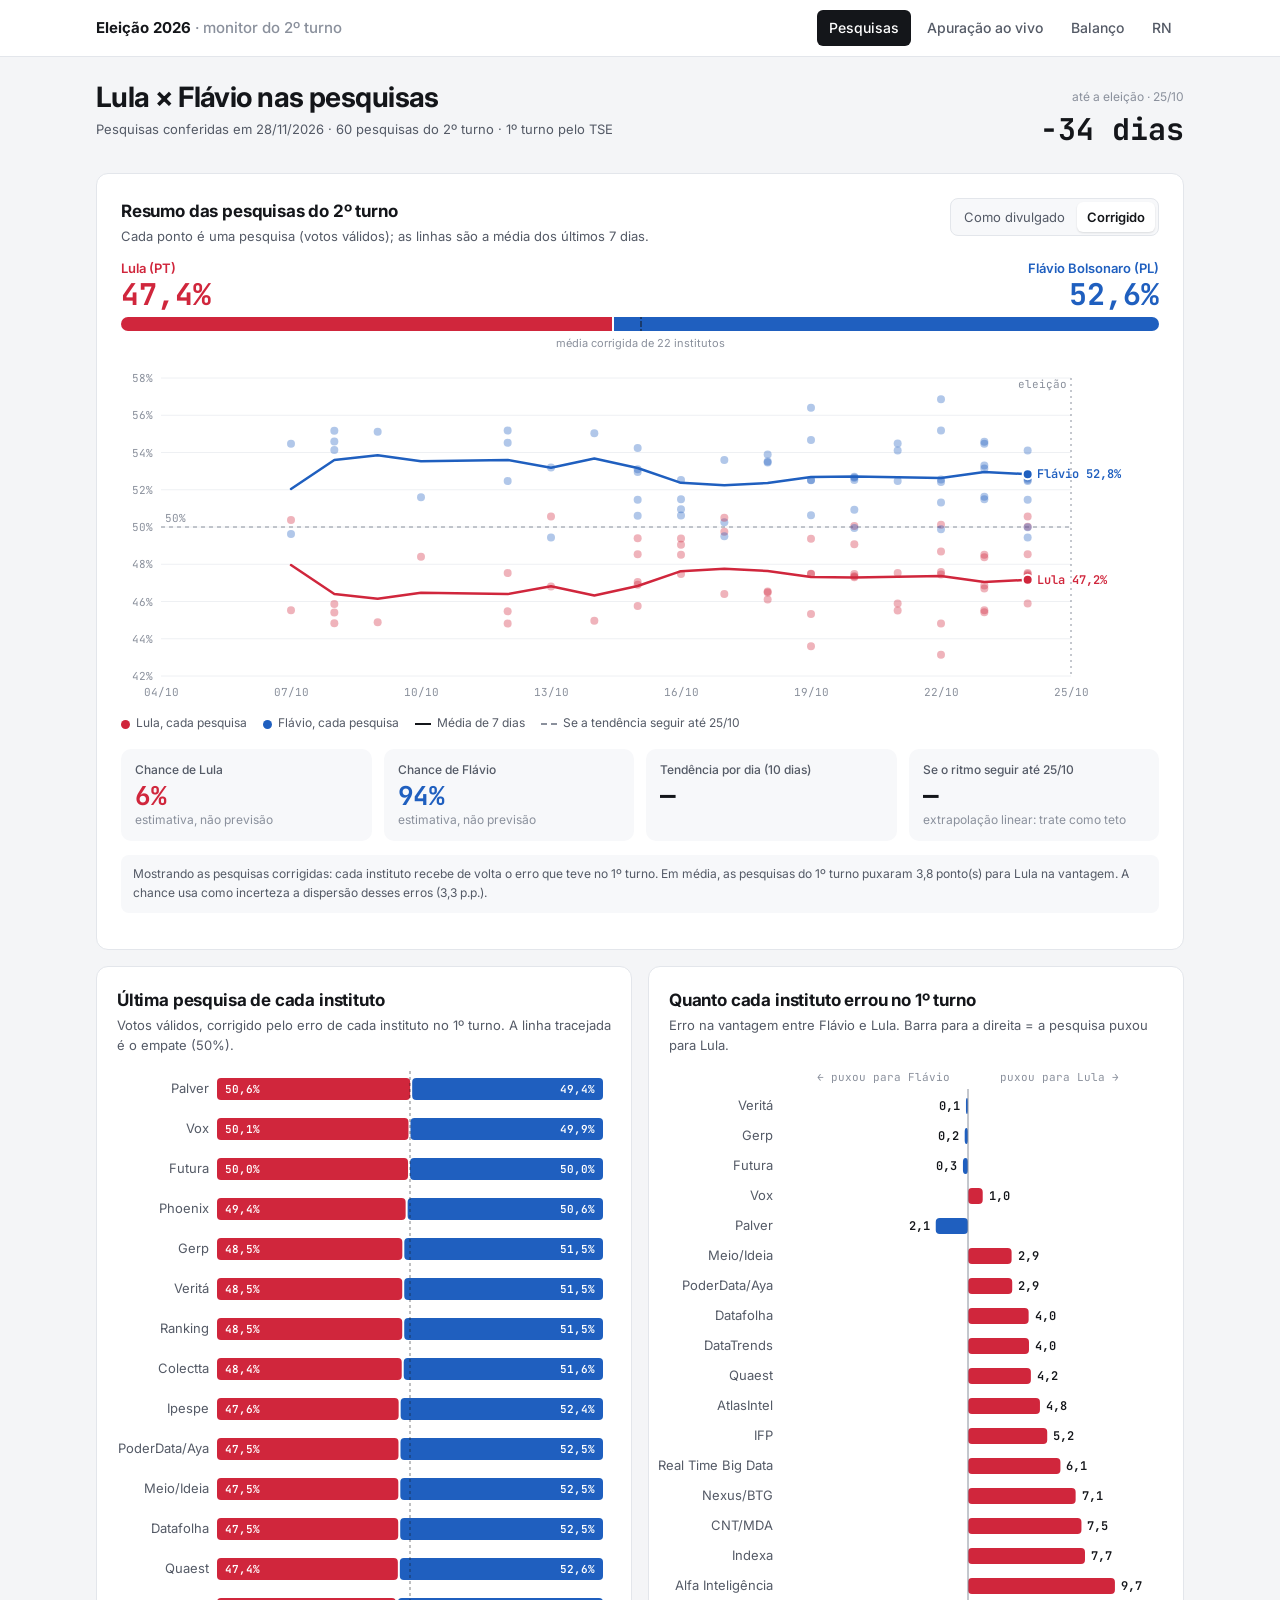
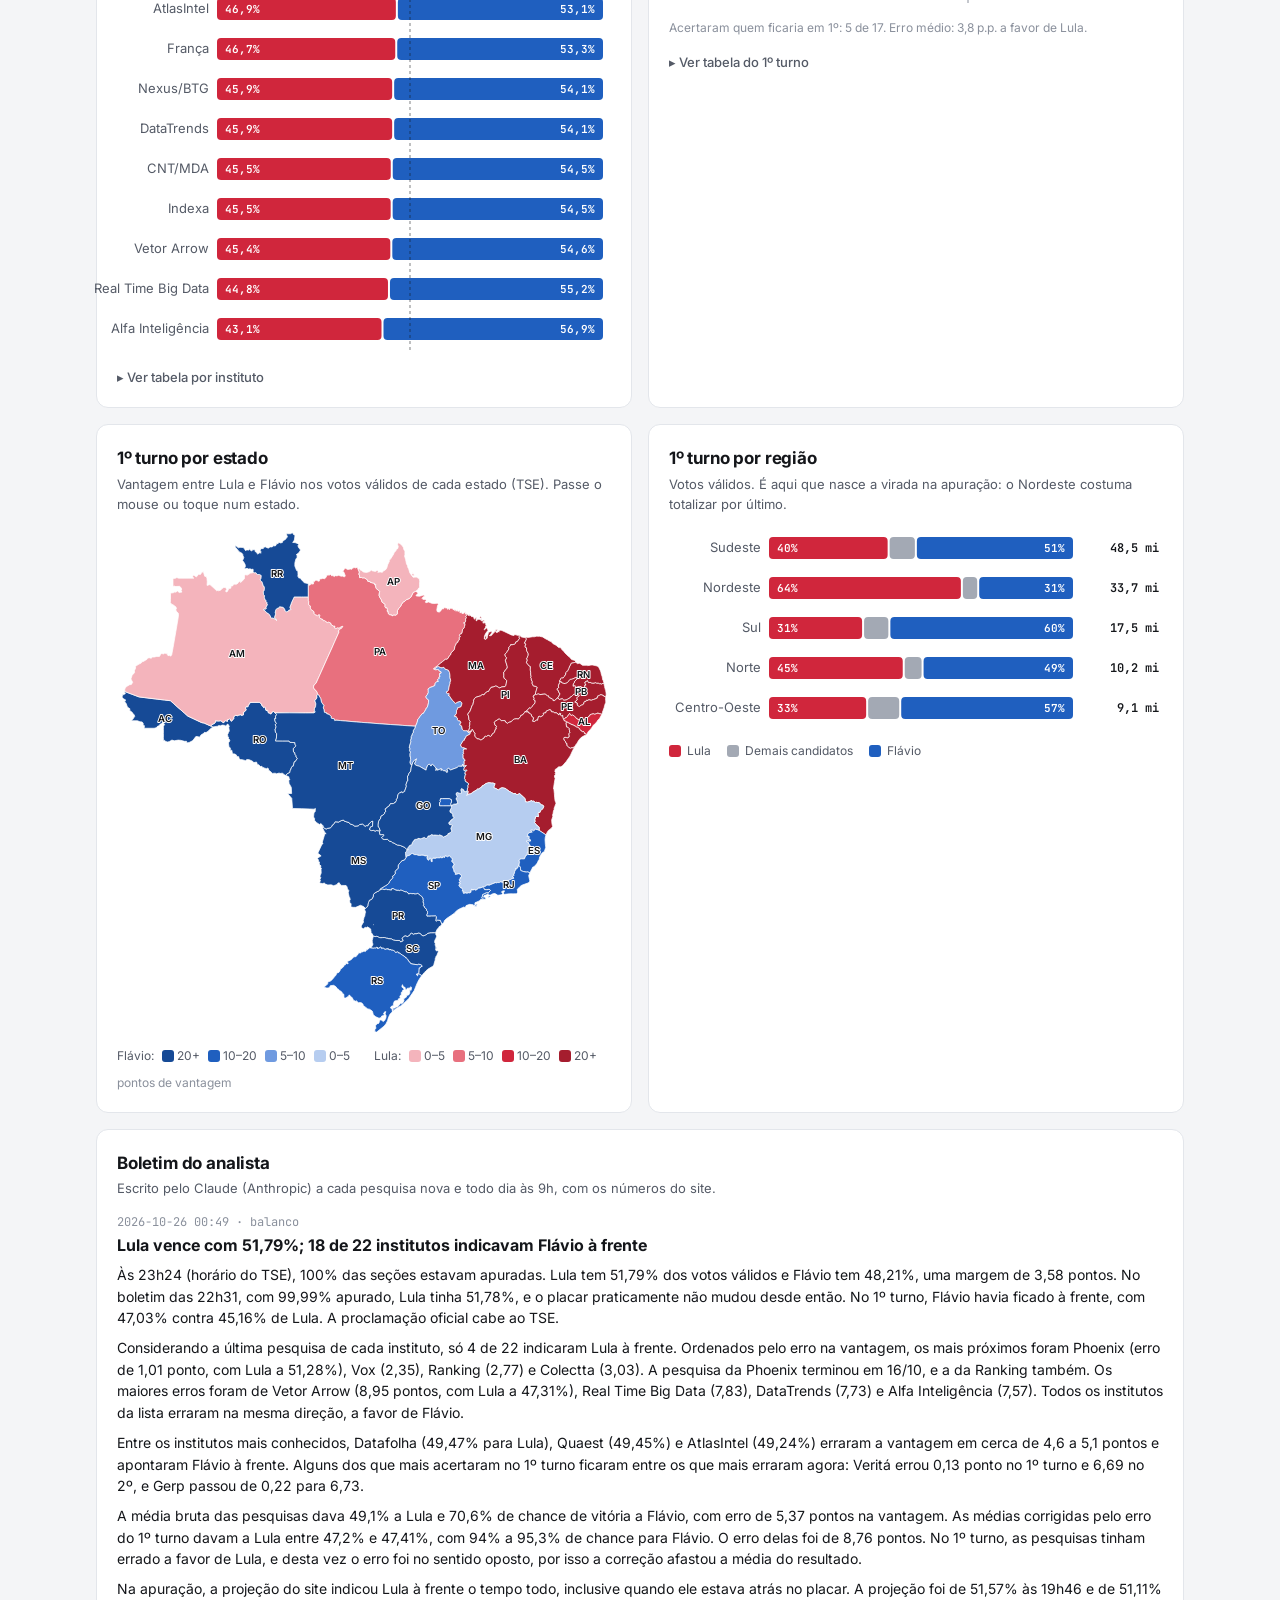
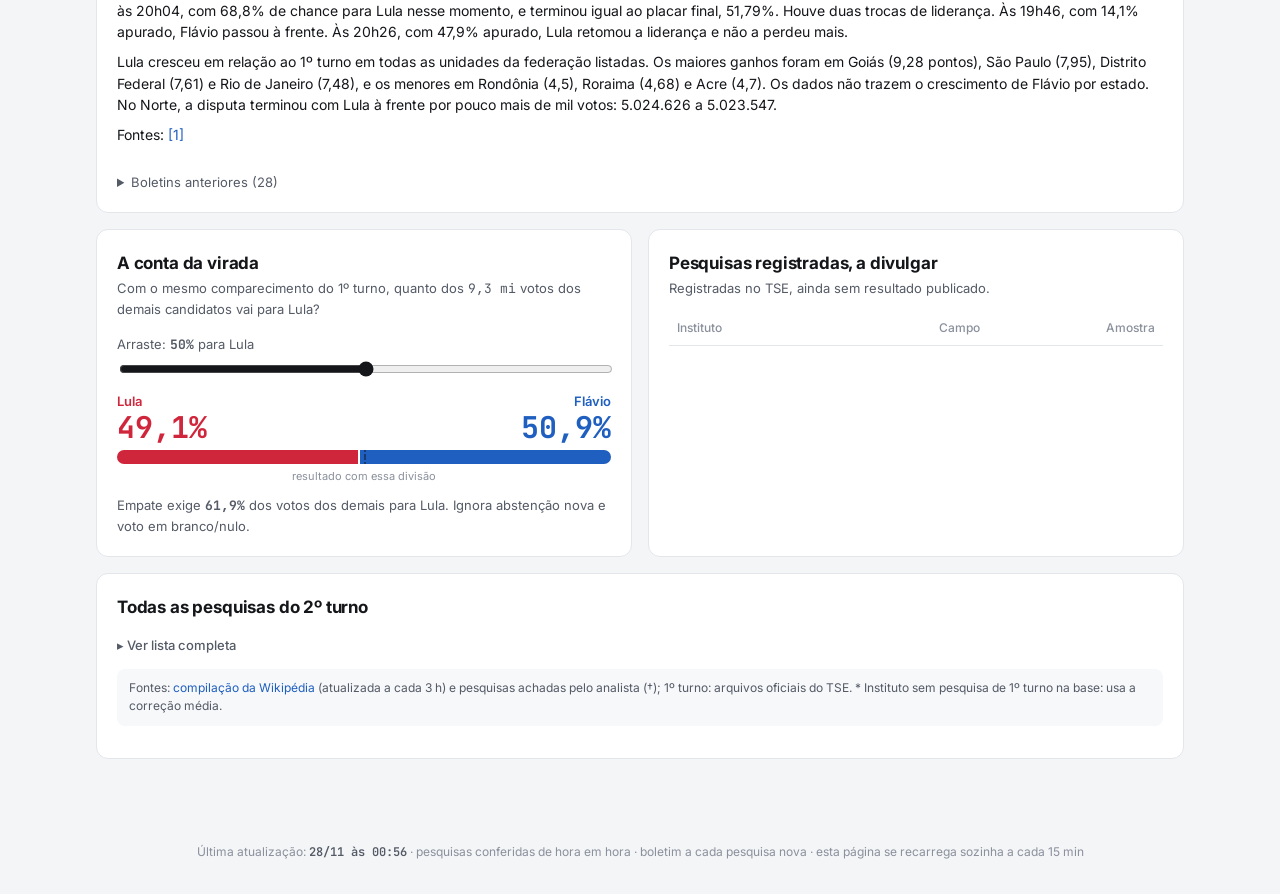
<file: index.html>
<!doctype html>
<html lang="pt-BR"><head><meta charset="utf-8"><title>Monitor Eleição 2026</title>
<meta http-equiv="refresh" content="0; url=painel/index.html"></head>
<body><a href="painel/index.html">Monitor Eleição 2026</a></body></html>
</file>
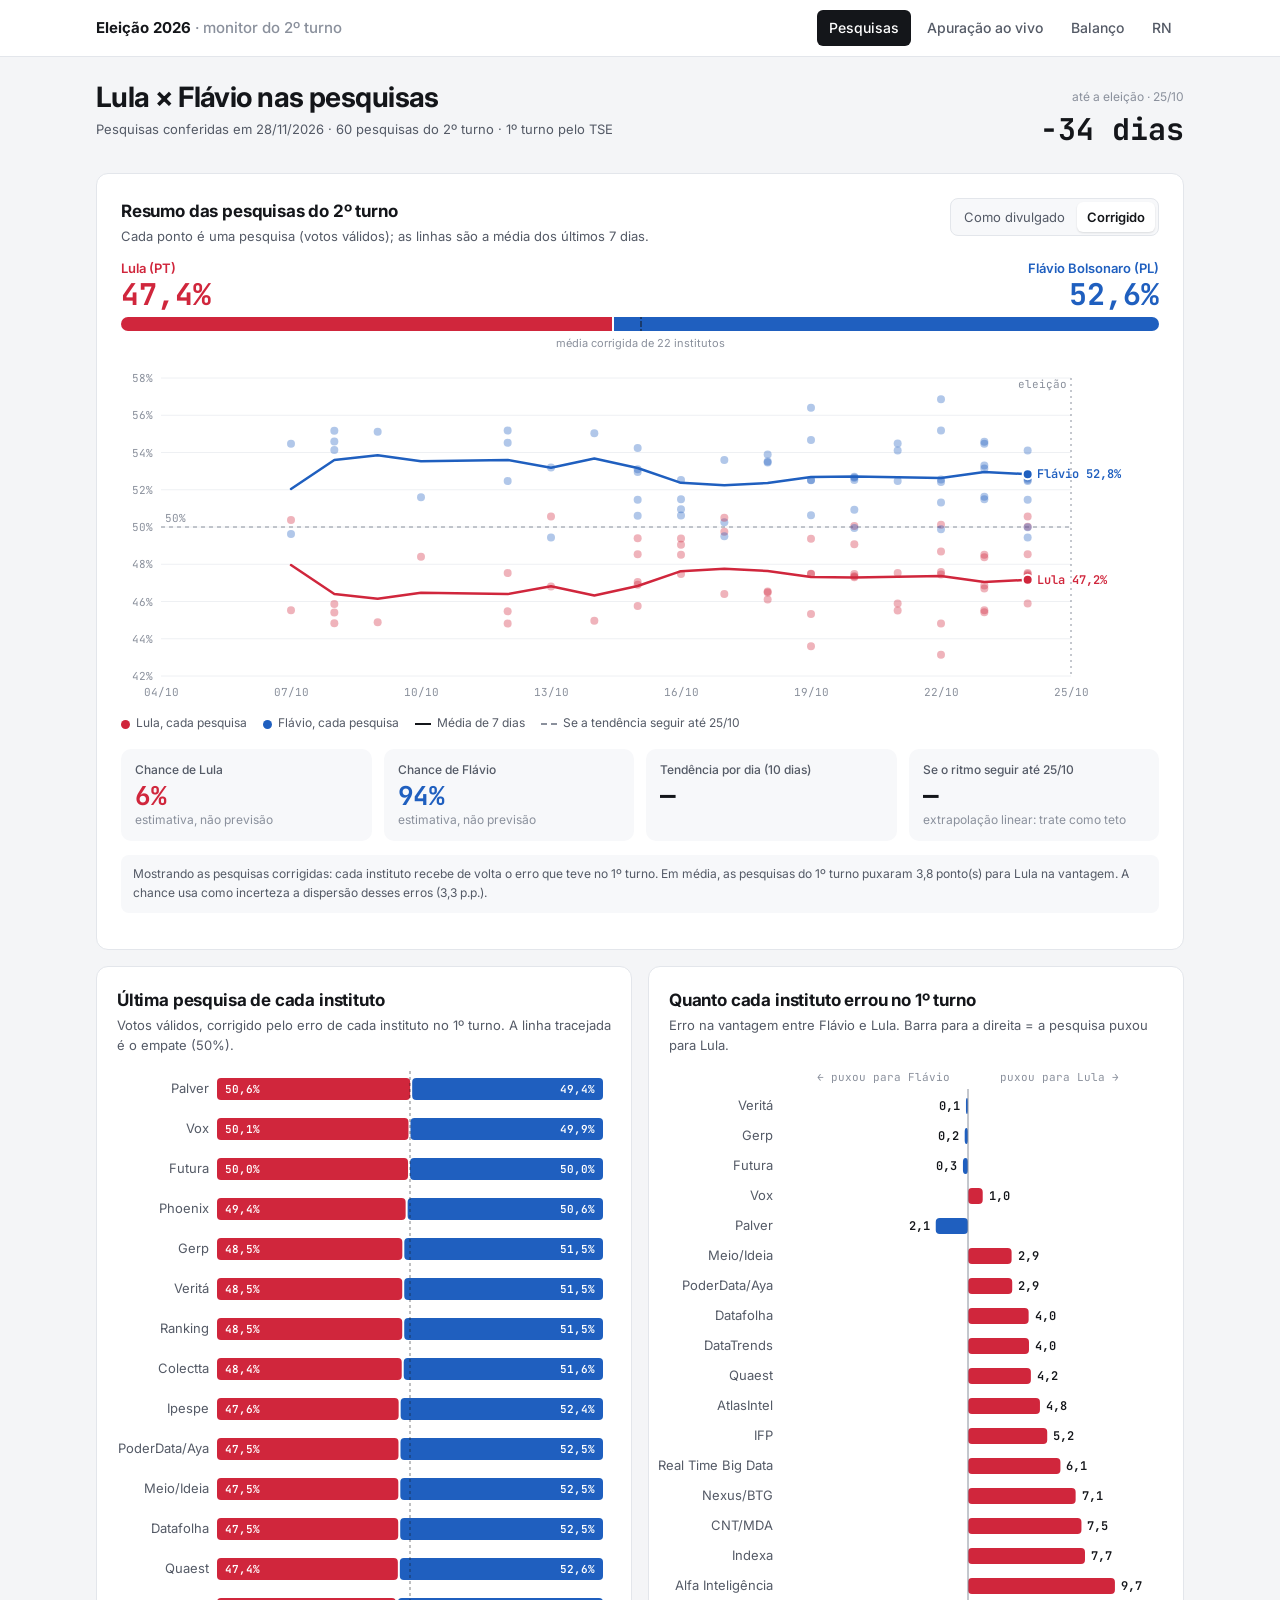
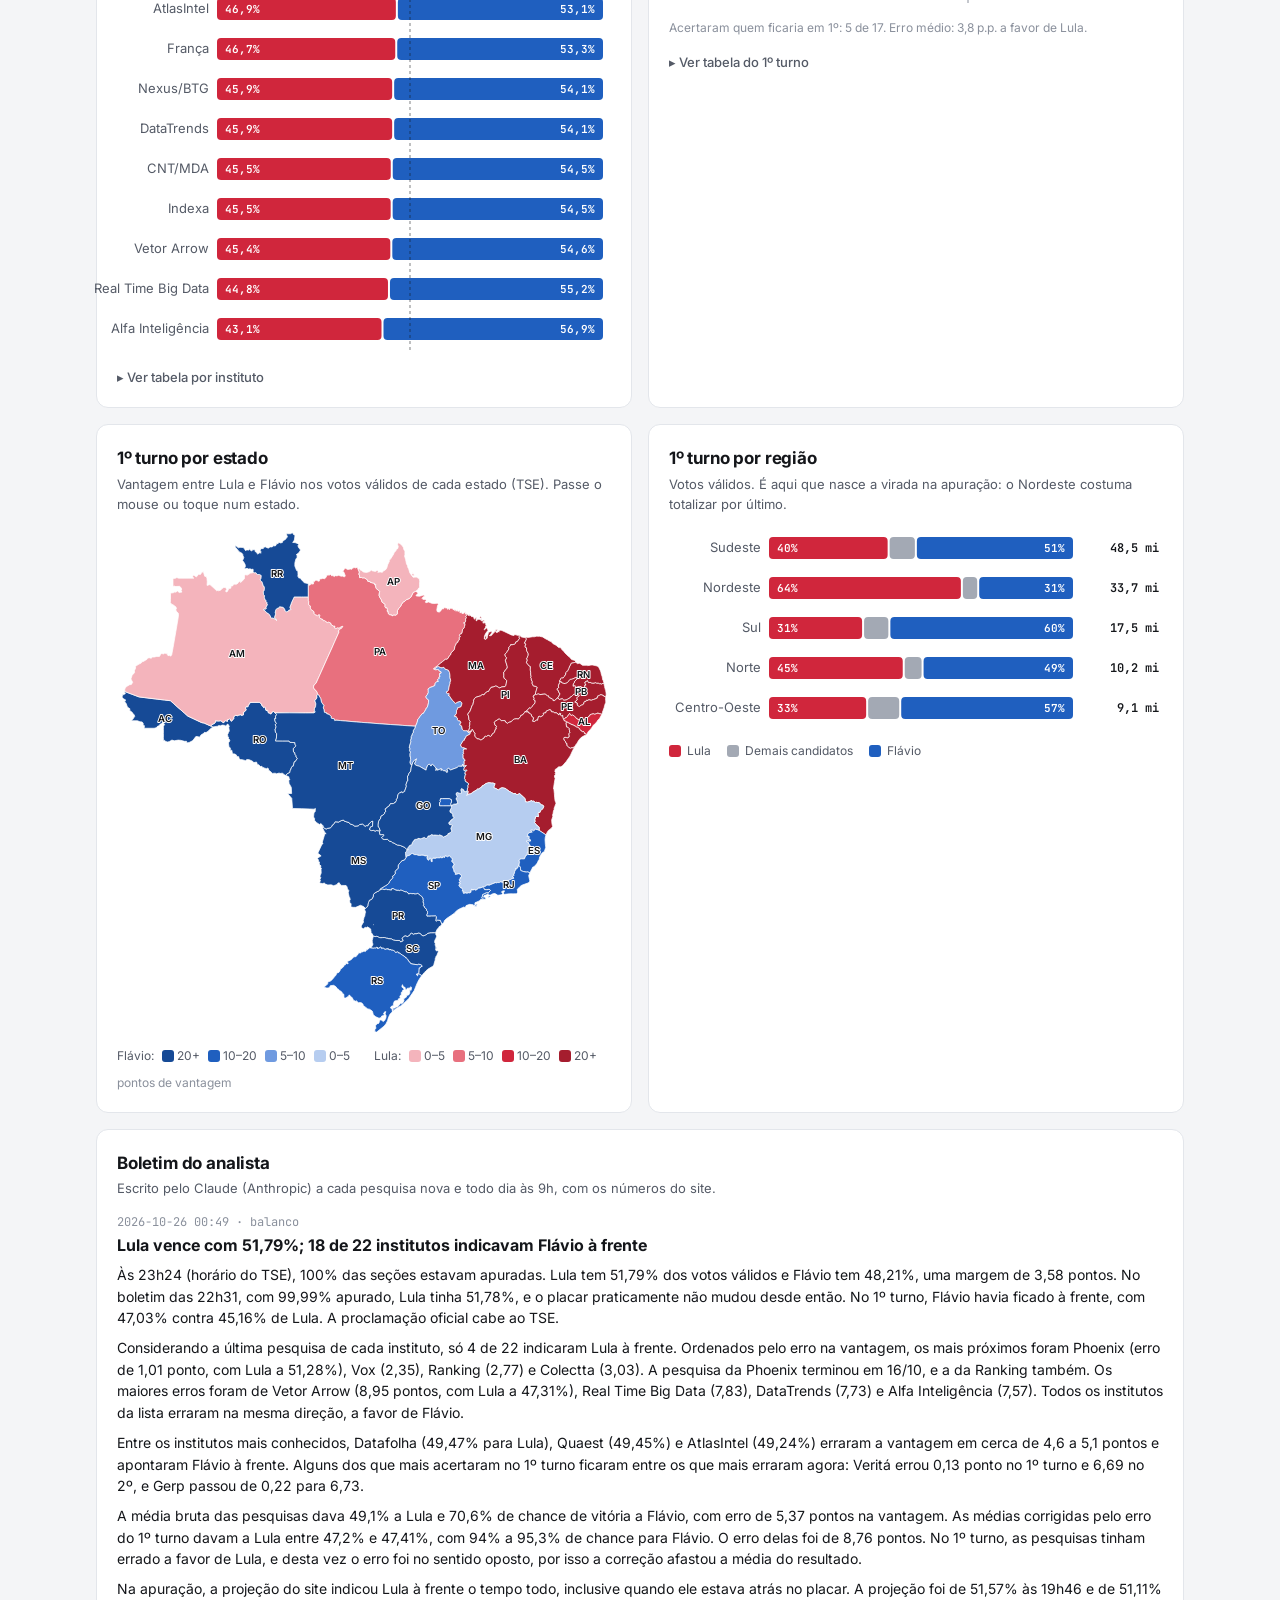
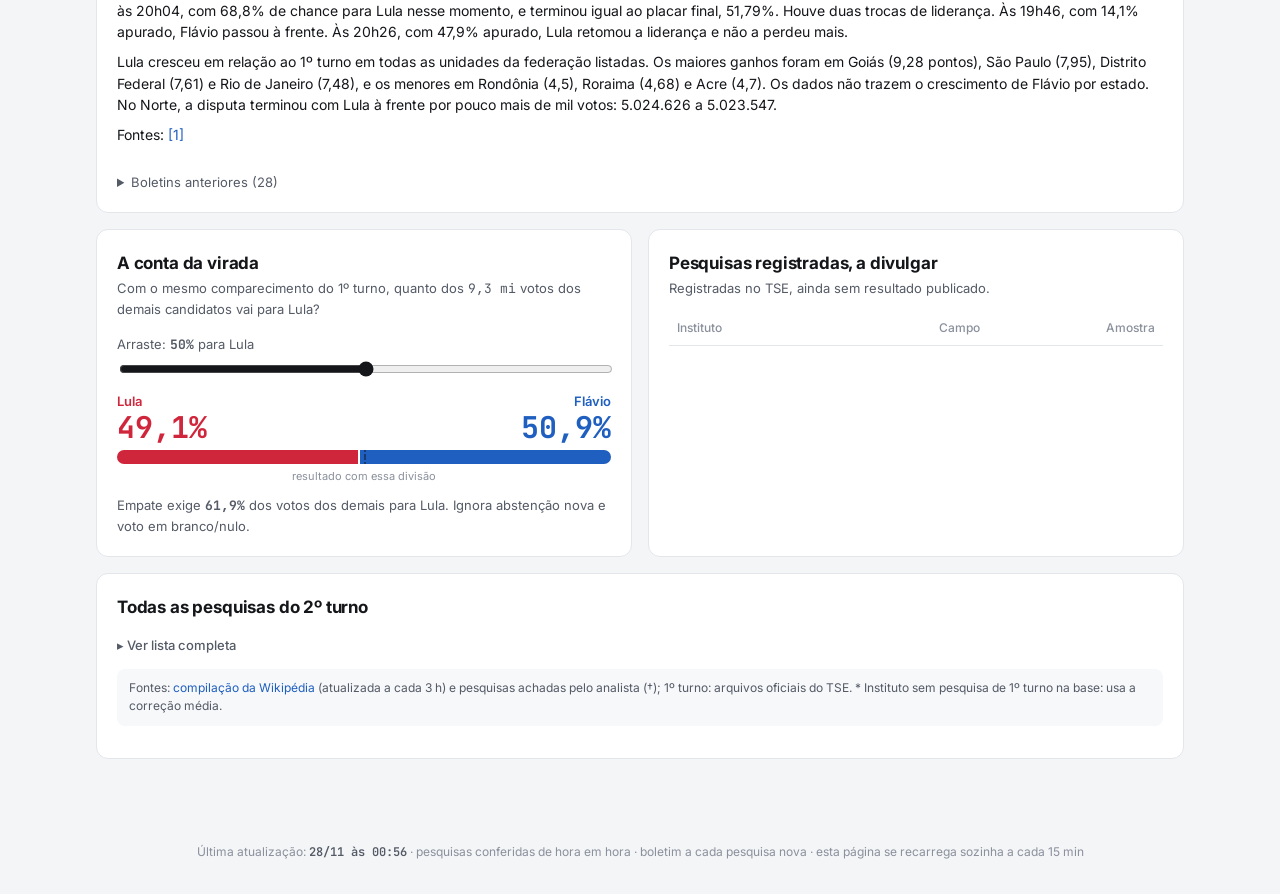
<file: painel/index.html>
<!doctype html>
<html lang="pt-BR">
<head>
<meta charset="utf-8">
<meta name="viewport" content="width=device-width, initial-scale=1">
<meta name="color-scheme" content="light">
<title>Monitor Eleição 2026</title>
<link rel="preconnect" href="https://fonts.googleapis.com">
<link href="https://fonts.googleapis.com/css2?family=Inter:wght@400;500;600;700&family=JetBrains+Mono:wght@400;600&display=swap" rel="stylesheet">
<link rel="stylesheet" href="estilo.css?v=13">
</head>
<body>
<nav class="barra-topo"><div class="dentro">
  <a class="marca" href="index.html">Eleição 2026<span> · monitor do 2º turno</span></a>
  <div class="abas"><a href="index.html" aria-current="page">Pesquisas</a><a href="apuracao.html">Apuração<span class="longo"> ao vivo</span></a><a href="balanco.html">Balanço</a><a href="rn-apuracao.html">RN</a></div>
</div></nav>

<main>
  <div class="titulo">
    <div>
      <h1>Lula × Flávio nas pesquisas</h1>
      <p class="sub" id="atualizado"></p>
    </div>
    <div class="contagem"><div class="mini">até a eleição · 25/10</div><div class="val num" id="dias"></div></div>
  </div>

  <section class="cartao principal">
    <div class="cabeca">
      <div>
        <h2>Resumo das pesquisas do 2º turno</h2>
        <p class="sub" style="margin:0">Cada ponto é uma pesquisa (votos válidos); as linhas são a média dos últimos 7 dias.</p>
      </div>
      <div class="seg" role="group" aria-label="Correção" id="modos">
        <button data-modo="bruta">Como divulgado</button>
        <button data-modo="instituto">Corrigido</button>
      </div>
    </div>
    <div id="duelo"></div>
    <div class="grafico" id="grafResumo" style="margin-top:12px"></div>
    <div class="legenda">
      <span><i class="ponto" style="background:var(--lula)"></i>Lula, cada pesquisa</span>
      <span><i class="ponto" style="background:var(--flavio)"></i>Flávio, cada pesquisa</span>
      <span><i class="linha" style="border-color:var(--texto)"></i>Média de 7 dias</span>
      <span><i class="tracejada" style="border-color:var(--texto-3)"></i>Se a tendência seguir até 25/10</span>
    </div>
    <div class="kpis" id="kpis" style="margin-top:16px"></div>
    <p class="aviso" id="explicaModo"></p>
  </section>

  <div class="grade">
    <section class="cartao">
      <h2>Última pesquisa de cada instituto</h2>
      <p class="sub" id="subInstitutos">Votos válidos. A linha tracejada é o empate (50%).</p>
      <div class="grafico" id="grafInstitutos"></div>
      <details class="tabela"><summary>Ver tabela por instituto</summary><div class="tabela-rola"><table id="institutos"></table></div></details>
    </section>
    <section class="cartao">
      <h2>Quanto cada instituto errou no 1º turno</h2>
      <p class="sub">Erro na vantagem entre Flávio e Lula. Barra para a direita = a pesquisa puxou para Lula.</p>
      <div class="grafico" id="grafErros"></div>
      <p class="mini" id="resumoErros"></p>
      <details class="tabela"><summary>Ver tabela do 1º turno</summary><div class="tabela-rola"><table id="erros1t"></table></div></details>
    </section>
  </div>

  <div class="grade">
    <section class="cartao">
      <h2>1º turno por estado</h2>
      <p class="sub">Vantagem entre Lula e Flávio nos votos válidos de cada estado (TSE). Passe o mouse ou toque num estado.</p>
      <div class="grafico" id="mapa1t"></div>
      <div id="legMapa1t"></div>
    </section>
    <section class="cartao">
      <h2>1º turno por região</h2>
      <p class="sub">Votos válidos. É aqui que nasce a virada na apuração: o Nordeste costuma totalizar por último.</p>
      <div class="grafico" id="grafRegioes"></div>
      <div class="legenda">
        <span><i style="background:var(--lula)"></i>Lula</span>
        <span><i style="background:var(--neutro)"></i>Demais candidatos</span>
        <span><i style="background:var(--flavio)"></i>Flávio</span>
      </div>
    </section>
  </div>

  <section class="cartao" id="secBoletins" style="display:none">
    <h2>Boletim do analista</h2>
    <p class="sub">Escrito pelo Claude (Anthropic) a cada pesquisa nova e todo dia às 9h, com os números do site.</p>
    <div id="boletins"></div>
  </section>

  <div class="grade">
    <section class="cartao">
      <h2>A conta da virada</h2>
      <p class="sub">Com o mesmo comparecimento do 1º turno, quanto dos <span class="num" id="outrosVotos"></span> votos dos demais candidatos vai para Lula?</p>
      <label for="transf" class="sub" style="display:block;margin-bottom:4px">Arraste: <b class="num" id="transfValor"></b> para Lula</label>
      <input type="range" id="transf" min="0" max="100" step="1" value="50">
      <div id="dueloTransf" style="margin-top:8px"></div>
      <p class="sub" id="empate" style="margin:10px 0 0"></p>
    </section>
    <section class="cartao">
      <h2>Pesquisas registradas, a divulgar</h2>
      <p class="sub">Registradas no TSE, ainda sem resultado publicado.</p>
      <div class="tabela-rola" style="margin-top:0"><table id="agenda"></table></div>
    </section>
  </div>

  <section class="cartao">
    <h2>Todas as pesquisas do 2º turno</h2>
    <details class="tabela"><summary>Ver lista completa</summary><div class="tabela-rola"><table id="lista2t"></table></div></details>
    <p class="aviso" id="fonte"></p>
  </section>
</main>
<footer class="rodape" id="rodape"></footer>

<script src="graficos.js?v=13"></script>
<script src="mapa-br.js?v=1"></script>
<script>document.write('<script src="dados.js?t=' + Date.now() + '"><\/script>'); /* sempre a versão mais nova dos dados, sem esperar o cache */</script>
<script>
(() => {
  const D = window.DADOS, P = D.pesquisas, BR = D.primeiro_turno.br;
  const fmt = (n, c = 1) => n.toLocaleString("pt-BR", { minimumFractionDigits: c, maximumFractionDigits: c });
  const sinal = (n, c = 1) => (n > 0 ? "+" : n < 0 ? "−" : "") + fmt(Math.abs(n), c);
  const milhoes = n => fmt(n / 1e6, 1) + " mi";
  const dataBR = s => s.slice(8, 10) + "/" + s.slice(5, 7);
  const dias = (a, b) => (new Date(b + "T12:00:00") - new Date(a + "T12:00:00")) / 864e5;
  const el = id => document.getElementById(id);
  const esc = G.esc;
  const HOJE = P.atualizado_em, ELEICAO = "2026-10-25";

  // Resultado real do 1º turno em % dos válidos (fonte: TSE).
  const real = { lula: 100 * BR.lula / BR.validos, flavio: 100 * BR.flavio / BR.validos };
  const margemReal = real.flavio - real.lula;

  // Pesquisa → votos válidos. Sem 'indecisos', o instituto já divulga válidos; com ele, a base é o que sobra.
  const validos1t = p => { const base = p.indecisos == null ? 100 : 100 - p.indecisos; return { lula: 100 * p.lula / base, flavio: 100 * p.flavio / base }; };
  const validos2t = p => ({ lula: 100 * p.lula / (p.lula + p.flavio), flavio: 100 * p.flavio / (p.lula + p.flavio) });

  // Erro de cada instituto no 1º turno, na vantagem Flávio − Lula.
  const erros = P.primeiro_turno_ultima_por_instituto.map(p => {
    const v = validos1t(p);
    return { ...p, v, erroMargem: (v.flavio - v.lula) - margemReal };
  }).sort((a, b) => a.erroMargem - b.erroMargem);
  const erroDe = Object.fromEntries(erros.map(e => [e.instituto, e.erroMargem]));
  const erroMedio = erros.reduce((s, e) => s + e.erroMargem, 0) / erros.length;
  const desvio = Math.sqrt(erros.reduce((s, e) => s + (e.erroMargem - erroMedio) ** 2, 0) / (erros.length - 1));

  // Correção: se o instituto subestimou Flávio em X pontos no 1º turno, devolve X ao 2º.
  const correcao = (inst, modo) => modo === "bruta" ? 0 : -(erroDe[inst] ?? erroMedio);
  const p2 = P.segundo_turno.map(p => ({ ...p, v: validos2t(p), margem: validos2t(p).flavio - validos2t(p).lula }))
    .sort((a, b) => b.fim.localeCompare(a.fim));
  const ultimas = {}; for (const p of p2) if (!ultimas[p.instituto]) ultimas[p.instituto] = p;

  function media(modo) {
    let soma = 0, pesos = 0;
    for (const p of Object.values(ultimas)) {
      const peso = Math.sqrt(Math.min(p.amostra, 5000)) * Math.exp(-dias(p.fim, HOJE) / 7);
      soma += peso * (p.margem + correcao(p.instituto, modo)); pesos += peso;
    }
    return { margem: soma / pesos, n: Object.keys(ultimas).length };
  }
  function tendencia(modo) {
    const pts = p2.filter(p => dias(p.fim, HOJE) <= 10).map(p => ({ x: -dias(p.fim, HOJE), y: p.margem + correcao(p.instituto, modo) }));
    if (pts.length < 4) return null;
    const mx = pts.reduce((a, p) => a + p.x, 0) / pts.length, my = pts.reduce((a, p) => a + p.y, 0) / pts.length;
    const sxx = pts.reduce((a, p) => a + (p.x - mx) ** 2, 0);
    const b = pts.reduce((a, p) => a + (p.x - mx) * (p.y - my), 0) / sxx;
    const res = Math.sqrt(pts.reduce((a, p) => a + (p.y - (my + b * (p.x - mx))) ** 2, 0) / (pts.length - 2));
    return { b, ic: 1.96 * res / Math.sqrt(sxx), hoje: my - b * mx, dia25: my + b * (dias(HOJE, ELEICAO) - mx), n: pts.length };
  }
  const phi = x => { const t = 1 / (1 + .2316419 * Math.abs(x)); const d = .3989423 * Math.exp(-x * x / 2);
    const p = d * t * (.3193815 + t * (-.3565638 + t * (1.781478 + t * (-1.821256 + t * 1.330274)))); return x > 0 ? 1 - p : p; };
  const kpi = (rot, val, det = "", cls = "") => `<div class="kpi"><div class="rot">${rot}</div><div class="val num ${cls}">${val}</div><div class="det">${det}</div></div>`;

  el("atualizado").textContent = `Pesquisas conferidas em ${dataBR(HOJE)}/2026 · ${p2.length} pesquisas do 2º turno · 1º turno pelo TSE`;
  el("dias").textContent = Math.round(dias(HOJE, ELEICAO)) + " dias";

  // ------------------------------------------------ resumo principal
  let modo = "instituto";
  function desenhaResumo() {
    document.querySelectorAll("#modos button").forEach(b => b.setAttribute("aria-pressed", b.dataset.modo === modo));
    const m = media(modo), t = tendencia(modo);
    const lula = 50 - m.margem / 2, flavio = 50 + m.margem / 2;
    const chanceF = phi(m.margem / desvio);
    G.duelo(el("duelo"), lula, flavio, "Lula (PT)", "Flávio Bolsonaro (PL)", `média ${modo === "bruta" ? "como divulgada" : "corrigida"} de ${m.n} institutos`);

    const pontoL = p => 50 - (p.margem + correcao(p.instituto, modo)) / 2;
    // Média móvel de 7 dias em cada data de término, com só a pesquisa mais recente de cada instituto na janela.
    const datas = [...new Set(p2.map(p => p.fim))].sort();
    const mediaEm = dt => { const janela = {}; for (const p of p2) if (dias(p.fim, dt) >= 0 && dias(p.fim, dt) < 7 && !janela[p.instituto]) janela[p.instituto] = p;
      const v = Object.values(janela); return v.reduce((a, p) => a + pontoL(p), 0) / v.length; };
    const serieL = datas.map(dt => [dt, mediaEm(dt)]);
    const vals = p2.map(pontoL);
    const lim = Math.max(8, Math.ceil(Math.max(...vals.map(v => Math.abs(v - 50))) + 1));
    const series = [
      { nome: "Lula", cor: "var(--lula)", pontos: serieL },
      { nome: "Flávio", cor: "var(--flavio)", pontos: serieL.map(([d, v]) => [d, 100 - v]) },
    ];
    if (t) {
      const ultimo = serieL.at(-1)[0];
      const fimL = 50 - t.dia25 / 2, iniL = serieL.at(-1)[1];
      series.push({ nome: "", cor: "var(--lula)", pontos: [[ultimo, iniL], [ELEICAO, fimL]], tracejada: true, largura: 1.5, opacidade: .45, rotulo: false });
      series.push({ nome: "", cor: "var(--flavio)", pontos: [[ultimo, 100 - iniL], [ELEICAO, 100 - fimL]], tracejada: true, largura: 1.5, opacidade: .45, rotulo: false });
    }
    G.linhas(el("grafResumo"), {
      rotulo: "Lula e Flávio nas pesquisas do 2º turno",
      x: { min: "2026-10-04", max: ELEICAO },
      y: { min: 50 - lim, max: 50 + lim, passo: lim > 10 ? 4 : 2, fmt: v => v + "%", fmtValor: v => fmt(v) + "%" },
      series,
      pontos: p2.flatMap(p => [{ x: p.fim, y: pontoL(p), cor: "var(--lula)" }, { x: p.fim, y: 100 - pontoL(p), cor: "var(--flavio)" }]),
      refY: [{ y: 50, rotulo: "50%" }],
      refX: [{ x: HOJE, rotulo: "hoje" }, { x: ELEICAO, rotulo: "eleição" }],
      dicaX: dt => {
        const doDia = p2.filter(p => p.fim === dt);
        const mm = serieL.find(s => s[0] === dt);
        return `<b>${dataBR(dt)}</b>` + (mm ? `<br>Média: <span class="q" style="background:var(--lula)"></span>${fmt(mm[1])}% × <span class="q" style="background:var(--flavio)"></span>${fmt(100 - mm[1])}%` : "") +
          doDia.map(p => `<br>${esc(p.instituto)}: ${fmt(pontoL(p))}% × ${fmt(100 - pontoL(p))}%`).join("");
      },
    });

    const tTexto = t ? `${t.b === 0 ? "estável" : (t.b > 0 ? "Flávio" : "Lula") + " +" + fmt(Math.abs(t.b), 2)}` : "—";
    el("kpis").innerHTML =
      kpi("Chance de Lula", fmt(100 * (1 - chanceF), 0) + "%", "estimativa, não previsão", "lula") +
      kpi("Chance de Flávio", fmt(100 * chanceF, 0) + "%", "estimativa, não previsão", "flavio") +
      kpi("Tendência por dia (10 dias)", tTexto, t ? (Math.abs(t.b) < t.ic ? "não dá para distinguir de estabilidade" : `±${fmt(t.ic, 2)} por dia (95%)`) : "") +
      kpi("Se o ritmo seguir até 25/10", t ? (t.dia25 >= 0 ? "Flávio " : "Lula ") + sinal(Math.abs(t.dia25)) : "—", "extrapolação linear: trate como teto");
    el("explicaModo").innerHTML = modo === "bruta"
      ? "Mostrando as pesquisas como foram divulgadas, convertidas para votos válidos."
      : `Mostrando as pesquisas corrigidas: cada instituto recebe de volta o erro que teve no 1º turno. Em média, as pesquisas do 1º turno puxaram ${fmt(Math.abs(erroMedio))} ponto(s) para ${erroMedio < 0 ? "Lula" : "Flávio"} na vantagem. A chance usa como incerteza a dispersão desses erros (${fmt(desvio)} p.p.).`;
    desenhaInstitutos();
  }
  document.querySelectorAll("#modos button").forEach(b => b.addEventListener("click", () => { modo = b.dataset.modo; desenhaResumo(); }));

  // ------------------------------------------------ última pesquisa de cada instituto
  function desenhaInstitutos() {
    // Uma barra Lula × Flávio por instituto, no mesmo modo (divulgado ou corrigido) do gráfico principal.
    const lista = Object.values(ultimas).map(p => { const L = 50 - (p.margem + correcao(p.instituto, modo)) / 2; return { p, L, F: 100 - L }; })
      .sort((a, b) => b.L - a.L);
    el("subInstitutos").textContent = `Votos válidos, ${modo === "bruta" ? "como divulgado" : "corrigido pelo erro de cada instituto no 1º turno"}. A linha tracejada é o empate (50%).`;
    G.empilhadas(el("grafInstitutos"), {
      direita: true, meio: true, larguraDireita: 112, direitaCelular: false,
      itens: lista.map(l => {
        const v = Math.abs(l.L - l.F), quem = l.L > l.F ? "Lula" : l.F > l.L ? "Flávio" : "Empate";
        return {
          rotulo: l.p.instituto,
          partes: [{ valor: l.L, cor: "var(--lula)", texto: fmt(l.L) + "%" }, { valor: l.F, cor: "var(--flavio)", texto: fmt(l.F) + "%" }],
          direita: quem === "Empate" ? "empate" : `${quem} +${fmt(v)}`, corDireita: quem === "Lula" ? "var(--lula)" : quem === "Flávio" ? "var(--flavio)" : null,
          dica: `<b>${esc(l.p.instituto)}</b> · campo ${dataBR(l.p.inicio)}–${dataBR(l.p.fim)}<br>Divulgado (válidos): Lula ${fmt(l.p.v.lula)}% × Flávio ${fmt(l.p.v.flavio)}%` +
            (modo === "bruta" ? "" : `<br>Corrigido: Lula ${fmt(l.L)}% × Flávio ${fmt(l.F)}%${erroDe[l.p.instituto] == null ? " (erro médio)" : ""}`) +
            `<br>Amostra ${l.p.amostra.toLocaleString("pt-BR")}`,
        };
      }),
    });
  }

  // ------------------------------------------------ erros do 1º turno
  const maxErro = Math.ceil(Math.max(...erros.map(e => Math.abs(e.erroMargem))));
  G.barras(el("grafErros"), {
    divergente: true, max: maxErro, rotuloNeg: "← puxou para Flávio", rotuloPos: "puxou para Lula →",
    itens: [...erros].sort((a, b) => Math.abs(a.erroMargem) - Math.abs(b.erroMargem)).map(e => ({
      rotulo: e.instituto, valor: -e.erroMargem, cor: e.erroMargem < 0 ? "var(--lula)" : "var(--flavio)",
      texto: fmt(Math.abs(e.erroMargem)),
      dica: `<b>${esc(e.instituto)}</b> · ${dataBR(e.fim)}<br>Pesquisa: Lula ${fmt(e.v.lula)}% × Flávio ${fmt(e.v.flavio)}%<br>Urna: Lula ${fmt(real.lula)}% × Flávio ${fmt(real.flavio)}%<br>Líder certo? ${e.v.flavio > e.v.lula ? "sim" : "não"}`,
    })),
  });
  const acertaram = erros.filter(e => e.v.flavio > e.v.lula).length;
  el("resumoErros").textContent = `Acertaram quem ficaria em 1º: ${acertaram} de ${erros.length}. Erro médio: ${fmt(Math.abs(erroMedio))} p.p. a favor de ${erroMedio < 0 ? "Lula" : "Flávio"}.`;
  el("erros1t").innerHTML = `<tr><th>Instituto</th><th>Data</th><th>Lula</th><th>Flávio</th><th>Erro vantagem</th><th>Líder certo?</th></tr>` +
    `<tr class="destaque"><td>Resultado TSE</td><td class="num">04/10</td><td class="num">${fmt(real.lula)}</td><td class="num">${fmt(real.flavio)}</td><td></td><td></td></tr>` +
    [...erros].sort((a, b) => Math.abs(a.erroMargem) - Math.abs(b.erroMargem)).map(e => `<tr><td>${esc(e.instituto)}</td><td class="num">${dataBR(e.fim)}</td><td class="num">${fmt(e.v.lula)}</td><td class="num">${fmt(e.v.flavio)}</td><td class="num">${sinal(e.erroMargem)}</td><td>${e.v.flavio > e.v.lula ? "sim" : "não"}</td></tr>`).join("");

  // ------------------------------------------------ tabela por instituto (2º turno)
  el("institutos").innerHTML = `<tr><th>Instituto</th><th>Nº</th><th>Lula 1ª → última</th><th>Variação</th><th>Erro 1º turno</th></tr>` +
    [...new Set(p2.map(p => p.instituto))].map(nome => {
      const meus = p2.filter(p => p.instituto === nome).sort((a, b) => a.fim.localeCompare(b.fim));
      const d = meus.at(-1).v.lula - meus[0].v.lula;
      return `<tr><td>${esc(nome)}</td><td class="num">${meus.length}</td><td class="num">${fmt(meus[0].v.lula)} → ${fmt(meus.at(-1).v.lula)}</td><td class="num">${meus.length > 1 ? sinal(d) : "—"}</td><td class="num">${erroDe[nome] == null ? "—" : sinal(erroDe[nome])}</td></tr>`;
    }).join("");

  // ------------------------------------------------ conta da virada
  el("outrosVotos").textContent = milhoes(BR.outros);
  const empate = (BR.flavio - BR.lula + BR.outros) / (2 * BR.outros);
  function desenhaTransf() {
    const t = +el("transf").value / 100;
    el("transfValor").textContent = fmt(100 * t, 0) + "%";
    G.duelo(el("dueloTransf"), BR.lula + t * BR.outros, BR.flavio + (1 - t) * BR.outros, "Lula", "Flávio", "resultado com essa divisão");
    el("empate").innerHTML = `Empate exige <b class="num">${fmt(100 * empate)}%</b> dos votos dos demais para Lula. Ignora abstenção nova e voto em branco/nulo.`;
  }
  el("transf").addEventListener("input", desenhaTransf);
  desenhaTransf();

  // ------------------------------------------------ regiões (1º turno)
  const nomes = { N: "Norte", NE: "Nordeste", CO: "Centro-Oeste", SE: "Sudeste", S: "Sul", EX: "Exterior" };
  const reg = {};
  for (const [uf, r] of Object.entries(D.primeiro_turno)) { if (uf === "br") continue;
    const g = reg[r.regiao] ??= { lula: 0, flavio: 0, outros: 0, validos: 0 }; g.lula += r.lula; g.flavio += r.flavio; g.outros += r.outros; g.validos += r.validos; }
  G.empilhadas(el("grafRegioes"), {
    direita: true,
    itens: Object.entries(reg).filter(([k]) => k !== "EX").sort((a, b) => b[1].validos - a[1].validos).map(([k, g]) => ({
      rotulo: nomes[k], direita: milhoes(g.validos),
      partes: [{ valor: g.lula, cor: "var(--lula)", texto: fmt(100 * g.lula / g.validos, 0) + "%" }, { valor: g.outros, cor: "var(--neutro)" },
               { valor: g.flavio, cor: "var(--flavio)", texto: fmt(100 * g.flavio / g.validos, 0) + "%" }],
      dica: `<b>${nomes[k]}</b> · ${milhoes(g.validos)} válidos<br>Lula ${fmt(100 * g.lula / g.validos)}% · Flávio ${fmt(100 * g.flavio / g.validos)}% · demais ${fmt(100 * g.outros / g.validos)}%<br>Saldo: ${g.lula > g.flavio ? "Lula" : "Flávio"} +${milhoes(Math.abs(g.lula - g.flavio))}`,
    })),
  });

  // ------------------------------------------------ mapa do 1º turno
  const NOMES_UF = { ac: "Acre", al: "Alagoas", am: "Amazonas", ap: "Amapá", ba: "Bahia", ce: "Ceará", df: "Distrito Federal", es: "Espírito Santo", go: "Goiás", ma: "Maranhão", mg: "Minas Gerais", ms: "Mato Grosso do Sul", mt: "Mato Grosso", pa: "Pará", pb: "Paraíba", pe: "Pernambuco", pi: "Piauí", pr: "Paraná", rj: "Rio de Janeiro", rn: "Rio Grande do Norte", ro: "Rondônia", rr: "Roraima", rs: "Rio Grande do Sul", sc: "Santa Catarina", se: "Sergipe", sp: "São Paulo", to: "Tocantins" };
  const valores1t = {};
  for (const [uf, r] of Object.entries(D.primeiro_turno)) {
    if (!NOMES_UF[uf]) continue;
    const l = 100 * r.lula / r.validos, f = 100 * r.flavio / r.validos, m = l - f;
    valores1t[uf] = { cor: G.corMargem(m),
      dica: `<b>${NOMES_UF[uf]}</b><br>Lula ${fmt(l)}% · Flávio ${fmt(f)}% · demais ${fmt(100 - l - f)}%<br>Vantagem: ${m >= 0 ? "Lula" : "Flávio"} +${fmt(Math.abs(m))} · ${milhoes(r.validos)} válidos` };
  }
  G.mapa(el("mapa1t"), { valores: valores1t, rotulo: "Resultado do 1º turno por estado" });
  el("legMapa1t").innerHTML = G.legendaMapa();

  // ------------------------------------------------ boletins
  const bol = D.boletins || [];
  if (bol.length) {
    el("secBoletins").style.display = "block";
    const bloco = b => `<div class="boletim"><div class="quando num">${esc(b.quando).replace("T", " ").slice(0, 16)} · ${esc(b.tipo)}</div>` +
      `<h3>${esc(b.titulo)}</h3>${(b.paragrafos || []).map(t => `<p>${esc(t)}</p>`).join("")}` +
      `${(b.fontes || []).length ? `<p class="mini">Fontes: ${b.fontes.map((u, i) => `<a href="${esc(u)}" rel="noopener">[${i + 1}]</a>`).join(" ")}</p>` : ""}</div>`;
    el("boletins").innerHTML = bloco(bol[0]) + (bol.length > 1 ? `<details class="anteriores"><summary>Boletins anteriores (${bol.length - 1})</summary>${bol.slice(1).map(bloco).join("")}</details>` : "");
  }

  // ------------------------------------------------ agenda e lista completa
  el("agenda").innerHTML = `<tr><th>Instituto</th><th>Campo</th><th>Amostra</th></tr>` +
    [...P.segundo_turno_a_divulgar].sort((a, b) => a.fim.localeCompare(b.fim)).map(p =>
      `<tr class="pend"><td>${esc(p.instituto)}</td><td class="num">${dataBR(p.inicio)}–${dataBR(p.fim)}</td><td class="num">${p.amostra.toLocaleString("pt-BR")}</td></tr>`).join("") ||
    `<tr><td colspan="3" class="sub">Nenhuma no momento.</td></tr>`;
  el("lista2t").innerHTML = `<tr><th>Instituto</th><th>Campo</th><th>Amostra</th><th>Divulgado L × F</th><th>Válidos Lula</th><th>Válidos Flávio</th><th>Corrigida</th></tr>` +
    p2.map(p => { const c = p.margem + correcao(p.instituto, "instituto");
      return `<tr><td>${esc(p.instituto)}${p.fonte === "extra" ? " †" : ""}</td><td class="num">${dataBR(p.inicio)}–${dataBR(p.fim)}</td><td class="num">${p.amostra.toLocaleString("pt-BR")}</td>` +
        `<td class="num">${fmt(p.lula)} × ${fmt(p.flavio)}</td><td class="num">${fmt(p.v.lula)}</td><td class="num">${fmt(p.v.flavio)}</td>` +
        `<td class="num">${c >= 0 ? "F" : "L"} +${fmt(Math.abs(c))}${erroDe[p.instituto] == null ? "*" : ""}</td></tr>`; }).join("");
  el("fonte").innerHTML = `Fontes: <a href="${P.fonte}">compilação da Wikipédia</a> (atualizada a cada 3 h) e pesquisas achadas pelo analista (†); 1º turno: arquivos oficiais do TSE. * Instituto sem pesquisa de 1º turno na base: usa a correção média.`;

  // Rodapé: quando o robô conferiu as pesquisas pela última vez e o ritmo de cada atualização.
  const conf = P.conferido_em || P.atualizado_em;
  const quando = conf.length > 10 ? `${dataBR(conf)} às ${conf.slice(11, 16)}` : dataBR(conf);
  el("rodape").innerHTML = `Última atualização: <b class="num">${quando}</b> · pesquisas conferidas de hora em hora · boletim a cada pesquisa nova · esta página se recarrega sozinha a cada 15 min`;

  desenhaResumo();
  // O robô atualiza as pesquisas a cada 3 h; a página se recarrega a cada 15 min para pegar a versão nova.
  setTimeout(() => location.reload(), 15 * 60 * 1000);
})();
</script>
</body>
</html>
</file>
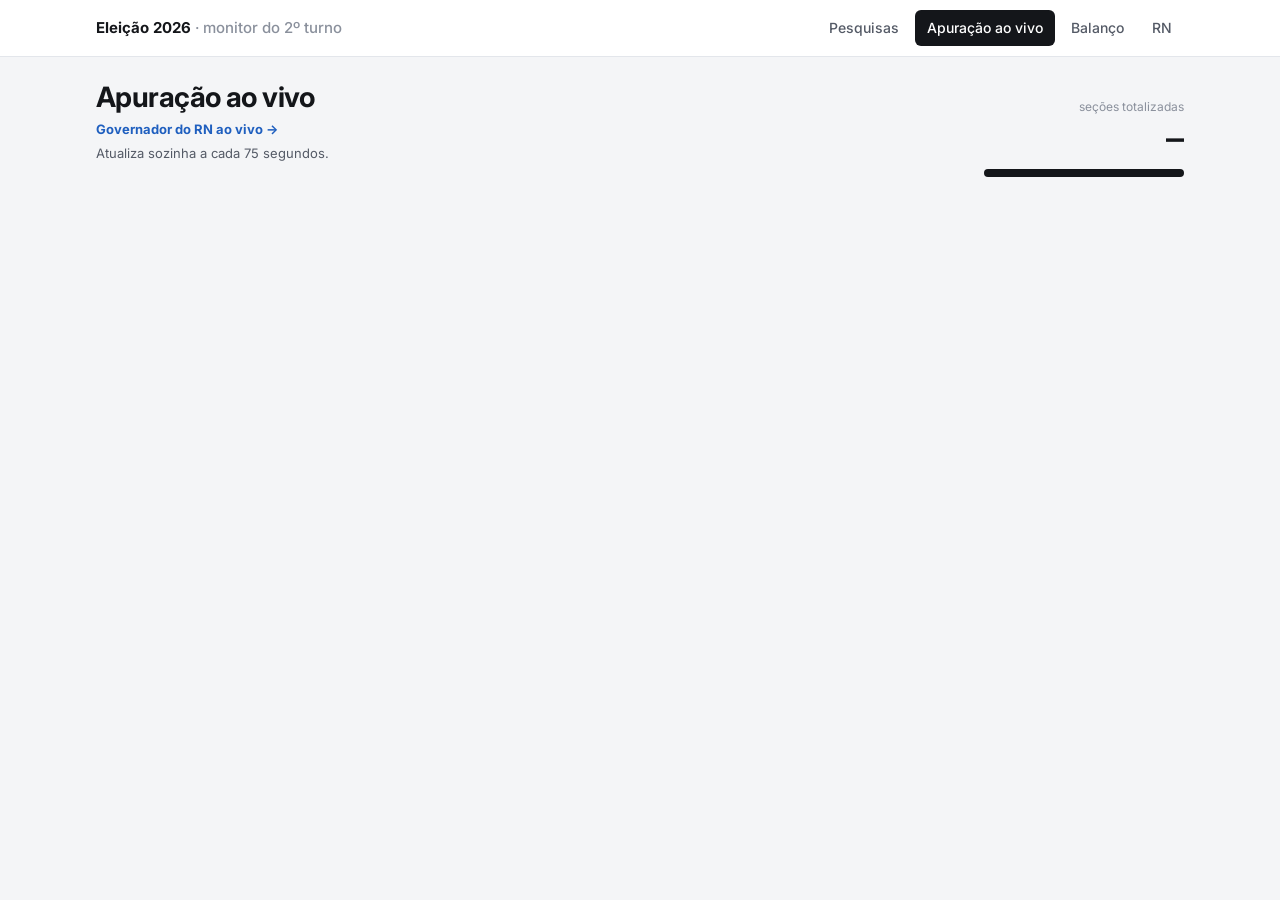
<file: painel/apuracao.html>
<!doctype html>
<html lang="pt-BR">
<head>
<meta charset="utf-8">
<meta name="viewport" content="width=device-width, initial-scale=1">
<meta name="color-scheme" content="light">
<title>Apuração ao Vivo</title>
<link rel="preconnect" href="https://fonts.googleapis.com">
<link href="https://fonts.googleapis.com/css2?family=Inter:wght@400;500;600;700&family=JetBrains+Mono:wght@400;600&display=swap" rel="stylesheet">
<link rel="stylesheet" href="estilo.css?v=13">
<style>
  .progresso { height: 8px; background: var(--linha); border-radius: 4px; overflow: hidden; margin-top: 6px; width: 200px; margin-left: auto; }
  .progresso span { display: block; height: 100%; background: var(--texto); }
  .virada { font-size: 20px; font-weight: 700; margin: 2px 0 6px; letter-spacing: -.01em; }
</style>
</head>
<body>
<nav class="barra-topo"><div class="dentro">
  <a class="marca" href="index.html">Eleição 2026<span> · monitor do 2º turno</span></a>
  <div class="abas"><a href="index.html">Pesquisas</a><a href="apuracao.html" aria-current="page">Apuração<span class="longo"> ao vivo</span></a><a href="balanco.html">Balanço</a><a href="rn-apuracao.html">RN</a></div>
</div></nav>

<main>
  <div class="faixa" id="faixaSim" style="background:var(--alerta)">SIMULAÇÃO: estes números são de uma noite fictícia para teste, não da eleição.</div>
  <div class="faixa" id="faixaPausa" style="background:var(--texto-2)">A votação foi prorrogada até as 19h (horário de Brasília) por decisão do STF. O TSE interrompeu a totalização e a retoma depois desse horário; até lá, os números ficam parados.</div>
  <div class="titulo">
    <div>
      <h1>Apuração ao vivo</h1>
      <p class="sub" style="margin:0 0 4px"><a href="rn-apuracao.html"><b>Governador do RN ao vivo →</b></a></p>
      <p class="sub" id="gerado">Atualiza sozinha a cada 75 segundos.</p>
    </div>
    <div class="contagem"><div class="mini">seções totalizadas</div><div class="val num" id="secoes">—</div><div class="progresso"><span id="barraSecoes"></span></div></div>
  </div>

  <section class="cartao" id="vazio" style="display:none">
    <h2>Aguardando a apuração</h2>
    <p class="sub" style="margin:0">A apuração começa domingo, 25/10, às 17h (Brasília). O robô liga sozinho às 16h45 e esta página se atualiza sozinha: pode deixá-la aberta.</p>
  </section>

  <div id="conteudo" style="display:none">
    <section class="cartao principal">
      <!-- O placar oficial é o destaque; a projeção aparece só na chance e no painel de virada. -->
      <h2>Placar do TSE agora</h2>
      <p class="sub">Votos válidos já apurados</p>
      <div id="dueloPlacar" style="margin-bottom:16px"></div>
      <div class="kpis" id="kpis"></div>
    </section>

    <section class="cartao principal" id="secProb">
      <h2 id="probTitulo">Vai virar?</h2>
      <p class="sub" id="probSub"></p>
      <div class="grade" style="margin-bottom:0;align-items:start">
        <div>
          <div class="kpi" style="background:transparent;padding:0">
            <div class="val num" id="probValor" style="font-size:56px;line-height:1"></div>
            <div class="det" id="probDet" style="font-size:13px;margin-top:6px"></div>
          </div>
          <div class="kpis" id="probKpis" style="margin-top:16px"></div>
        </div>
        <div>
          <div class="mini" style="margin-bottom:6px" id="probFaixasTit">Se virar, em que horário (probabilidade de cada faixa de 15 min)</div>
          <div class="grafico" id="grafHorarios"></div>
        </div>
      </div>
      <h2 style="margin-top:20px;font-size:15px">Como a chance de virada mudou ao longo da apuração</h2>
      <div class="grafico" id="grafProbHist"></div>
      <p class="aviso">Como calculamos: a cada minuto sorteamos 300 finais de noite possíveis. Em cada um variam o voto que ainda falta em cada estado (dentro da incerteza da projeção) e o atraso de cada estado, a partir do ritmo de chegada medido nos últimos minutos. No começo da noite, sem ritmo medido, vale o padrão conhecido: Norte e Nordeste totalizam por último. A chance é a fração dos finais em que o placar troca de líder; o horário é o da última troca.</p>
    </section>

    <section class="cartao principal">
      <h2>A virada</h2>
      <div class="virada" id="viradaTitulo"></div>
      <p class="sub" id="viradaTexto"></p>
      <div class="grafico" id="grafVirada"></div>
      <div class="legenda">
        <span><i class="linha" style="border-color:var(--texto)"></i>Placar: vantagem em votos</span>
        <span><i class="tracejada" style="border-color:var(--texto-3)"></i>Placar previsto daqui em diante</span>
        <span><i class="linha" style="border-color:var(--alerta)"></i>Projeção do resultado final</span>
        <span><i class="tracejada" style="border-color:var(--neutro)"></i>2022: virada com ~67,8% das seções</span>
      </div>
    </section>

    <section class="cartao principal">
      <div class="cabeca">
        <div>
          <h2>Mapa por estado</h2>
          <p class="sub" style="margin:0" id="subMapa"></p>
        </div>
        <div class="seg" role="group" aria-label="Modo do mapa" id="modosMapa">
          <button data-modo="apurado">Apurado agora</button>
          <button data-modo="projecao">Projeção final</button>
        </div>
      </div>
      <div class="grafico" id="mapaVivo"></div>
      <div id="legMapa"></div>
    </section>

    <div class="grade">
      <section class="cartao">
        <h2>Por região: apurado e o que falta</h2>
        <p class="sub">Votos válidos. Cinza = ainda não apurado; à direita, o saldo projetado.</p>
        <div class="grafico" id="grafRegioes"></div>
        <div class="legenda">
          <span><i style="background:var(--lula)"></i>Lula</span>
          <span><i style="background:var(--flavio)"></i>Flávio</span>
          <span><i style="background:var(--linha)"></i>Falta apurar</span>
        </div>
      </section>
      <section class="cartao">
        <h2>Saldo projetado por UF</h2>
        <p class="sub">Diferença final esperada em votos (milhões). Passe o mouse para ver o quanto já foi apurado.</p>
        <div class="grafico" id="grafUFs"></div>
        <details class="tabela"><summary>Ver tabela por UF</summary><div class="tabela-rola"><table id="ufs"></table></div></details>
      </section>
    </div>
    <p class="aviso" id="metodo"></p>
  </div>
</main>
<footer class="rodape" id="rodape"></footer>

<script src="graficos.js?v=13"></script>
<script src="mapa-br.js?v=1"></script>
<script>
(() => {
  const fmt = (n, c = 1) => n.toLocaleString("pt-BR", { minimumFractionDigits: c, maximumFractionDigits: c });
  const mi = n => fmt(n / 1e6, 2) + " mi";
  const el = id => document.getElementById(id);
  const pct = (a, b) => (a + b) ? 100 * a / (a + b) : 0;
  const nome = k => k === "lula" ? "Lula" : k === "flavio" ? "Flávio" : "ninguém";
  const kpi = (rot, val, det = "", cls = "") => `<div class="kpi"><div class="rot">${rot}</div><div class="val num ${cls}">${val}</div><div class="det">${det}</div></div>`;
  const NOMES_UF = { ac: "Acre", al: "Alagoas", am: "Amazonas", ap: "Amapá", ba: "Bahia", ce: "Ceará", df: "Distrito Federal", es: "Espírito Santo", go: "Goiás", ma: "Maranhão", mg: "Minas Gerais", ms: "Mato Grosso do Sul", mt: "Mato Grosso", pa: "Pará", pb: "Paraíba", pe: "Pernambuco", pi: "Piauí", pr: "Paraná", rj: "Rio de Janeiro", rn: "Rio Grande do Norte", ro: "Rondônia", rr: "Roraima", rs: "Rio Grande do Sul", sc: "Santa Catarina", se: "Sergipe", sp: "São Paulo", to: "Tocantins", zz: "Exterior" };
  const esc = G.esc;
  // Chance e virada só com votos suficientes: antes disso refletiriam a suposição inicial (1º turno), não a apuração.
  const MINIMO_PARA_CHANCE = 0.10;
  const nomeUnid = (A, u) => A.unidades?.[u]?.nome ?? NOMES_UF[u] ?? u.toUpperCase();
  const chaveMapa = (A, u) => A.unidades?.[u]?.mapa ?? u;
  const curto = (A, u) => A.unidades ? nomeUnid(A, u) : u.toUpperCase();

  // Mapa: "apurado" pinta pelo placar de cada UF e apaga quem apurou pouco; "projeção" pinta pelo resultado projetado.
  let modoMapa = "apurado", ultimoEstado = null;
  function desenhaMapa() {
    const A = ultimoEstado; if (!A) return;
    document.querySelectorAll("#modosMapa button").forEach(b => b.setAttribute("aria-pressed", b.dataset.modo === modoMapa));
    el("subMapa").textContent = modoMapa === "apurado"
      ? "Quem lidera em cada estado com os votos já apurados. Quanto mais apagado, menos seções apuradas."
      : "Resultado projetado de cada estado ao fim da apuração.";
    const valores = {};
    for (const u of A.ufs) {
      if (u.uf === "zz") continue;
      const lAp = pct(u.lula, u.flavio), lPr = pct(u.proj_lula, u.proj_flavio);
      const m = modoMapa === "apurado" ? 2 * lAp - 100 : 2 * lPr - 100;
      const semDados = modoMapa === "apurado" && !(u.lula + u.flavio);
      valores[chaveMapa(A, u.uf)] = {
        cor: semDados ? "var(--linha)" : G.corMargem(m),
        opacidade: modoMapa === "apurado" ? .3 + .7 * u.fracao : 1,
        dica: `<b>${esc(nomeUnid(A, u.uf))}</b> · ${fmt(100 * u.fracao, 0)}% das seções<br>Apurado: ${u.lula + u.flavio ? `Lula ${fmt(lAp)}% × Flávio ${fmt(100 - lAp)}%` : "ainda sem votos"}` +
          `<br>Projeção: Lula ${fmt(lPr)}% × Flávio ${fmt(100 - lPr)}%<br>Faltam ${mi(u.votos_rest)}`,
      };
    }
    G.mapa(el("mapaVivo"), { base: window.MAPA_RN || window.MAPA_BR, valores, rotulos: A.unidades ? {} : undefined, alturaMax: A.unidades ? 460 : 520, rotulo: "Apuração por " + A.rotulo_unidade });
    el("legMapa").innerHTML = G.legendaMapa(A.candidatos?.a || "Lula", A.candidatos?.b || "Flávio");
  }
  document.querySelectorAll("#modosMapa button").forEach(b => b.addEventListener("click", () => { modoMapa = b.dataset.modo; desenhaMapa(); }));

  // Painel "vai virar?": resultado das simulações de fim de noite feitas pelo coletor.
  function desenhaProbabilidade(A) {
    const P = A.probabilidade_virada;
    el("secProb").style.display = P ? "block" : "none";
    if (!P) return;
    const quemLidera = P.lider_placar > 0 ? "Lula" : "Flávio", quemVira = P.lider_placar > 0 ? "Flávio" : "Lula";
    const corVira = quemVira === "Lula" ? "var(--lula)" : "var(--flavio)";
    if (A.fracao_secoes < MINIMO_PARA_CHANCE) {
      // Com poucas urnas, a chance refletiria a suposição inicial (1º turno), não os votos de hoje.
      el("probTitulo").textContent = "Vai virar?";
      el("probSub").textContent = "";
      el("probValor").innerHTML = '<span style="color:var(--texto-3)">—</span>';
      el("probDet").textContent = `A chance de virada aparece quando houver pelo menos ${fmt(100 * MINIMO_PARA_CHANCE, 0)}% das seções apuradas. Antes disso ela dependeria mais de suposições do que dos votos de hoje.`;
      el("probKpis").innerHTML = ""; el("grafHorarios").innerHTML = ""; el("probFaixasTit").textContent = "";
    } else if (A.fracao_secoes >= 1 || !P.n) {
      el("probTitulo").textContent = "Apuração concluída";
      el("probSub").textContent = "";
      el("probValor").innerHTML = `<span class="${A.lula > A.flavio ? "lula" : "flavio"}">${A.lula > A.flavio ? "Lula" : "Flávio"} venceu</span>`;
      el("probDet").textContent = "";
      el("probKpis").innerHTML = ""; el("grafHorarios").innerHTML = ""; el("probFaixasTit").textContent = "";
    } else {
      el("probTitulo").textContent = `${quemVira} vai virar?`;
      el("probSub").textContent = `${quemLidera} lidera o placar agora. Chance de ${quemVira} passar à frente e terminar na frente:`;
      el("probValor").innerHTML = `<span style="color:${corVira}">${fmt(100 * P.prob_troca, 0)}%</span>`;
      el("probDet").innerHTML = P.faixas
        ? `Se virar, o mais provável é entre <b class="num">${P.faixa_mais_provavel.de}</b> e <b class="num">${P.faixa_mais_provavel.ate}</b>.`
        : `Em nenhum dos ${P.n} finais simulados o placar vira.`;
      el("probKpis").innerHTML = P.faixas ? (
        kpi("80% de chance entre", `${P.hora_p10}–${P.hora_p90}`, "se a virada acontecer") +
        kpi("Horário mediano", P.hora_p50, `com ~${fmt(100 * P.fracao_p50, 0)}% das seções`) +
        kpi("Seções na virada", `${fmt(100 * P.fracao_p10, 0)}–${fmt(100 * P.fracao_p90, 0)}%`, "faixa de 80%" + (A.referencia_2022 ? " · 2022: ~67,8%" : "")) +
        kpi("Ritmo dos estados", P.ritmo_medido ? "medido" : "estimado", P.ritmo_medido ? "chegada real dos últimos 15 min" : (A.referencia_2022 ? "ainda sem medição: padrão N/NE por último" : "ainda sem medição"))) : "";
      el("probFaixasTit").textContent = P.faixas ? "Se virar, em que horário (probabilidade de cada faixa de 15 min)" : "";
      if (P.faixas) {
        const tot = P.faixas.reduce((a, f) => a + f.prob, 0);
        G.barras(el("grafHorarios"), {
          alturaLinha: 24, larguraRotulo: 96,
          itens: P.faixas.filter(f => f.prob / tot >= .01).map(f => ({ rotulo: `${f.de}–${f.ate}`, valor: 100 * f.prob / tot, cor: corVira,
            texto: fmt(100 * f.prob / tot, 0) + "%", dica: `<b>${f.de} às ${f.ate}</b><br>${fmt(100 * f.prob / tot, 0)}% das viradas simuladas caem nesta faixa<br>(${fmt(100 * f.prob, 0)}% do total de finais)` })),
        });
      } else el("grafHorarios").innerHTML = "";
    }
    const h = A.historico.filter(x => x.fracao_secoes >= MINIMO_PARA_CHANCE && x.prob_troca != null);
    if (h.length > 1) G.linhas(el("grafProbHist"), {
      altura: 200, rotulo: "Chance de virada ao longo da apuração",
      x: { tipo: "num", min: 0, max: 1, passo: .1, fmt: v => Math.round(100 * v) + "%" },
      y: { min: 0, max: 100, passo: 25, fmt: v => v + "%", fmtValor: v => fmt(v, 0) + "%" },
      series: [{ nome: "Virada", cor: corVira, pontos: h.map(x => [x.fracao_secoes, 100 * x.prob_troca]) }],
      refY: [{ y: 50 }],
      alvosDica: h.map(x => x.fracao_secoes),
      dicaX: f => { const x = h.find(q => q.fracao_secoes === f); return x ? `<b>${x.hora}</b> · ${fmt(100 * f)}% das seções<br>Chance de virada: ${fmt(100 * x.prob_troca, 0)}%` : ""; },
    });
  }

  function desenha(A) {
    el("rodape").innerHTML = A ? `Última leitura do TSE: <b class="num">${A.hora_apuracao}</b> (atualizado ${A.gerado_em}) · o robô lê o TSE a cada minuto · esta página busca dados novos a cada 75 s`
      : "Na noite da apuração, o robô lê o TSE a cada minuto · esta página busca dados novos a cada 75 s.";
    const vazio = !A || !(A.fracao_secoes > 0); // antes das 17h o TSE publica tudo zerado
    el("vazio").style.display = vazio ? "block" : "none";
    el("conteudo").style.display = vazio ? "none" : "block";
    if (vazio) return;

    el("faixaSim").style.display = A.modo === "simulacao" ? "block" : "none";
    // Prorrogação da votação até 19h (STF, 25/10): aviso enquanto a totalização não passa de 1%.
    el("faixaPausa").style.display = A.modo !== "simulacao" && A.fracao_secoes < 0.01 ? "block" : "none";
    el("gerado").textContent = `Dados do TSE às ${A.hora_apuracao} · atualizado ${A.gerado_em} · atualiza sozinha a cada 75 s`;
    el("secoes").textContent = fmt(100 * A.fracao_secoes, 2) + "%";
    el("barraSecoes").style.width = (100 * A.fracao_secoes) + "%";

    const tot = A.proj_lula + A.proj_flavio;
    G.duelo(el("dueloPlacar"), A.lula, A.flavio, "Lula (PT)", "Flávio Bolsonaro (PL)", `${mi(A.lula + A.flavio)} de votos válidos apurados`);
    const faltam = A.ufs.reduce((a, u) => a + u.votos_rest, 0);
    el("kpis").innerHTML =
      (A.fracao_secoes >= MINIMO_PARA_CHANCE
        ? kpi("Chance de Lula", fmt(100 * A.chance_lula, 0) + "%", "pelos votos apurados", "lula") +
          kpi("Chance de Flávio", fmt(100 * (1 - A.chance_lula), 0) + "%", "pelos votos apurados", "flavio")
        : kpi("Chance de vitória", "—", `aparece com ${fmt(100 * MINIMO_PARA_CHANCE, 0)}% das seções apuradas`)) +
      kpi("Votos que faltam", mi(faltam), "estimativa") +
      (A.comparecimento != null ? kpi("Comparecimento", fmt(100 * A.comparecimento) + "%",
        "nas seções apuradas" + (A.comparecimento_1t != null ? ` · 1º turno ${fmt(100 * A.comparecimento_1t)}%` : "")) : "") +
      kpi("Desvio sobre o esperado", (A.swing >= 0 ? "Lula +" : "Flávio +") + fmt(Math.abs(100 * A.swing), 1), "p.p., média das UFs");

    desenhaProbabilidade(A);

    // Virada
    const V = A.virada;
    el("viradaTitulo").innerHTML = A.fracao_secoes >= 1 ? `Apuração concluída: <span class="${V.lider_placar}">${nome(V.lider_placar)}</span> venceu.`
      : V.vai_virar ? `${nome(V.lider_placar)} lidera o placar, mas a projeção aponta <span class="${V.lider_projetado}">${nome(V.lider_projetado)}</span>.`
      : `<span class="${V.lider_placar}">${nome(V.lider_placar)}</span> lidera e a projeção mantém.`;
    const h = A.historico.filter(p => p.fracao_secoes >= 0.02); // antes de 2% é ruído das primeiras urnas
    let ultimaTroca = null; for (let i = 1; i < h.length; i++) if ((h[i].margem_placar > 0) !== (h[i - 1].margem_placar > 0)) ultimaTroca = h[i];
    let txt = "";
    if (V.vai_virar && V.fracao_secoes != null) txt += `Virada do placar prevista por volta das <b class="num">${A.historico.at(-1).virada_prevista_hora}</b>, com cerca de <b class="num">${fmt(100 * V.fracao_secoes)}%</b> das seções. `;
    if (V.vai_virar && !V.ritmo_medido) txt += "Ainda sem ritmo medido por UF: a previsão tende a adiantar a virada. ";
    if (ultimaTroca) txt += `Última troca de liderança no placar: <b class="num">${ultimaTroca.hora}</b>, com <b class="num">${fmt(100 * ultimaTroca.fracao_secoes)}%</b> das seções.`;
    el("viradaTexto").innerHTML = txt || "Acompanhe abaixo como o placar e a projeção andam conforme as seções chegam.";

    const futuro = A.curva_futura || [];
    const vals = [...h.map(p => p.margem_placar), ...h.map(p => p.margem_proj), ...futuro.map(p => p.margem_lula), 0];
    // Escala: milhões no presidente, milhares nas disputas por município (RN).
    const ESC = A.unidades ? 1e3 : 1e6, SUF = A.unidades ? " mil" : " mi";
    const lim = Math.max(A.unidades ? 2e4 : 1e6, ...vals.map(Math.abs)) * 1.15;
    const bruto = lim / 3, mag = 10 ** Math.floor(Math.log10(bruto));
    const passo = [1, 2, 5, 10].map(k => k * mag).find(v => v >= bruto);
    const yMax = Math.ceil(lim / passo) * passo;
    const fmtVotos = v => v === 0 ? "0" : (v > 0 ? "L+" : "F+") + fmt(Math.abs(v) / ESC, A.unidades ? 0 : 1);
    G.linhas(el("grafVirada"), {
      rotulo: "Vantagem de Lula ao longo da apuração",
      x: { tipo: "num", min: 0, max: 1, passo: .1, fmt: v => Math.round(100 * v) + "%" },
      y: { min: -yMax, max: yMax, passo, fmt: fmtVotos, fmtValor: v => fmtVotos(v) + SUF },
      series: [
        { nome: "Projeção", cor: "var(--alerta)", pontos: h.map(p => [p.fracao_secoes, p.margem_proj]) },
        { nome: "", cor: "var(--texto-3)", pontos: futuro.map(p => [p.fracao_secoes, p.margem_lula]), tracejada: true, largura: 1.5, rotulo: false },
        { nome: "Placar", cor: "var(--texto)", pontos: h.map(p => [p.fracao_secoes, p.margem_placar]) },
      ],
      refY: [{ y: 0, rotulo: "empate" }],
      refX: A.referencia_2022 ? [{ x: A.referencia_2022.fracao_virada, rotulo: "2022" }] : [],
      alvosDica: h.map(p => p.fracao_secoes),
      dicaX: f => { const p = h.find(q => q.fracao_secoes === f); if (!p) return "";
        return `<b>${p.hora}</b> · ${fmt(100 * p.fracao_secoes)}% das seções<br>Placar: ${fmtVotos(p.margem_placar)}${SUF}<br>Projeção: ${fmtVotos(p.margem_proj)}${SUF}<br>Chance de Lula: ${fmt(100 * p.chance_lula, 0)}%`; },
    });

    ultimoEstado = A;
    desenhaMapa();

    // Regiões: apurado de cada um + o que falta, com saldo projetado à direita.
    const ordem = ["Nordeste", "Sudeste", "Sul", "Norte", "Centro-Oeste"];
    G.empilhadas(el("grafRegioes"), {
      direita: true,
      itens: A.regioes.filter(r => r.regiao !== "Exterior").sort((a, b) => ordem.indexOf(a.regiao) - ordem.indexOf(b.regiao)).map(r => {
        const sp = r.proj_lula - r.proj_flavio, ap = (r.lula + r.flavio) / (r.lula + r.flavio + r.votos_rest || 1);
        return {
          rotulo: r.regiao, direita: (sp >= 0 ? "L+" : "F+") + fmt(Math.abs(sp) / 1e6, 1),
          partes: [{ valor: r.lula, cor: "var(--lula)", texto: fmt(pct(r.lula, r.flavio), 0) + "%" }, { valor: r.flavio, cor: "var(--flavio)", texto: fmt(pct(r.flavio, r.lula), 0) + "%" },
                   { valor: r.votos_rest, cor: "var(--linha)" }],
          dica: `<b>${r.regiao}</b> · ${fmt(100 * ap, 0)}% apurado<br>Apurado: Lula ${fmt(pct(r.lula, r.flavio))}% × Flávio ${fmt(pct(r.flavio, r.lula))}%<br>Faltam ${mi(r.votos_rest)}<br>Saldo projetado: ${sp >= 0 ? "Lula" : "Flávio"} +${mi(Math.abs(sp))}`,
        };
      }),
    });

    // UFs: saldo projetado, ordenado.
    let ufs = A.ufs.filter(u => u.uf !== "zz").map(u => ({ ...u, sp: u.proj_lula - u.proj_flavio }));
    if (ufs.length > 30) ufs = ufs.sort((a, b) => Math.abs(b.sp) - Math.abs(a.sp)).slice(0, 20);
    ufs.sort((a, b) => b.sp - a.sp);
    const ESCU = A.unidades ? 1e3 : 1e6;
    const maxUF = Math.max(...ufs.map(u => Math.abs(u.sp))) / ESCU;
    G.barras(el("grafUFs"), {
      divergente: true, max: maxUF, alturaLinha: 22, larguraRotulo: A.unidades ? 150 : 34, rotuloNeg: "← Flávio", rotuloPos: "Lula →",
      itens: ufs.map(u => ({
        rotulo: curto(A, u.uf), valor: u.sp / ESCU, cor: u.sp >= 0 ? "var(--lula)" : "var(--flavio)", texto: fmt(Math.abs(u.sp) / ESCU, A.unidades ? 1 : 2),
        dica: `<b>${esc(nomeUnid(A, u.uf))}</b> · ${fmt(100 * u.fracao, 0)}% das seções<br>Apurado: Lula ${u.observado == null ? "—" : fmt(100 * u.observado) + "%"}<br>Projetado: Lula ${fmt(pct(u.proj_lula, u.proj_flavio))}%<br>Faltam ${mi(u.votos_rest)}`,
      })),
    });
    el("ufs").innerHTML = `<tr><th>UF</th><th>Seções</th><th>Lula apurado</th><th>Esperado</th><th>Usado no restante</th><th>Faltam</th><th>Lula projetado</th><th>Saldo projetado</th></tr>` +
      A.ufs.map(u => { const sp = u.proj_lula - u.proj_flavio;
        return `<tr><td>${esc(curto(A, u.uf))}</td><td class="num">${fmt(100 * u.fracao, 0)}%</td><td class="num">${u.observado == null ? "—" : fmt(100 * u.observado)}</td>` +
          `<td class="num">${fmt(100 * (u.prior + A.swing))}</td><td class="num">${fmt(100 * u.parcela_rest)}</td><td class="num">${mi(u.votos_rest)}</td>` +
          `<td class="num">${fmt(pct(u.proj_lula, u.proj_flavio))}</td><td class="num ${sp >= 0 ? "lula" : "flavio"}">${sp >= 0 ? "L" : "F"} +${mi(Math.abs(sp))}</td></tr>`; }).join("");

    el("metodo").textContent = `Como a projeção funciona: cada UF parte do resultado do 1º turno com ${fmt(100 * A.transferencia_prior, 0)}% dos votos dos demais candidatos indo para Lula, e é corrigida pelo que as urnas já mostraram (na própria UF e no país). ` +
      `Limite: dentro de cada UF, supõe que as seções que faltam votam como as já apuradas, e as capitais costumam chegar antes do interior.`;
  }

  // De onde vêm os dados:
  //  - no PC (arquivo local ou localhost): o apuracao-dados.js que o coletor local escreve;
  //  - publicado (GitHub Pages): o estado.json do ramo ao-vivo, atualizado pelo robô do GitHub Actions.
  //    A API do GitHub entrega sem cache (limite de 60 leituras/hora por aparelho, por isso 75 s);
  //    se o limite estourar, cai para o raw, que tem até 5 min de cache.
  const FONTE = { arquivo: "estado.json", ramo: "ao-vivo", js: "apuracao-dados.js", variavel: "APURACAO" };
  const REPO = "andretab/monitor-eleicao-2026";
  const LOCAL = location.protocol === "file:" || ["localhost", "127.0.0.1"].includes(location.hostname);
  const API = `https://api.github.com/repos/${REPO}/contents/${FONTE.arquivo}?ref=${FONTE.ramo}`;
  const RAW = `https://raw.githubusercontent.com/${REPO}/${FONTE.ramo}/${FONTE.arquivo}`;
  function recarregaLocal() {
    const tag = document.createElement("script");
    tag.src = FONTE.js + "?t=" + Date.now();
    tag.onload = tag.onerror = () => { desenha(window[FONTE.variavel]); tag.remove(); };
    document.body.appendChild(tag);
  }
  async function recarregaRemoto() {
    try {
      let r = await fetch(API, { headers: { Accept: "application/vnd.github.raw" }, cache: "no-store" });
      if (!r.ok && r.status !== 404) r = await fetch(RAW + "?t=" + Date.now(), { cache: "no-store" });
      desenha(r.ok ? await r.json() : null);
    } catch (e) { /* sem rede: mantém o que está na tela até a próxima tentativa */ }
  }
  const recarrega = LOCAL ? recarregaLocal : recarregaRemoto;
  recarrega();
  setInterval(recarrega, LOCAL ? 10000 : 75000);
})();
</script>
</body>
</html>
</file>
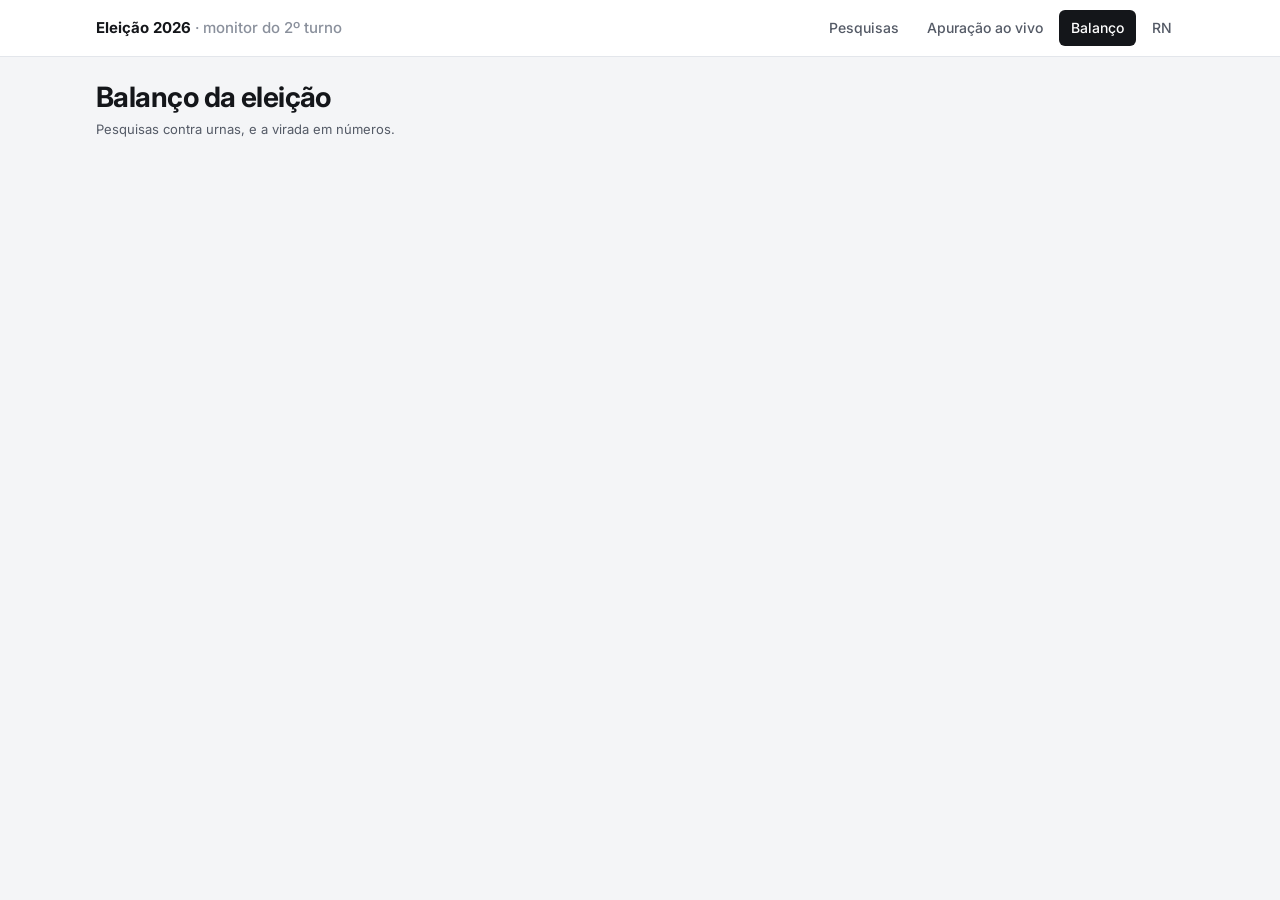
<file: painel/balanco.html>
<!doctype html>
<html lang="pt-BR">
<head>
<meta charset="utf-8">
<meta name="viewport" content="width=device-width, initial-scale=1">
<meta name="color-scheme" content="light">
<title>Balanço da Eleição</title>
<link rel="preconnect" href="https://fonts.googleapis.com">
<link href="https://fonts.googleapis.com/css2?family=Inter:wght@400;500;600;700&family=JetBrains+Mono:wght@400;600&display=swap" rel="stylesheet">
<link rel="stylesheet" href="estilo.css?v=13">
</head>
<body>
<nav class="barra-topo"><div class="dentro">
  <a class="marca" href="index.html">Eleição 2026<span> · monitor do 2º turno</span></a>
  <div class="abas"><a href="index.html">Pesquisas</a><a href="apuracao.html">Apuração<span class="longo"> ao vivo</span></a><a href="balanco.html" aria-current="page">Balanço</a><a href="rn-apuracao.html">RN</a></div>
</div></nav>

<main>
  <div class="faixa" id="faixa"></div>
  <div class="titulo">
    <div>
      <h1>Balanço da eleição</h1>
      <p class="sub" id="gerado">Pesquisas contra urnas, e a virada em números.</p>
    </div>
  </div>

  <section class="cartao" id="vazio" style="display:none">
    <h2>O balanço aparece com a apuração</h2>
    <p class="sub" style="margin:0">Esta página compara as pesquisas com o resultado real do TSE e mede a virada. Ela começa a se preencher domingo, 25/10, a partir das 17h, e fica completa quando o TSE chegar a 100%.</p>
  </section>

  <div id="conteudo" style="display:none">
    <section class="cartao principal">
      <h2>Resultado</h2>
      <p class="sub" id="resSub"></p>
      <div id="dueloFinal"></div>
      <div class="kpis" id="kpisRes" style="margin-top:16px"></div>
    </section>

    <section class="cartao principal">
      <h2>2º turno por estado</h2>
      <p class="sub">Vantagem entre Lula e Flávio nos votos válidos. Passe o mouse ou toque num estado para comparar com o 1º turno.</p>
      <div class="grafico" id="mapa2t"></div>
      <div id="legMapa2t"></div>
    </section>

    <section class="cartao principal">
      <h2>A virada em números</h2>
      <p class="sub">Medida no placar oficial e na nossa projeção, minuto a minuto</p>
      <div class="kpis" id="kpisVirada"></div>
      <h2 style="margin-top:20px">Quanto a nossa projeção errou ao longo da noite</h2>
      <p class="sub">% de Lula projetado menos o % final, conforme as seções foram totalizadas. Quanto mais perto de zero, e mais cedo, melhor.</p>
      <div class="grafico" id="grafErroProj"></div>
    </section>

    <div class="grade">
      <section class="cartao">
        <h2>Quem acertou o 2º turno</h2>
        <p class="sub">Erro na vantagem da última pesquisa de cada instituto. Barra à direita = puxou para Lula. Em preto, as nossas médias.</p>
        <div class="grafico" id="grafAcertos"></div>
        <p class="mini" id="resumoAcertos"></p>
        <details class="tabela"><summary>Ver tabela</summary><div class="tabela-rola"><table id="acertos2t"></table></div></details>
      </section>
      <section class="cartao">
        <h2>Ranking nos dois turnos</h2>
        <p class="sub">Erro médio na vantagem (p.p.) somando 1º e 2º turnos. Menor é melhor.</p>
        <div class="grafico" id="grafRanking"></div>
      </section>
    </div>

    <div class="grade">
      <section class="cartao">
        <h2>Onde cada um cresceu, por UF</h2>
        <p class="sub">Variação de Lula nos votos válidos, do 1º para o 2º turno (p.p.).</p>
        <div class="grafico" id="grafUFs"></div>
        <details class="tabela"><summary>Ver tabela por UF</summary><div class="tabela-rola"><table id="ufs"></table></div></details>
      </section>
      <section class="cartao">
        <h2>2º turno por região</h2>
        <p class="sub">Votos válidos; à direita, a variação de Lula em relação ao 1º turno.</p>
        <div class="grafico" id="grafRegioes"></div>
        <div class="legenda"><span><i style="background:var(--lula)"></i>Lula</span><span><i style="background:var(--flavio)"></i>Flávio</span></div>
      </section>
    </div>
  </div>
</main>
<footer class="rodape" id="rodape"></footer>

<script src="graficos.js?v=13"></script>
<script src="mapa-br.js?v=1"></script>
<script>document.write('<script src="dados.js?t=' + Date.now() + '"><\/script>'); /* sempre a versão mais nova dos dados, sem esperar o cache */</script>
<script>
(() => {
  const D = window.DADOS, P = D.pesquisas, T1 = D.primeiro_turno;
  const fmt = (n, c = 1) => n.toLocaleString("pt-BR", { minimumFractionDigits: c, maximumFractionDigits: c });
  const sinal = (n, c = 1) => (n > 0 ? "+" : n < 0 ? "−" : "") + fmt(Math.abs(n), c);
  const mi = n => fmt(n / 1e6, 2) + " mi";
  const votosCurto = (A, n) => A.unidades ? fmt(n / 1e3, 1) + " mil" : mi(n);
  const el = id => document.getElementById(id);
  const esc = G.esc;
  const dataBR = s => s.slice(8, 10) + "/" + s.slice(5, 7);
  const dias = (a, b) => (new Date(b + "T12:00:00") - new Date(a + "T12:00:00")) / 864e5;
  const pct = (a, b) => (a + b) ? 100 * a / (a + b) : 0;
  const nomeReg = { N: "Norte", NE: "Nordeste", CO: "Centro-Oeste", SE: "Sudeste", S: "Sul", EX: "Exterior" };
  const kpi = (rot, val, det = "", cls = "") => `<div class="kpi"><div class="rot">${rot}</div><div class="val num ${cls}">${val}</div><div class="det">${det}</div></div>`;

  // 1º turno real e erro de cada instituto (mesmo critério da página de pesquisas).
  const BR1 = T1.br, l1 = 100 * BR1.lula / BR1.validos, f1 = 100 * BR1.flavio / BR1.validos, m1 = f1 - l1;
  const erro1 = {};
  for (const p of P.primeiro_turno_ultima_por_instituto) {
    const base = p.indecisos == null ? 100 : 100 - p.indecisos;
    erro1[p.instituto] = (100 * p.flavio / base - 100 * p.lula / base) - m1;
  }
  const erroMedio1 = Object.values(erro1).reduce((a, v) => a + v, 0) / Object.values(erro1).length;
  const p2 = P.segundo_turno.map(p => { const L = 100 * p.lula / (p.lula + p.flavio); return { ...p, L, margem: 100 - 2 * L }; })
    .sort((a, b) => b.fim.localeCompare(a.fim));

  function desenha(A) {
    const mi = n => votosCurto(A, n); // milhares de votos por município (RN), milhões no presidente
    el("rodape").innerHTML = A ? `Última leitura do TSE: <b class="num">${A.hora_apuracao}</b> (atualizado ${A.gerado_em}) · o robô lê o TSE a cada minuto · esta página busca dados novos a cada 2 min`
      : "Na noite da apuração, o robô lê o TSE a cada minuto · esta página busca dados novos a cada 2 min.";
    const vazio = !A || !(A.fracao_secoes > 0);
    el("vazio").style.display = vazio ? "block" : "none";
    el("conteudo").style.display = vazio ? "none" : "block";
    if (vazio) return;
    const final = A.fracao_secoes >= 1;
    const faixa = el("faixa");
    faixa.style.display = (A.modo === "simulacao" || !final) ? "block" : "none";
    faixa.style.background = A.modo === "simulacao" ? "var(--alerta)" : "var(--texto-2)";
    faixa.textContent = A.modo === "simulacao" ? "SIMULAÇÃO: números de uma noite fictícia para teste." :
      `PARCIAL: ${fmt(100 * A.fracao_secoes, 2)}% das seções. O balanço fecha quando o TSE chegar a 100%.`;
    el("gerado").textContent = `Dados do TSE às ${A.hora_apuracao} · atualizado ${A.gerado_em}`;

    // ------------------------------------------------ resultado
    const L = pct(A.lula, A.flavio), F = 100 - L, mReal = F - L;
    const venc = L > F ? "lula" : "flavio", nomeV = venc === "lula" ? "Lula" : "Flávio";
    el("resSub").textContent = final ? `${nomeV} venceu por ${fmt(Math.abs(L - F), 2)} p.p. (${mi(Math.abs(A.lula - A.flavio))} de votos).` : "Resultado parcial.";
    G.duelo(el("dueloFinal"), A.lula, A.flavio, "Lula (PT)", "Flávio Bolsonaro (PL)", `1º turno: Lula ${fmt(l1)}% × Flávio ${fmt(f1)}% dos válidos`);
    const novosL = A.lula - BR1.lula, novosF = A.flavio - BR1.flavio;
    el("kpisRes").innerHTML =
      kpi("Votos novos de Lula", "+" + mi(novosL), "do 1º para o 2º turno", "lula") +
      kpi("Votos novos de Flávio", "+" + mi(novosF), "do 1º para o 2º turno", "flavio") +
      kpi("Parcela dos novos votos para Lula", fmt(100 * novosL / (novosL + novosF)) + "%",
        `empate exigia ${fmt(100 * (BR1.flavio - BR1.lula + BR1.outros) / (2 * BR1.outros))}%`) +
      kpi("Diferença final", mi(Math.abs(A.lula - A.flavio)), `a favor de ${nomeV}`, venc);

    // ------------------------------------------------ virada
    const h = A.historico.filter(x => x.fracao_secoes >= 0.02); // antes de 2% das seções é ruído das primeiras urnas
    const trocas = []; for (let i = 1; i < h.length; i++) if ((h[i].margem_placar > 0) !== (h[i - 1].margem_placar > 0)) trocas.push(h[i]);
    const ult = trocas.at(-1), sinalV = venc === "lula" ? 1 : -1;
    const pior = h.reduce((a, x) => (x.margem_placar * sinalV < a.margem_placar * sinalV ? x : a), h[0]);
    const desde = ok => { let k = h.length; while (k > 0 && ok(h[k - 1])) k--; return h[k]; };
    const desdeProj = desde(x => x.margem_proj * sinalV > 0);
    const desde95 = desde(x => (venc === "lula" ? x.chance_lula : 1 - x.chance_lula) >= 0.95);
    const totalFinal = A.lula + A.flavio;
    const errEm = f => { const x = h.find(y => y.fracao_secoes >= f); return x ? (50 + 50 * x.margem_proj / totalFinal) - L : null; };
    el("kpisVirada").innerHTML =
      kpi("Virada definitiva do placar", ult ? ult.hora : "—", ult ? `com ${fmt(100 * ult.fracao_secoes)}% das seções` + (A.referencia_2022 ? " · 2022: ~67,8%" : "") : "o vencedor liderou do início ao fim") +
      kpi(`Maior desvantagem de ${nomeV}`, pior && pior.margem_placar * sinalV < 0 ? mi(Math.abs(pior.margem_placar)) : "nenhuma",
        pior && pior.margem_placar * sinalV < 0 ? `${pior.hora}, ${fmt(100 * pior.fracao_secoes)}% das seções` : "") +
      kpi("Projeção cravou o vencedor", desdeProj ? desdeProj.hora : "—", desdeProj ? `de vez, com ${fmt(100 * desdeProj.fracao_secoes)}% das seções` : "") +
      kpi("Projeção passou de 95%", desde95 ? desde95.hora : "—", desde95 ? `de vez, com ${fmt(100 * desde95.fracao_secoes)}% das seções` : "") +
      kpi("Erro da projeção com 50% das seções", errEm(.5) == null ? "—" : sinal(errEm(.5), 2), "p.p. de Lula") +
      kpi("Trocas de liderança no placar", String(trocas.length), trocas.map(t => t.hora).join(" · ") || "nenhuma");

    const erros = h.map(x => [x.fracao_secoes, (50 + 50 * x.margem_proj / totalFinal) - L]);
    const limE = Math.max(1, Math.ceil(Math.max(...erros.map(e => Math.abs(e[1])))));
    G.linhas(el("grafErroProj"), {
      altura: 220, rotulo: "Erro da projeção ao longo da apuração",
      x: { tipo: "num", min: 0, max: 1, passo: .1, fmt: v => Math.round(100 * v) + "%" },
      y: { min: -limE, max: limE, passo: limE > 3 ? 2 : 1, fmt: v => (v > 0 ? "+" : "") + v, fmtValor: v => sinal(v, 2) },
      series: [{ nome: "erro", cor: "var(--alerta)", pontos: erros }],
      refY: [{ y: 0 }],
      alvosDica: erros.map(e => e[0]),
      dicaX: f => { const x = h.find(q => q.fracao_secoes === f); const e = erros.find(q => q[0] === f);
        return x ? `<b>${x.hora}</b> · ${fmt(100 * f)}% das seções<br>Projeção de Lula: ${fmt(50 + 50 * x.margem_proj / totalFinal, 2)}%<br>Erro: ${sinal(e[1], 2)} p.p.` : ""; },
    });

    // ------------------------------------------------ quem acertou
    const ultimas = {}; for (const p of p2) if (!ultimas[p.instituto]) ultimas[p.instituto] = p;
    const linhas = Object.values(ultimas).map(p => ({ ...p, eM: p.margem - mReal, certo: (p.margem > 0) === (mReal > 0) }));
    const media = modo => { let s = 0, w = 0; const ref = Object.values(ultimas).reduce((a, p) => p.fim > a ? p.fim : a, "");
      for (const p of Object.values(ultimas)) { const peso = Math.sqrt(Math.min(p.amostra, 5000)) * Math.exp(-dias(p.fim, ref) / 7);
        const c = modo === "bruta" ? 0 : -(erro1[p.instituto] ?? erroMedio1); s += peso * (p.margem + c); w += peso; } return s / w; };
    const itens = [
      ...linhas.map(p => ({ nome: p.instituto, eM: p.eM, dica: `<b>${esc(p.instituto)}</b> · ${dataBR(p.fim)}<br>Pesquisa: Lula ${fmt(p.L)}%<br>Urna: Lula ${fmt(L)}%<br>Vencedor certo? ${p.certo ? "sim" : "não"}`, nosso: false })),
      { nome: "Nossa média (divulgada)", eM: media("bruta") - mReal, nosso: true },
      { nome: "Nossa média (corrigida)", eM: media("instituto") - mReal, nosso: true },
    ].sort((a, b) => Math.abs(a.eM) - Math.abs(b.eM));
    const maxA = Math.ceil(Math.max(...itens.map(i => Math.abs(i.eM))));
    G.barras(el("grafAcertos"), {
      divergente: true, max: maxA, rotuloNeg: "← puxou p/ Flávio", rotuloPos: "puxou p/ Lula →",
      itens: itens.map(i => ({ rotulo: i.nome.replace("Nossa média ", "Média "), valor: -i.eM, texto: fmt(Math.abs(i.eM)),
        cor: i.nosso ? "var(--texto)" : i.eM < 0 ? "var(--lula)" : "var(--flavio)", dica: i.dica || `<b>${i.nome}</b><br>Erro: ${fmt(Math.abs(i.eM))} p.p.` })),
    });
    el("resumoAcertos").textContent = `Acertaram o vencedor: ${linhas.filter(p => p.certo).length} de ${linhas.length} institutos.`;
    el("acertos2t").innerHTML = `<tr><th>Instituto</th><th>Data</th><th>Lula</th><th>Erro vantagem</th><th>Vencedor certo?</th></tr>` +
      `<tr class="destaque"><td>Resultado TSE</td><td></td><td class="num">${fmt(L)}</td><td></td><td></td></tr>` +
      [...linhas].sort((a, b) => Math.abs(a.eM) - Math.abs(b.eM)).map(p => `<tr><td>${esc(p.instituto)}</td><td class="num">${dataBR(p.fim)}</td><td class="num">${fmt(p.L)}</td><td class="num">${sinal(p.eM)}</td><td>${p.certo ? "sim" : "não"}</td></tr>`).join("");

    // ------------------------------------------------ ranking nos dois turnos
    const dois = linhas.filter(p => erro1[p.instituto] != null).map(p => ({ nome: p.instituto, e1: erro1[p.instituto], e2: p.eM, m: (Math.abs(erro1[p.instituto]) + Math.abs(p.eM)) / 2 }))
      .sort((a, b) => a.m - b.m);
    G.barras(el("grafRanking"), {
      itens: dois.map((d, i) => ({ rotulo: `${i + 1}. ${d.nome}`, valor: d.m, cor: i < 3 ? "var(--texto)" : "var(--neutro)", texto: fmt(d.m),
        dica: `<b>${esc(d.nome)}</b><br>1º turno: erro ${sinal(d.e1)}<br>2º turno: erro ${sinal(d.e2)}` })),
    });

    // ------------------------------------------------ UFs e regiões
    const NOMES_UF = { ac: "Acre", al: "Alagoas", am: "Amazonas", ap: "Amapá", ba: "Bahia", ce: "Ceará", df: "Distrito Federal", es: "Espírito Santo", go: "Goiás", ma: "Maranhão", mg: "Minas Gerais", ms: "Mato Grosso do Sul", mt: "Mato Grosso", pa: "Pará", pb: "Paraíba", pe: "Pernambuco", pi: "Piauí", pr: "Paraná", rj: "Rio de Janeiro", rn: "Rio Grande do Norte", ro: "Rondônia", rr: "Roraima", rs: "Rio Grande do Sul", sc: "Santa Catarina", se: "Sergipe", sp: "São Paulo", to: "Tocantins" };
    const nomeUnid = u => A.unidades?.[u]?.nome ?? NOMES_UF[u] ?? u.toUpperCase();
    const curto = u => A.unidades ? nomeUnid(u) : u.toUpperCase();
    const chaveMapa = u => A.unidades?.[u]?.mapa ?? u;
    const porUF = A.ufs.filter(u => u.uf !== "zz" && T1[u.uf]).map(u => { const b = T1[u.uf]; const a1 = 100 * b.lula / b.validos, a2 = pct(u.lula, u.flavio);
      return { ...u, a1, a2, d: a2 - a1, gL: u.lula - b.lula, gF: u.flavio - b.flavio }; }).sort((a, b) => b.d - a.d);
    const valores = {};
    for (const u of porUF) valores[chaveMapa(u.uf)] = { cor: G.corMargem(2 * u.a2 - 100),
      dica: `<b>${G.esc(nomeUnid(u.uf))}</b>${u.fracao < 1 ? ` · ${fmt(100 * u.fracao, 0)}% apurado` : ""}<br>2º turno: Lula ${fmt(u.a2)}% × Flávio ${fmt(100 - u.a2)}%<br>Lula no 1º turno: ${fmt(u.a1)}% (${sinal(u.d)} p.p.)` };
    G.mapa(el("mapa2t"), { base: window.MAPA_RN || window.MAPA_BR, valores, rotulos: A.unidades ? {} : undefined,
      alturaMax: A.unidades ? 460 : 520, rotulo: "Resultado do 2º turno por " + (A.rotulo_unidade || "estado") });
    el("legMapa2t").innerHTML = G.legendaMapa(A.candidatos?.a || "Lula", A.candidatos?.b || "Flávio");
    const pontas = porUF.length > 30 ? [...porUF.slice(0, 10), ...porUF.slice(-10)] : porUF;
    const maxD = Math.ceil(Math.max(...pontas.map(u => Math.abs(u.d))));
    G.barras(el("grafUFs"), {
      divergente: porUF.some(u => u.d < 0), max: maxD, alturaLinha: 22, larguraRotulo: A.unidades ? 150 : 34,
      itens: pontas.map(u => ({ rotulo: curto(u.uf), valor: u.d, cor: u.d >= 0 ? "var(--lula)" : "var(--flavio)", texto: sinal(u.d),
        dica: `<b>${G.esc(nomeUnid(u.uf))}</b><br>Lula: ${fmt(u.a1)}% → ${fmt(u.a2)}%<br>Votos novos: Lula +${votosCurto(A, u.gL)} · Flávio +${votosCurto(A, u.gF)}` })),
    });
    el("ufs").innerHTML = `<tr><th>UF</th><th>Lula 1º turno</th><th>Lula 2º turno</th><th>Variação</th><th>Novos Lula</th><th>Novos Flávio</th></tr>` +
      porUF.map(u => `<tr><td>${G.esc(curto(u.uf))}</td><td class="num">${fmt(u.a1)}</td><td class="num">${fmt(u.a2)}</td><td class="num">${sinal(u.d)}</td><td class="num">${votosCurto(A, u.gL)}</td><td class="num">${votosCurto(A, u.gF)}</td></tr>`).join("");
    const reg = {}; for (const u of A.ufs) { if (!T1[u.uf]) continue; const r = reg[u.regiao] ??= { lula: 0, flavio: 0, l1: 0, v1: 0 }; const b = T1[u.uf];
      r.lula += u.lula; r.flavio += u.flavio; r.l1 += b.lula; r.v1 += b.validos; }
    G.empilhadas(el("grafRegioes"), {
      direita: true,
      itens: Object.entries(reg).filter(([k]) => k !== "EX").sort((a, b) => (b[1].lula + b[1].flavio) - (a[1].lula + a[1].flavio)).map(([k, r]) => {
        const a1 = 100 * r.l1 / r.v1, a2 = pct(r.lula, r.flavio);
        return { rotulo: nomeReg[k] || k, direita: "Lula " + sinal(a2 - a1),
          partes: [{ valor: r.lula, cor: "var(--lula)", texto: fmt(a2, 0) + "%" }, { valor: r.flavio, cor: "var(--flavio)", texto: fmt(100 - a2, 0) + "%" }],
          dica: `<b>${nomeReg[k] || k}</b><br>Lula ${fmt(a1)}% → ${fmt(a2)}%<br>Saldo: ${r.lula > r.flavio ? "Lula" : "Flávio"} +${mi(Math.abs(r.lula - r.flavio))}` };
      }),
    });
  }

  // Mesma origem de dados da página de apuração.
  const FONTE = { arquivo: "estado.json", ramo: "ao-vivo", js: "apuracao-dados.js", variavel: "APURACAO" };
  const REPO = "andretab/monitor-eleicao-2026";
  const LOCAL = location.protocol === "file:" || ["localhost", "127.0.0.1"].includes(location.hostname);
  const API = `https://api.github.com/repos/${REPO}/contents/${FONTE.arquivo}?ref=${FONTE.ramo}`;
  const RAW = `https://raw.githubusercontent.com/${REPO}/${FONTE.ramo}/${FONTE.arquivo}`;
  function recarrega() {
    if (LOCAL) {
      const tag = document.createElement("script");
      tag.src = FONTE.js + "?t=" + Date.now();
      tag.onload = tag.onerror = () => { desenha(window[FONTE.variavel]); tag.remove(); };
      document.body.appendChild(tag);
      return;
    }
    fetch(API, { headers: { Accept: "application/vnd.github.raw" }, cache: "no-store" })
      .then(r => (!r.ok && r.status !== 404) ? fetch(RAW + "?t=" + Date.now(), { cache: "no-store" }) : r)
      .then(r => r.ok ? r.json() : null).then(desenha).catch(() => {});
  }
  recarrega();
  setInterval(recarrega, LOCAL ? 10000 : 120000);
})();
</script>
</body>
</html>
</file>
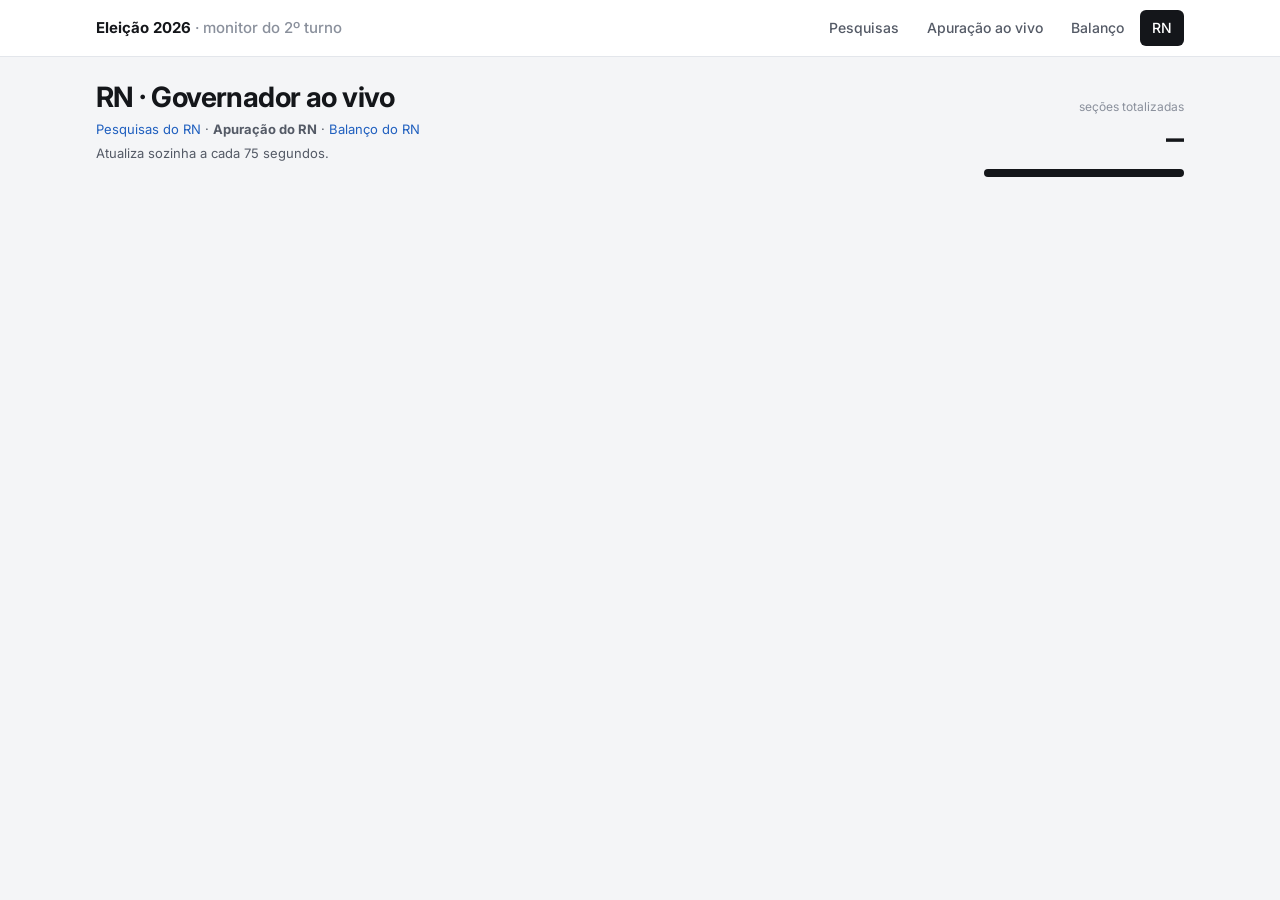
<file: painel/rn-apuracao.html>
<!doctype html>
<html lang="pt-BR">
<head>
<meta charset="utf-8">
<meta name="viewport" content="width=device-width, initial-scale=1">
<meta name="color-scheme" content="light">
<title>RN · Apuração ao vivo</title>
<link rel="preconnect" href="https://fonts.googleapis.com">
<link href="https://fonts.googleapis.com/css2?family=Inter:wght@400;500;600;700&family=JetBrains+Mono:wght@400;600&display=swap" rel="stylesheet">
<link rel="stylesheet" href="estilo.css?v=13">
<style>
  .progresso { height: 8px; background: var(--linha); border-radius: 4px; overflow: hidden; margin-top: 6px; width: 200px; margin-left: auto; }
  .progresso span { display: block; height: 100%; background: var(--texto); }
  .virada { font-size: 20px; font-weight: 700; margin: 2px 0 6px; letter-spacing: -.01em; }
</style>
</head>
<body>
<nav class="barra-topo"><div class="dentro">
  <a class="marca" href="index.html">Eleição 2026<span> · monitor do 2º turno</span></a>
  <div class="abas"><a href="index.html">Pesquisas</a><a href="apuracao.html">Apuração<span class="longo"> ao vivo</span></a><a href="balanco.html">Balanço</a><a href="rn-apuracao.html" aria-current="page">RN</a></div>
</div></nav>

<main>
  <div class="faixa" id="faixaSim" style="background:var(--alerta)">SIMULAÇÃO: estes números são de uma noite fictícia para teste, não da eleição.</div>
  <div class="faixa" id="faixaPausa" style="background:var(--texto-2)">A votação foi prorrogada até as 19h (horário de Brasília) por decisão do STF. O TSE interrompeu a totalização e a retoma depois desse horário; até lá, os números ficam parados.</div>
  <div class="titulo">
    <div>
      <h1>RN · Governador ao vivo</h1>
      <p class="sub" style="margin:0 0 4px"><a href="rn.html">Pesquisas do RN</a> · <b>Apuração do RN</b> · <a href="rn-balanco.html">Balanço do RN</a></p>
      <p class="sub" id="gerado">Atualiza sozinha a cada 75 segundos.</p>
    </div>
    <div class="contagem"><div class="mini">seções totalizadas</div><div class="val num" id="secoes">—</div><div class="progresso"><span id="barraSecoes"></span></div></div>
  </div>

  <section class="cartao" id="vazio" style="display:none">
    <h2>Aguardando a apuração</h2>
    <p class="sub" style="margin:0">A apuração começa domingo, 25/10, às 17h (Brasília). O robô liga sozinho às 16h45 e esta página se atualiza sozinha: pode deixá-la aberta.</p>
  </section>

  <div id="conteudo" style="display:none">
    <section class="cartao principal">
      <!-- O placar oficial é o destaque; a projeção aparece só na chance e no painel de virada. -->
      <h2>Placar do TSE agora</h2>
      <p class="sub">Votos válidos já apurados</p>
      <div id="dueloPlacar" style="margin-bottom:16px"></div>
      <div class="kpis" id="kpis"></div>
    </section>

    <section class="cartao principal" id="secProb">
      <h2 id="probTitulo">Vai virar?</h2>
      <p class="sub" id="probSub"></p>
      <div class="grade" style="margin-bottom:0;align-items:start">
        <div>
          <div class="kpi" style="background:transparent;padding:0">
            <div class="val num" id="probValor" style="font-size:56px;line-height:1"></div>
            <div class="det" id="probDet" style="font-size:13px;margin-top:6px"></div>
          </div>
          <div class="kpis" id="probKpis" style="margin-top:16px"></div>
        </div>
        <div>
          <div class="mini" style="margin-bottom:6px" id="probFaixasTit">Se virar, em que horário (probabilidade de cada faixa de 15 min)</div>
          <div class="grafico" id="grafHorarios"></div>
        </div>
      </div>
      <h2 style="margin-top:20px;font-size:15px">Como a chance de virada mudou ao longo da apuração</h2>
      <div class="grafico" id="grafProbHist"></div>
      <p class="aviso">Como calculamos: a cada minuto sorteamos 300 finais de noite possíveis. Em cada um variam o voto que ainda falta em cada município (dentro da incerteza da projeção) e o atraso de cada município, a partir do ritmo de chegada medido nos últimos minutos. No começo da noite, sem ritmo medido, supomos que todos os municípios andam no mesmo passo. A chance é a fração dos finais em que o placar troca de líder; o horário é o da última troca.</p>
    </section>

    <section class="cartao principal">
      <h2>A virada</h2>
      <div class="virada" id="viradaTitulo"></div>
      <p class="sub" id="viradaTexto"></p>
      <div class="grafico" id="grafVirada"></div>
      <div class="legenda">
        <span><i class="linha" style="border-color:var(--texto)"></i>Placar: vantagem em votos</span>
        <span><i class="tracejada" style="border-color:var(--texto-3)"></i>Placar previsto daqui em diante</span>
        <span><i class="linha" style="border-color:var(--alerta)"></i>Projeção do resultado final</span>
      </div>
    </section>

    <section class="cartao principal">
      <div class="cabeca">
        <div>
          <h2>Mapa por município</h2>
          <p class="sub" style="margin:0" id="subMapa"></p>
        </div>
        <div class="seg" role="group" aria-label="Modo do mapa" id="modosMapa">
          <button data-modo="apurado">Apurado agora</button>
          <button data-modo="projecao">Projeção final</button>
        </div>
      </div>
      <div class="grafico" id="mapaVivo"></div>
      <div id="legMapa"></div>
    </section>

    <div class="grade">
      <section class="cartao">
        <h2>Por região: apurado e o que falta</h2>
        <p class="sub">Votos válidos. Cinza = ainda não apurado; à direita, o saldo projetado.</p>
        <div class="grafico" id="grafRegioes"></div>
        <div class="legenda">
          <span><i style="background:var(--lula)"></i>Cadu</span>
          <span><i style="background:var(--flavio)"></i>Allyson</span>
          <span><i style="background:var(--linha)"></i>Falta apurar</span>
        </div>
      </section>
      <section class="cartao">
        <h2>Saldo projetado nos municípios que mais pesam</h2>
        <p class="sub">Os 20 municípios com maior diferença final esperada (milhares de votos). Passe o mouse para ver o quanto já foi apurado.</p>
        <div class="grafico" id="grafUFs"></div>
        <details class="tabela"><summary>Ver tabela por município</summary><div class="tabela-rola"><table id="ufs"></table></div></details>
      </section>
    </div>
    <p class="aviso" id="metodo"></p>
  </div>
</main>
<footer class="rodape" id="rodape"></footer>

<script src="graficos.js?v=13"></script>
<script src="mapa-rn.js?v=1"></script>
<script>
(() => {
  const fmt = (n, c = 1) => n.toLocaleString("pt-BR", { minimumFractionDigits: c, maximumFractionDigits: c });
  const mi = n => fmt(n / 1e6, 2) + " mi";
  const el = id => document.getElementById(id);
  const pct = (a, b) => (a + b) ? 100 * a / (a + b) : 0;
  const nome = k => k === "lula" ? "Cadu" : k === "flavio" ? "Allyson" : "ninguém";
  const kpi = (rot, val, det = "", cls = "") => `<div class="kpi"><div class="rot">${rot}</div><div class="val num ${cls}">${val}</div><div class="det">${det}</div></div>`;
  const NOMES_UF = { ac: "Acre", al: "Alagoas", am: "Amazonas", ap: "Amapá", ba: "Bahia", ce: "Ceará", df: "Distrito Federal", es: "Espírito Santo", go: "Goiás", ma: "Maranhão", mg: "Minas Gerais", ms: "Mato Grosso do Sul", mt: "Mato Grosso", pa: "Pará", pb: "Paraíba", pe: "Pernambuco", pi: "Piauí", pr: "Paraná", rj: "Rio de Janeiro", rn: "Rio Grande do Norte", ro: "Rondônia", rr: "Roraima", rs: "Rio Grande do Sul", sc: "Santa Catarina", se: "Sergipe", sp: "São Paulo", to: "Tocantins", zz: "Exterior" };
  const esc = G.esc;
  // Chance e virada só com votos suficientes: antes disso refletiriam a suposição inicial (1º turno), não a apuração.
  const MINIMO_PARA_CHANCE = 0.10;
  const nomeUnid = (A, u) => A.unidades?.[u]?.nome ?? NOMES_UF[u] ?? u.toUpperCase();
  const chaveMapa = (A, u) => A.unidades?.[u]?.mapa ?? u;
  const curto = (A, u) => A.unidades ? nomeUnid(A, u) : u.toUpperCase();

  // Mapa: "apurado" pinta pelo placar de cada UF e apaga quem apurou pouco; "projeção" pinta pelo resultado projetado.
  let modoMapa = "apurado", ultimoEstado = null;
  function desenhaMapa() {
    const A = ultimoEstado; if (!A) return;
    document.querySelectorAll("#modosMapa button").forEach(b => b.setAttribute("aria-pressed", b.dataset.modo === modoMapa));
    el("subMapa").textContent = modoMapa === "apurado"
      ? "Quem lidera em cada município com os votos já apurados. Quanto mais apagado, menos seções apuradas."
      : "Resultado projetado de cada município ao fim da apuração.";
    const valores = {};
    for (const u of A.ufs) {
      if (u.uf === "zz") continue;
      const lAp = pct(u.lula, u.flavio), lPr = pct(u.proj_lula, u.proj_flavio);
      const m = modoMapa === "apurado" ? 2 * lAp - 100 : 2 * lPr - 100;
      const semDados = modoMapa === "apurado" && !(u.lula + u.flavio);
      valores[chaveMapa(A, u.uf)] = {
        cor: semDados ? "var(--linha)" : G.corMargem(m),
        opacidade: modoMapa === "apurado" ? .3 + .7 * u.fracao : 1,
        dica: `<b>${esc(nomeUnid(A, u.uf))}</b> · ${fmt(100 * u.fracao, 0)}% das seções<br>Apurado: ${u.lula + u.flavio ? `Cadu ${fmt(lAp)}% × Allyson ${fmt(100 - lAp)}%` : "ainda sem votos"}` +
          `<br>Projeção: Cadu ${fmt(lPr)}% × Allyson ${fmt(100 - lPr)}%<br>Faltam ${mi(u.votos_rest)}`,
      };
    }
    G.mapa(el("mapaVivo"), { base: window.MAPA_RN || window.MAPA_BR, valores, rotulos: A.unidades ? {} : undefined, alturaMax: A.unidades ? 460 : 520, rotulo: "Apuração por " + A.rotulo_unidade });
    el("legMapa").innerHTML = G.legendaMapa(A.candidatos?.a || "Cadu", A.candidatos?.b || "Allyson");
  }
  document.querySelectorAll("#modosMapa button").forEach(b => b.addEventListener("click", () => { modoMapa = b.dataset.modo; desenhaMapa(); }));

  // Painel "vai virar?": resultado das simulações de fim de noite feitas pelo coletor.
  function desenhaProbabilidade(A) {
    const P = A.probabilidade_virada;
    el("secProb").style.display = P ? "block" : "none";
    if (!P) return;
    const quemLidera = P.lider_placar > 0 ? "Cadu" : "Allyson", quemVira = P.lider_placar > 0 ? "Allyson" : "Cadu";
    const corVira = quemVira === "Cadu" ? "var(--lula)" : "var(--flavio)";
    if (A.fracao_secoes < MINIMO_PARA_CHANCE) {
      // Com poucas urnas, a chance refletiria a suposição inicial (1º turno), não os votos de hoje.
      el("probTitulo").textContent = "Vai virar?";
      el("probSub").textContent = "";
      el("probValor").innerHTML = '<span style="color:var(--texto-3)">—</span>';
      el("probDet").textContent = `A chance de virada aparece quando houver pelo menos ${fmt(100 * MINIMO_PARA_CHANCE, 0)}% das seções apuradas. Antes disso ela dependeria mais de suposições do que dos votos de hoje.`;
      el("probKpis").innerHTML = ""; el("grafHorarios").innerHTML = ""; el("probFaixasTit").textContent = "";
    } else if (A.fracao_secoes >= 1 || !P.n) {
      el("probTitulo").textContent = "Apuração concluída";
      el("probSub").textContent = "";
      el("probValor").innerHTML = `<span class="${A.lula > A.flavio ? "lula" : "flavio"}">${A.lula > A.flavio ? "Cadu" : "Allyson"} venceu</span>`;
      el("probDet").textContent = "";
      el("probKpis").innerHTML = ""; el("grafHorarios").innerHTML = ""; el("probFaixasTit").textContent = "";
    } else {
      el("probTitulo").textContent = `${quemVira} vai virar?`;
      el("probSub").textContent = `${quemLidera} lidera o placar agora. Chance de ${quemVira} passar à frente e terminar na frente:`;
      el("probValor").innerHTML = `<span style="color:${corVira}">${fmt(100 * P.prob_troca, 0)}%</span>`;
      el("probDet").innerHTML = P.faixas
        ? `Se virar, o mais provável é entre <b class="num">${P.faixa_mais_provavel.de}</b> e <b class="num">${P.faixa_mais_provavel.ate}</b>.`
        : `Em nenhum dos ${P.n} finais simulados o placar vira.`;
      el("probKpis").innerHTML = P.faixas ? (
        kpi("80% de chance entre", `${P.hora_p10}–${P.hora_p90}`, "se a virada acontecer") +
        kpi("Horário mediano", P.hora_p50, `com ~${fmt(100 * P.fracao_p50, 0)}% das seções`) +
        kpi("Seções na virada", `${fmt(100 * P.fracao_p10, 0)}–${fmt(100 * P.fracao_p90, 0)}%`, "faixa de 80%" + (A.referencia_2022 ? " · 2022: ~67,8%" : "")) +
        kpi("Ritmo dos estados", P.ritmo_medido ? "medido" : "estimado", P.ritmo_medido ? "chegada real dos últimos 15 min" : (A.referencia_2022 ? "ainda sem medição: padrão N/NE por último" : "ainda sem medição"))) : "";
      el("probFaixasTit").textContent = P.faixas ? "Se virar, em que horário (probabilidade de cada faixa de 15 min)" : "";
      if (P.faixas) {
        const tot = P.faixas.reduce((a, f) => a + f.prob, 0);
        G.barras(el("grafHorarios"), {
          alturaLinha: 24, larguraRotulo: 96,
          itens: P.faixas.filter(f => f.prob / tot >= .01).map(f => ({ rotulo: `${f.de}–${f.ate}`, valor: 100 * f.prob / tot, cor: corVira,
            texto: fmt(100 * f.prob / tot, 0) + "%", dica: `<b>${f.de} às ${f.ate}</b><br>${fmt(100 * f.prob / tot, 0)}% das viradas simuladas caem nesta faixa<br>(${fmt(100 * f.prob, 0)}% do total de finais)` })),
        });
      } else el("grafHorarios").innerHTML = "";
    }
    const h = A.historico.filter(x => x.fracao_secoes >= MINIMO_PARA_CHANCE && x.prob_troca != null);
    if (h.length > 1) G.linhas(el("grafProbHist"), {
      altura: 200, rotulo: "Chance de virada ao longo da apuração",
      x: { tipo: "num", min: 0, max: 1, passo: .1, fmt: v => Math.round(100 * v) + "%" },
      y: { min: 0, max: 100, passo: 25, fmt: v => v + "%", fmtValor: v => fmt(v, 0) + "%" },
      series: [{ nome: "Virada", cor: corVira, pontos: h.map(x => [x.fracao_secoes, 100 * x.prob_troca]) }],
      refY: [{ y: 50 }],
      alvosDica: h.map(x => x.fracao_secoes),
      dicaX: f => { const x = h.find(q => q.fracao_secoes === f); return x ? `<b>${x.hora}</b> · ${fmt(100 * f)}% das seções<br>Chance de virada: ${fmt(100 * x.prob_troca, 0)}%` : ""; },
    });
  }

  function desenha(A) {
    el("rodape").innerHTML = A ? `Última leitura do TSE: <b class="num">${A.hora_apuracao}</b> (atualizado ${A.gerado_em}) · o robô lê o TSE a cada minuto · esta página busca dados novos a cada 75 s`
      : "Na noite da apuração, o robô lê o TSE a cada minuto · esta página busca dados novos a cada 75 s.";
    const vazio = !A || !(A.fracao_secoes > 0); // antes das 17h o TSE publica tudo zerado
    el("vazio").style.display = vazio ? "block" : "none";
    el("conteudo").style.display = vazio ? "none" : "block";
    if (vazio) return;

    el("faixaSim").style.display = A.modo === "simulacao" ? "block" : "none";
    // Prorrogação da votação até 19h (STF, 25/10): aviso enquanto a totalização não passa de 1%.
    el("faixaPausa").style.display = A.modo !== "simulacao" && A.fracao_secoes < 0.01 ? "block" : "none";
    el("gerado").textContent = `Dados do TSE às ${A.hora_apuracao} · atualizado ${A.gerado_em} · atualiza sozinha a cada 75 s`;
    el("secoes").textContent = fmt(100 * A.fracao_secoes, 2) + "%";
    el("barraSecoes").style.width = (100 * A.fracao_secoes) + "%";

    const tot = A.proj_lula + A.proj_flavio;
    G.duelo(el("dueloPlacar"), A.lula, A.flavio, "Cadu (PT)", "Allyson (União)", `${mi(A.lula + A.flavio)} de votos válidos apurados`);
    const faltam = A.ufs.reduce((a, u) => a + u.votos_rest, 0);
    el("kpis").innerHTML =
      (A.fracao_secoes >= MINIMO_PARA_CHANCE
        ? kpi("Chance de Cadu", fmt(100 * A.chance_lula, 0) + "%", "pelos votos apurados", "lula") +
          kpi("Chance de Allyson", fmt(100 * (1 - A.chance_lula), 0) + "%", "pelos votos apurados", "flavio")
        : kpi("Chance de vitória", "—", `aparece com ${fmt(100 * MINIMO_PARA_CHANCE, 0)}% das seções apuradas`)) +
      kpi("Votos que faltam", mi(faltam), "estimativa") +
      (A.comparecimento != null ? kpi("Comparecimento", fmt(100 * A.comparecimento) + "%",
        "nas seções apuradas" + (A.comparecimento_1t != null ? ` · 1º turno ${fmt(100 * A.comparecimento_1t)}%` : "")) : "") +
      kpi("Desvio sobre o esperado", (A.swing >= 0 ? "Cadu +" : "Allyson +") + fmt(Math.abs(100 * A.swing), 1), "p.p., média dos municípios");

    desenhaProbabilidade(A);

    // Virada
    const V = A.virada;
    el("viradaTitulo").innerHTML = A.fracao_secoes >= 1 ? `Apuração concluída: <span class="${V.lider_placar}">${nome(V.lider_placar)}</span> venceu.`
      : V.vai_virar ? `${nome(V.lider_placar)} lidera o placar, mas a projeção aponta <span class="${V.lider_projetado}">${nome(V.lider_projetado)}</span>.`
      : `<span class="${V.lider_placar}">${nome(V.lider_placar)}</span> lidera e a projeção mantém.`;
    const h = A.historico.filter(p => p.fracao_secoes >= 0.02); // antes de 2% é ruído das primeiras urnas
    let ultimaTroca = null; for (let i = 1; i < h.length; i++) if ((h[i].margem_placar > 0) !== (h[i - 1].margem_placar > 0)) ultimaTroca = h[i];
    let txt = "";
    if (V.vai_virar && V.fracao_secoes != null) txt += `Virada do placar prevista por volta das <b class="num">${A.historico.at(-1).virada_prevista_hora}</b>, com cerca de <b class="num">${fmt(100 * V.fracao_secoes)}%</b> das seções. `;
    if (V.vai_virar && !V.ritmo_medido) txt += "Ainda sem ritmo medido por município: a previsão tende a adiantar a virada. ";
    if (ultimaTroca) txt += `Última troca de liderança no placar: <b class="num">${ultimaTroca.hora}</b>, com <b class="num">${fmt(100 * ultimaTroca.fracao_secoes)}%</b> das seções.`;
    el("viradaTexto").innerHTML = txt || "Acompanhe abaixo como o placar e a projeção andam conforme as seções chegam.";

    const futuro = A.curva_futura || [];
    const vals = [...h.map(p => p.margem_placar), ...h.map(p => p.margem_proj), ...futuro.map(p => p.margem_lula), 0];
    // Escala: milhões no presidente, milhares nas disputas por município (RN).
    const ESC = A.unidades ? 1e3 : 1e6, SUF = A.unidades ? " mil" : " mi";
    const lim = Math.max(A.unidades ? 2e4 : 1e6, ...vals.map(Math.abs)) * 1.15;
    const bruto = lim / 3, mag = 10 ** Math.floor(Math.log10(bruto));
    const passo = [1, 2, 5, 10].map(k => k * mag).find(v => v >= bruto);
    const yMax = Math.ceil(lim / passo) * passo;
    const fmtVotos = v => v === 0 ? "0" : (v > 0 ? "L+" : "F+") + fmt(Math.abs(v) / ESC, A.unidades ? 0 : 1);
    G.linhas(el("grafVirada"), {
      rotulo: "Vantagem de Cadu ao longo da apuração",
      x: { tipo: "num", min: 0, max: 1, passo: .1, fmt: v => Math.round(100 * v) + "%" },
      y: { min: -yMax, max: yMax, passo, fmt: fmtVotos, fmtValor: v => fmtVotos(v) + SUF },
      series: [
        { nome: "Projeção", cor: "var(--alerta)", pontos: h.map(p => [p.fracao_secoes, p.margem_proj]) },
        { nome: "", cor: "var(--texto-3)", pontos: futuro.map(p => [p.fracao_secoes, p.margem_lula]), tracejada: true, largura: 1.5, rotulo: false },
        { nome: "Placar", cor: "var(--texto)", pontos: h.map(p => [p.fracao_secoes, p.margem_placar]) },
      ],
      refY: [{ y: 0, rotulo: "empate" }],
      refX: A.referencia_2022 ? [{ x: A.referencia_2022.fracao_virada, rotulo: "2022" }] : [],
      alvosDica: h.map(p => p.fracao_secoes),
      dicaX: f => { const p = h.find(q => q.fracao_secoes === f); if (!p) return "";
        return `<b>${p.hora}</b> · ${fmt(100 * p.fracao_secoes)}% das seções<br>Placar: ${fmtVotos(p.margem_placar)}${SUF}<br>Projeção: ${fmtVotos(p.margem_proj)}${SUF}<br>Chance de Cadu: ${fmt(100 * p.chance_lula, 0)}%`; },
    });

    ultimoEstado = A;
    desenhaMapa();

    // Regiões: apurado de cada um + o que falta, com saldo projetado à direita.
    const ordem = ["Nordeste", "Sudeste", "Sul", "Norte", "Centro-Oeste"];
    G.empilhadas(el("grafRegioes"), {
      direita: true,
      itens: A.regioes.filter(r => r.regiao !== "Exterior").sort((a, b) => ordem.indexOf(a.regiao) - ordem.indexOf(b.regiao)).map(r => {
        const sp = r.proj_lula - r.proj_flavio, ap = (r.lula + r.flavio) / (r.lula + r.flavio + r.votos_rest || 1);
        return {
          rotulo: r.regiao, direita: (sp >= 0 ? "L+" : "F+") + fmt(Math.abs(sp) / 1e6, 1),
          partes: [{ valor: r.lula, cor: "var(--lula)", texto: fmt(pct(r.lula, r.flavio), 0) + "%" }, { valor: r.flavio, cor: "var(--flavio)", texto: fmt(pct(r.flavio, r.lula), 0) + "%" },
                   { valor: r.votos_rest, cor: "var(--linha)" }],
          dica: `<b>${r.regiao}</b> · ${fmt(100 * ap, 0)}% apurado<br>Apurado: Cadu ${fmt(pct(r.lula, r.flavio))}% × Allyson ${fmt(pct(r.flavio, r.lula))}%<br>Faltam ${mi(r.votos_rest)}<br>Saldo projetado: ${sp >= 0 ? "Cadu" : "Allyson"} +${mi(Math.abs(sp))}`,
        };
      }),
    });

    // UFs: saldo projetado, ordenado.
    let ufs = A.ufs.filter(u => u.uf !== "zz").map(u => ({ ...u, sp: u.proj_lula - u.proj_flavio }));
    if (ufs.length > 30) ufs = ufs.sort((a, b) => Math.abs(b.sp) - Math.abs(a.sp)).slice(0, 20);
    ufs.sort((a, b) => b.sp - a.sp);
    const ESCU = A.unidades ? 1e3 : 1e6;
    const maxUF = Math.max(...ufs.map(u => Math.abs(u.sp))) / ESCU;
    G.barras(el("grafUFs"), {
      divergente: true, max: maxUF, alturaLinha: 22, larguraRotulo: A.unidades ? 150 : 34, rotuloNeg: "← Allyson", rotuloPos: "Cadu →",
      itens: ufs.map(u => ({
        rotulo: curto(A, u.uf), valor: u.sp / ESCU, cor: u.sp >= 0 ? "var(--lula)" : "var(--flavio)", texto: fmt(Math.abs(u.sp) / ESCU, A.unidades ? 1 : 2),
        dica: `<b>${esc(nomeUnid(A, u.uf))}</b> · ${fmt(100 * u.fracao, 0)}% das seções<br>Apurado: Cadu ${u.observado == null ? "—" : fmt(100 * u.observado) + "%"}<br>Projetado: Cadu ${fmt(pct(u.proj_lula, u.proj_flavio))}%<br>Faltam ${mi(u.votos_rest)}`,
      })),
    });
    el("ufs").innerHTML = `<tr><th>UF</th><th>Seções</th><th>Cadu apurado</th><th>Esperado</th><th>Usado no restante</th><th>Faltam</th><th>Cadu projetado</th><th>Saldo projetado</th></tr>` +
      A.ufs.map(u => { const sp = u.proj_lula - u.proj_flavio;
        return `<tr><td>${esc(curto(A, u.uf))}</td><td class="num">${fmt(100 * u.fracao, 0)}%</td><td class="num">${u.observado == null ? "—" : fmt(100 * u.observado)}</td>` +
          `<td class="num">${fmt(100 * (u.prior + A.swing))}</td><td class="num">${fmt(100 * u.parcela_rest)}</td><td class="num">${mi(u.votos_rest)}</td>` +
          `<td class="num">${fmt(pct(u.proj_lula, u.proj_flavio))}</td><td class="num ${sp >= 0 ? "lula" : "flavio"}">${sp >= 0 ? "L" : "F"} +${mi(Math.abs(sp))}</td></tr>`; }).join("");

    el("metodo").textContent = `Como a projeção funciona: cada município parte do resultado do 1º turno com ${fmt(100 * A.transferencia_prior, 0)}% dos votos dos demais candidatos indo para Cadu, e é corrigida pelo que as urnas já mostraram (na própria UF e no país). ` +
      `Limite: dentro de cada município, supõe que as seções que faltam votam como as já apuradas, e as capitais costumam chegar antes do interior.`;
  }

  // De onde vêm os dados:
  //  - no PC (arquivo local ou localhost): o apuracao-dados.js que o coletor local escreve;
  //  - publicado (GitHub Pages): o estado.json do ramo ao-vivo, atualizado pelo robô do GitHub Actions.
  //    A API do GitHub entrega sem cache (limite de 60 leituras/hora por aparelho, por isso 75 s);
  //    se o limite estourar, cai para o raw, que tem até 5 min de cache.
  const FONTE = { arquivo: "estado.json", ramo: "ao-vivo-rn", js: "apuracao-rn-dados.js", variavel: "APURACAO_RN" };
  const REPO = "andretab/monitor-eleicao-2026";
  const LOCAL = location.protocol === "file:" || ["localhost", "127.0.0.1"].includes(location.hostname);
  const API = `https://api.github.com/repos/${REPO}/contents/${FONTE.arquivo}?ref=${FONTE.ramo}`;
  const RAW = `https://raw.githubusercontent.com/${REPO}/${FONTE.ramo}/${FONTE.arquivo}`;
  function recarregaLocal() {
    const tag = document.createElement("script");
    tag.src = FONTE.js + "?t=" + Date.now();
    tag.onload = tag.onerror = () => { desenha(window[FONTE.variavel]); tag.remove(); };
    document.body.appendChild(tag);
  }
  async function recarregaRemoto() {
    try {
      let r = await fetch(API, { headers: { Accept: "application/vnd.github.raw" }, cache: "no-store" });
      if (!r.ok && r.status !== 404) r = await fetch(RAW + "?t=" + Date.now(), { cache: "no-store" });
      desenha(r.ok ? await r.json() : null);
    } catch (e) { /* sem rede: mantém o que está na tela até a próxima tentativa */ }
  }
  const recarrega = LOCAL ? recarregaLocal : recarregaRemoto;
  recarrega();
  setInterval(recarrega, LOCAL ? 10000 : 75000);
})();
</script>
</body>
</html>
</file>
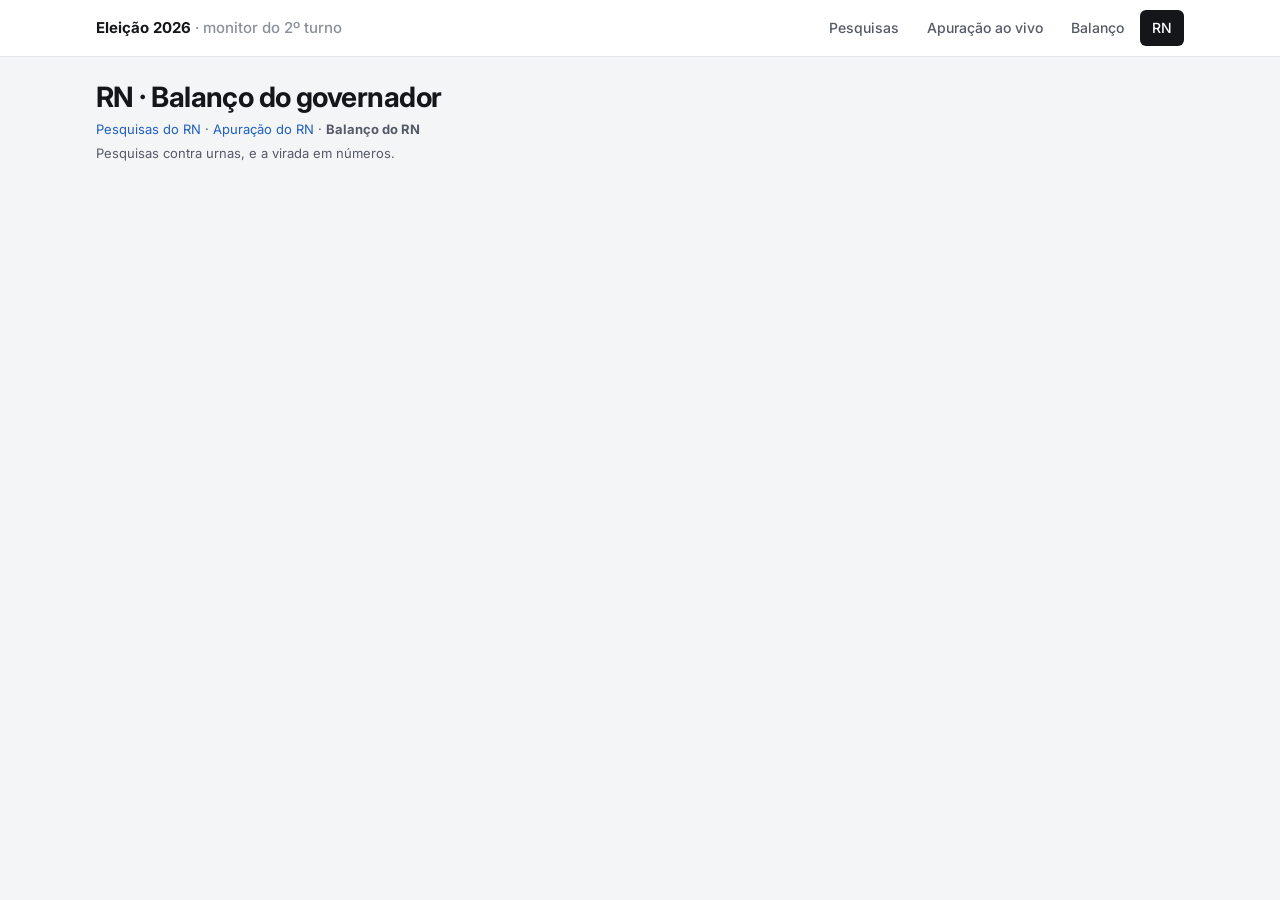
<file: painel/rn-balanco.html>
<!doctype html>
<html lang="pt-BR">
<head>
<meta charset="utf-8">
<meta name="viewport" content="width=device-width, initial-scale=1">
<meta name="color-scheme" content="light">
<title>RN · Balanço</title>
<link rel="preconnect" href="https://fonts.googleapis.com">
<link href="https://fonts.googleapis.com/css2?family=Inter:wght@400;500;600;700&family=JetBrains+Mono:wght@400;600&display=swap" rel="stylesheet">
<link rel="stylesheet" href="estilo.css?v=13">
</head>
<body>
<nav class="barra-topo"><div class="dentro">
  <a class="marca" href="index.html">Eleição 2026<span> · monitor do 2º turno</span></a>
  <div class="abas"><a href="index.html">Pesquisas</a><a href="apuracao.html">Apuração<span class="longo"> ao vivo</span></a><a href="balanco.html">Balanço</a><a href="rn-apuracao.html" aria-current="page">RN</a></div>
</div></nav>

<main>
  <div class="faixa" id="faixa"></div>
  <div class="titulo">
    <div>
      <h1>RN · Balanço do governador</h1>
      <p class="sub" style="margin:0 0 4px"><a href="rn.html">Pesquisas do RN</a> · <a href="rn-apuracao.html">Apuração do RN</a> · <b>Balanço do RN</b></p>
      <p class="sub" id="gerado">Pesquisas contra urnas, e a virada em números.</p>
    </div>
  </div>

  <section class="cartao" id="vazio" style="display:none">
    <h2>O balanço aparece com a apuração</h2>
    <p class="sub" style="margin:0">Esta página compara as pesquisas com o resultado real do TSE e mede a virada. Ela começa a se preencher domingo, 25/10, a partir das 17h, e fica completa quando o TSE chegar a 100%.</p>
  </section>

  <div id="conteudo" style="display:none">
    <section class="cartao principal">
      <h2>Resultado</h2>
      <p class="sub" id="resSub"></p>
      <div id="dueloFinal"></div>
      <div class="kpis" id="kpisRes" style="margin-top:16px"></div>
    </section>

    <section class="cartao principal">
      <h2>2º turno por município</h2>
      <p class="sub">Vantagem entre Cadu e Allyson nos votos válidos. Passe o mouse ou toque num município para comparar com o 1º turno.</p>
      <div class="grafico" id="mapa2t"></div>
      <div id="legMapa2t"></div>
    </section>

    <section class="cartao principal">
      <h2>A virada em números</h2>
      <p class="sub">Medida no placar oficial e na nossa projeção, minuto a minuto</p>
      <div class="kpis" id="kpisVirada"></div>
      <h2 style="margin-top:20px">Quanto a nossa projeção errou ao longo da noite</h2>
      <p class="sub">% de Cadu projetado menos o % final, conforme as seções foram totalizadas. Quanto mais perto de zero, e mais cedo, melhor.</p>
      <div class="grafico" id="grafErroProj"></div>
    </section>

    <div class="grade">
      <section class="cartao">
        <h2>Quem acertou o 2º turno</h2>
        <p class="sub">Erro na vantagem da última pesquisa de cada instituto. Barra à direita = puxou para Cadu. Em preto, as nossas médias.</p>
        <div class="grafico" id="grafAcertos"></div>
        <p class="mini" id="resumoAcertos"></p>
        <details class="tabela"><summary>Ver tabela</summary><div class="tabela-rola"><table id="acertos2t"></table></div></details>
      </section>
      <section class="cartao">
        <h2>Ranking nos dois turnos</h2>
        <p class="sub">Erro médio na vantagem (p.p.) somando 1º e 2º turnos. Menor é melhor.</p>
        <div class="grafico" id="grafRanking"></div>
      </section>
    </div>

    <div class="grade">
      <section class="cartao">
        <h2>Onde cada um cresceu, por município</h2>
        <p class="sub">Variação de Cadu nos votos válidos, do 1º para o 2º turno (p.p.): os 10 municípios em que mais cresceu e os 10 em que menos cresceu.</p>
        <div class="grafico" id="grafUFs"></div>
        <details class="tabela"><summary>Ver tabela por município</summary><div class="tabela-rola"><table id="ufs"></table></div></details>
      </section>
      <section class="cartao">
        <h2>2º turno por região do RN</h2>
        <p class="sub">Votos válidos; à direita, a variação de Cadu em relação ao 1º turno.</p>
        <div class="grafico" id="grafRegioes"></div>
        <div class="legenda"><span><i style="background:var(--lula)"></i>Cadu</span><span><i style="background:var(--flavio)"></i>Allyson</span></div>
      </section>
    </div>
  </div>
</main>
<footer class="rodape" id="rodape"></footer>

<script src="graficos.js?v=13"></script>
<script src="mapa-rn.js?v=1"></script>
<script>document.write('<script src="dados-rn.js?t=' + Date.now() + '"><\/script>'); /* sempre a versão mais nova dos dados, sem esperar o cache */</script>
<script>
// Adaptador: o motor desta página usa os campos lula/flavio; no RN, lula = Cadu (a) e flavio = Allyson (b).
(() => {
  const R = window.DADOS_RN, conv = p => ({ ...p, lula: p.a, flavio: p.b });
  const est = R.primeiro_turno.estado;
  window.DADOS = {
    pesquisas: { ...R.pesquisas, segundo_turno_a_divulgar: [],
      primeiro_turno_ultima_por_instituto: R.pesquisas.primeiro_turno_ultima_por_instituto.map(conv),
      segundo_turno: R.pesquisas.segundo_turno.map(conv) },
    primeiro_turno: { br: { ...est, lula: est.a, flavio: est.b, totalizado_em: "" },
      ...Object.fromEntries(Object.entries(R.primeiro_turno.municipios).map(([cd, m]) => [cd, { ...m, lula: m.a, flavio: m.b }])) },
    boletins: R.boletins || [],
  };
})();
</script>
<script>
(() => {
  const D = window.DADOS, P = D.pesquisas, T1 = D.primeiro_turno;
  const fmt = (n, c = 1) => n.toLocaleString("pt-BR", { minimumFractionDigits: c, maximumFractionDigits: c });
  const sinal = (n, c = 1) => (n > 0 ? "+" : n < 0 ? "−" : "") + fmt(Math.abs(n), c);
  const mi = n => fmt(n / 1e6, 2) + " mi";
  const votosCurto = (A, n) => A.unidades ? fmt(n / 1e3, 1) + " mil" : mi(n);
  const el = id => document.getElementById(id);
  const esc = G.esc;
  const dataBR = s => s.slice(8, 10) + "/" + s.slice(5, 7);
  const dias = (a, b) => (new Date(b + "T12:00:00") - new Date(a + "T12:00:00")) / 864e5;
  const pct = (a, b) => (a + b) ? 100 * a / (a + b) : 0;
  const nomeReg = { N: "Norte", NE: "Nordeste", CO: "Centro-Oeste", SE: "Sudeste", S: "Sul", EX: "Exterior" };
  const kpi = (rot, val, det = "", cls = "") => `<div class="kpi"><div class="rot">${rot}</div><div class="val num ${cls}">${val}</div><div class="det">${det}</div></div>`;

  // 1º turno real e erro de cada instituto (mesmo critério da página de pesquisas).
  const BR1 = T1.br, l1 = 100 * BR1.lula / BR1.validos, f1 = 100 * BR1.flavio / BR1.validos, m1 = f1 - l1;
  const erro1 = {};
  for (const p of P.primeiro_turno_ultima_por_instituto) {
    const base = p.indecisos == null ? 100 : 100 - p.indecisos;
    erro1[p.instituto] = (100 * p.flavio / base - 100 * p.lula / base) - m1;
  }
  const erroMedio1 = Object.values(erro1).reduce((a, v) => a + v, 0) / Object.values(erro1).length;
  const p2 = P.segundo_turno.map(p => { const L = 100 * p.lula / (p.lula + p.flavio); return { ...p, L, margem: 100 - 2 * L }; })
    .sort((a, b) => b.fim.localeCompare(a.fim));

  function desenha(A) {
    const mi = n => votosCurto(A, n); // milhares de votos por município (RN), milhões no presidente
    el("rodape").innerHTML = A ? `Última leitura do TSE: <b class="num">${A.hora_apuracao}</b> (atualizado ${A.gerado_em}) · o robô lê o TSE a cada minuto · esta página busca dados novos a cada 2 min`
      : "Na noite da apuração, o robô lê o TSE a cada minuto · esta página busca dados novos a cada 2 min.";
    const vazio = !A || !(A.fracao_secoes > 0);
    el("vazio").style.display = vazio ? "block" : "none";
    el("conteudo").style.display = vazio ? "none" : "block";
    if (vazio) return;
    const final = A.fracao_secoes >= 1;
    const faixa = el("faixa");
    faixa.style.display = (A.modo === "simulacao" || !final) ? "block" : "none";
    faixa.style.background = A.modo === "simulacao" ? "var(--alerta)" : "var(--texto-2)";
    faixa.textContent = A.modo === "simulacao" ? "SIMULAÇÃO: números de uma noite fictícia para teste." :
      `PARCIAL: ${fmt(100 * A.fracao_secoes, 2)}% das seções. O balanço fecha quando o TSE chegar a 100%.`;
    el("gerado").textContent = `Dados do TSE às ${A.hora_apuracao} · atualizado ${A.gerado_em}`;

    // ------------------------------------------------ resultado
    const L = pct(A.lula, A.flavio), F = 100 - L, mReal = F - L;
    const venc = L > F ? "lula" : "flavio", nomeV = venc === "lula" ? "Cadu" : "Allyson";
    el("resSub").textContent = final ? `${nomeV} venceu por ${fmt(Math.abs(L - F), 2)} p.p. (${mi(Math.abs(A.lula - A.flavio))} de votos).` : "Resultado parcial.";
    G.duelo(el("dueloFinal"), A.lula, A.flavio, "Cadu (PT)", "Allyson (União)", `1º turno: Cadu ${fmt(l1)}% × Allyson ${fmt(f1)}% dos válidos`);
    const novosL = A.lula - BR1.lula, novosF = A.flavio - BR1.flavio;
    el("kpisRes").innerHTML =
      kpi("Votos novos de Cadu", "+" + mi(novosL), "do 1º para o 2º turno", "lula") +
      kpi("Votos novos de Allyson", "+" + mi(novosF), "do 1º para o 2º turno", "flavio") +
      kpi("Parcela dos novos votos para Cadu", fmt(100 * novosL / (novosL + novosF)) + "%",
        `empate exigia ${fmt(100 * (BR1.flavio - BR1.lula + BR1.outros) / (2 * BR1.outros))}%`) +
      kpi("Diferença final", mi(Math.abs(A.lula - A.flavio)), `a favor de ${nomeV}`, venc);

    // ------------------------------------------------ virada
    const h = A.historico.filter(x => x.fracao_secoes >= 0.02); // antes de 2% das seções é ruído das primeiras urnas
    const trocas = []; for (let i = 1; i < h.length; i++) if ((h[i].margem_placar > 0) !== (h[i - 1].margem_placar > 0)) trocas.push(h[i]);
    const ult = trocas.at(-1), sinalV = venc === "lula" ? 1 : -1;
    const pior = h.reduce((a, x) => (x.margem_placar * sinalV < a.margem_placar * sinalV ? x : a), h[0]);
    const desde = ok => { let k = h.length; while (k > 0 && ok(h[k - 1])) k--; return h[k]; };
    const desdeProj = desde(x => x.margem_proj * sinalV > 0);
    const desde95 = desde(x => (venc === "lula" ? x.chance_lula : 1 - x.chance_lula) >= 0.95);
    const totalFinal = A.lula + A.flavio;
    const errEm = f => { const x = h.find(y => y.fracao_secoes >= f); return x ? (50 + 50 * x.margem_proj / totalFinal) - L : null; };
    el("kpisVirada").innerHTML =
      kpi("Virada definitiva do placar", ult ? ult.hora : "—", ult ? `com ${fmt(100 * ult.fracao_secoes)}% das seções` + (A.referencia_2022 ? " · 2022: ~67,8%" : "") : "o vencedor liderou do início ao fim") +
      kpi(`Maior desvantagem de ${nomeV}`, pior && pior.margem_placar * sinalV < 0 ? mi(Math.abs(pior.margem_placar)) : "nenhuma",
        pior && pior.margem_placar * sinalV < 0 ? `${pior.hora}, ${fmt(100 * pior.fracao_secoes)}% das seções` : "") +
      kpi("Projeção cravou o vencedor", desdeProj ? desdeProj.hora : "—", desdeProj ? `de vez, com ${fmt(100 * desdeProj.fracao_secoes)}% das seções` : "") +
      kpi("Projeção passou de 95%", desde95 ? desde95.hora : "—", desde95 ? `de vez, com ${fmt(100 * desde95.fracao_secoes)}% das seções` : "") +
      kpi("Erro da projeção com 50% das seções", errEm(.5) == null ? "—" : sinal(errEm(.5), 2), "p.p. de Cadu") +
      kpi("Trocas de liderança no placar", String(trocas.length), trocas.map(t => t.hora).join(" · ") || "nenhuma");

    const erros = h.map(x => [x.fracao_secoes, (50 + 50 * x.margem_proj / totalFinal) - L]);
    const limE = Math.max(1, Math.ceil(Math.max(...erros.map(e => Math.abs(e[1])))));
    G.linhas(el("grafErroProj"), {
      altura: 220, rotulo: "Erro da projeção ao longo da apuração",
      x: { tipo: "num", min: 0, max: 1, passo: .1, fmt: v => Math.round(100 * v) + "%" },
      y: { min: -limE, max: limE, passo: limE > 3 ? 2 : 1, fmt: v => (v > 0 ? "+" : "") + v, fmtValor: v => sinal(v, 2) },
      series: [{ nome: "erro", cor: "var(--alerta)", pontos: erros }],
      refY: [{ y: 0 }],
      alvosDica: erros.map(e => e[0]),
      dicaX: f => { const x = h.find(q => q.fracao_secoes === f); const e = erros.find(q => q[0] === f);
        return x ? `<b>${x.hora}</b> · ${fmt(100 * f)}% das seções<br>Projeção de Cadu: ${fmt(50 + 50 * x.margem_proj / totalFinal, 2)}%<br>Erro: ${sinal(e[1], 2)} p.p.` : ""; },
    });

    // ------------------------------------------------ quem acertou
    const ultimas = {}; for (const p of p2) if (!ultimas[p.instituto]) ultimas[p.instituto] = p;
    const linhas = Object.values(ultimas).map(p => ({ ...p, eM: p.margem - mReal, certo: (p.margem > 0) === (mReal > 0) }));
    const media = modo => { let s = 0, w = 0; const ref = Object.values(ultimas).reduce((a, p) => p.fim > a ? p.fim : a, "");
      for (const p of Object.values(ultimas)) { const peso = Math.sqrt(Math.min(p.amostra, 5000)) * Math.exp(-dias(p.fim, ref) / 7);
        const c = modo === "bruta" ? 0 : -(erro1[p.instituto] ?? erroMedio1); s += peso * (p.margem + c); w += peso; } return s / w; };
    const itens = [
      ...linhas.map(p => ({ nome: p.instituto, eM: p.eM, dica: `<b>${esc(p.instituto)}</b> · ${dataBR(p.fim)}<br>Pesquisa: Cadu ${fmt(p.L)}%<br>Urna: Cadu ${fmt(L)}%<br>Vencedor certo? ${p.certo ? "sim" : "não"}`, nosso: false })),
      { nome: "Nossa média (divulgada)", eM: media("bruta") - mReal, nosso: true },
      { nome: "Nossa média (corrigida)", eM: media("instituto") - mReal, nosso: true },
    ].sort((a, b) => Math.abs(a.eM) - Math.abs(b.eM));
    const maxA = Math.ceil(Math.max(...itens.map(i => Math.abs(i.eM))));
    G.barras(el("grafAcertos"), {
      divergente: true, max: maxA, rotuloNeg: "← puxou p/ Allyson", rotuloPos: "puxou p/ Cadu →",
      itens: itens.map(i => ({ rotulo: i.nome.replace("Nossa média ", "Média "), valor: -i.eM, texto: fmt(Math.abs(i.eM)),
        cor: i.nosso ? "var(--texto)" : i.eM < 0 ? "var(--lula)" : "var(--flavio)", dica: i.dica || `<b>${i.nome}</b><br>Erro: ${fmt(Math.abs(i.eM))} p.p.` })),
    });
    el("resumoAcertos").textContent = `Acertaram o vencedor: ${linhas.filter(p => p.certo).length} de ${linhas.length} institutos.`;
    el("acertos2t").innerHTML = `<tr><th>Instituto</th><th>Data</th><th>Cadu</th><th>Erro vantagem</th><th>Vencedor certo?</th></tr>` +
      `<tr class="destaque"><td>Resultado TSE</td><td></td><td class="num">${fmt(L)}</td><td></td><td></td></tr>` +
      [...linhas].sort((a, b) => Math.abs(a.eM) - Math.abs(b.eM)).map(p => `<tr><td>${esc(p.instituto)}</td><td class="num">${dataBR(p.fim)}</td><td class="num">${fmt(p.L)}</td><td class="num">${sinal(p.eM)}</td><td>${p.certo ? "sim" : "não"}</td></tr>`).join("");

    // ------------------------------------------------ ranking nos dois turnos
    const dois = linhas.filter(p => erro1[p.instituto] != null).map(p => ({ nome: p.instituto, e1: erro1[p.instituto], e2: p.eM, m: (Math.abs(erro1[p.instituto]) + Math.abs(p.eM)) / 2 }))
      .sort((a, b) => a.m - b.m);
    G.barras(el("grafRanking"), {
      itens: dois.map((d, i) => ({ rotulo: `${i + 1}. ${d.nome}`, valor: d.m, cor: i < 3 ? "var(--texto)" : "var(--neutro)", texto: fmt(d.m),
        dica: `<b>${esc(d.nome)}</b><br>1º turno: erro ${sinal(d.e1)}<br>2º turno: erro ${sinal(d.e2)}` })),
    });

    // ------------------------------------------------ UFs e regiões
    const NOMES_UF = { ac: "Acre", al: "Alagoas", am: "Amazonas", ap: "Amapá", ba: "Bahia", ce: "Ceará", df: "Distrito Federal", es: "Espírito Santo", go: "Goiás", ma: "Maranhão", mg: "Minas Gerais", ms: "Mato Grosso do Sul", mt: "Mato Grosso", pa: "Pará", pb: "Paraíba", pe: "Pernambuco", pi: "Piauí", pr: "Paraná", rj: "Rio de Janeiro", rn: "Rio Grande do Norte", ro: "Rondônia", rr: "Roraima", rs: "Rio Grande do Sul", sc: "Santa Catarina", se: "Sergipe", sp: "São Paulo", to: "Tocantins" };
    const nomeUnid = u => A.unidades?.[u]?.nome ?? NOMES_UF[u] ?? u.toUpperCase();
    const curto = u => A.unidades ? nomeUnid(u) : u.toUpperCase();
    const chaveMapa = u => A.unidades?.[u]?.mapa ?? u;
    const porUF = A.ufs.filter(u => u.uf !== "zz" && T1[u.uf]).map(u => { const b = T1[u.uf]; const a1 = 100 * b.lula / b.validos, a2 = pct(u.lula, u.flavio);
      return { ...u, a1, a2, d: a2 - a1, gL: u.lula - b.lula, gF: u.flavio - b.flavio }; }).sort((a, b) => b.d - a.d);
    const valores = {};
    for (const u of porUF) valores[chaveMapa(u.uf)] = { cor: G.corMargem(2 * u.a2 - 100),
      dica: `<b>${G.esc(nomeUnid(u.uf))}</b>${u.fracao < 1 ? ` · ${fmt(100 * u.fracao, 0)}% apurado` : ""}<br>2º turno: Cadu ${fmt(u.a2)}% × Allyson ${fmt(100 - u.a2)}%<br>Cadu no 1º turno: ${fmt(u.a1)}% (${sinal(u.d)} p.p.)` };
    G.mapa(el("mapa2t"), { base: window.MAPA_RN || window.MAPA_BR, valores, rotulos: A.unidades ? {} : undefined,
      alturaMax: A.unidades ? 460 : 520, rotulo: "Resultado do 2º turno por " + (A.rotulo_unidade || "estado") });
    el("legMapa2t").innerHTML = G.legendaMapa(A.candidatos?.a || "Cadu", A.candidatos?.b || "Allyson");
    const pontas = porUF.length > 30 ? [...porUF.slice(0, 10), ...porUF.slice(-10)] : porUF;
    const maxD = Math.ceil(Math.max(...pontas.map(u => Math.abs(u.d))));
    G.barras(el("grafUFs"), {
      divergente: porUF.some(u => u.d < 0), max: maxD, alturaLinha: 22, larguraRotulo: A.unidades ? 150 : 34,
      itens: pontas.map(u => ({ rotulo: curto(u.uf), valor: u.d, cor: u.d >= 0 ? "var(--lula)" : "var(--flavio)", texto: sinal(u.d),
        dica: `<b>${G.esc(nomeUnid(u.uf))}</b><br>Cadu: ${fmt(u.a1)}% → ${fmt(u.a2)}%<br>Votos novos: Cadu +${votosCurto(A, u.gL)} · Allyson +${votosCurto(A, u.gF)}` })),
    });
    el("ufs").innerHTML = `<tr><th>UF</th><th>Cadu 1º turno</th><th>Cadu 2º turno</th><th>Variação</th><th>Novos Cadu</th><th>Novos Allyson</th></tr>` +
      porUF.map(u => `<tr><td>${G.esc(curto(u.uf))}</td><td class="num">${fmt(u.a1)}</td><td class="num">${fmt(u.a2)}</td><td class="num">${sinal(u.d)}</td><td class="num">${votosCurto(A, u.gL)}</td><td class="num">${votosCurto(A, u.gF)}</td></tr>`).join("");
    const reg = {}; for (const u of A.ufs) { if (!T1[u.uf]) continue; const r = reg[u.regiao] ??= { lula: 0, flavio: 0, l1: 0, v1: 0 }; const b = T1[u.uf];
      r.lula += u.lula; r.flavio += u.flavio; r.l1 += b.lula; r.v1 += b.validos; }
    G.empilhadas(el("grafRegioes"), {
      direita: true,
      itens: Object.entries(reg).filter(([k]) => k !== "EX").sort((a, b) => (b[1].lula + b[1].flavio) - (a[1].lula + a[1].flavio)).map(([k, r]) => {
        const a1 = 100 * r.l1 / r.v1, a2 = pct(r.lula, r.flavio);
        return { rotulo: nomeReg[k] || k, direita: "Cadu " + sinal(a2 - a1),
          partes: [{ valor: r.lula, cor: "var(--lula)", texto: fmt(a2, 0) + "%" }, { valor: r.flavio, cor: "var(--flavio)", texto: fmt(100 - a2, 0) + "%" }],
          dica: `<b>${nomeReg[k] || k}</b><br>Cadu ${fmt(a1)}% → ${fmt(a2)}%<br>Saldo: ${r.lula > r.flavio ? "Cadu" : "Allyson"} +${mi(Math.abs(r.lula - r.flavio))}` };
      }),
    });
  }

  // Mesma origem de dados da página de apuração.
  const FONTE = { arquivo: "estado.json", ramo: "ao-vivo-rn", js: "apuracao-rn-dados.js", variavel: "APURACAO_RN" };
  const REPO = "andretab/monitor-eleicao-2026";
  const LOCAL = location.protocol === "file:" || ["localhost", "127.0.0.1"].includes(location.hostname);
  const API = `https://api.github.com/repos/${REPO}/contents/${FONTE.arquivo}?ref=${FONTE.ramo}`;
  const RAW = `https://raw.githubusercontent.com/${REPO}/${FONTE.ramo}/${FONTE.arquivo}`;
  function recarrega() {
    if (LOCAL) {
      const tag = document.createElement("script");
      tag.src = FONTE.js + "?t=" + Date.now();
      tag.onload = tag.onerror = () => { desenha(window[FONTE.variavel]); tag.remove(); };
      document.body.appendChild(tag);
      return;
    }
    fetch(API, { headers: { Accept: "application/vnd.github.raw" }, cache: "no-store" })
      .then(r => (!r.ok && r.status !== 404) ? fetch(RAW + "?t=" + Date.now(), { cache: "no-store" }) : r)
      .then(r => r.ok ? r.json() : null).then(desenha).catch(() => {});
  }
  recarrega();
  setInterval(recarrega, LOCAL ? 10000 : 120000);
})();
</script>
</body>
</html>
</file>
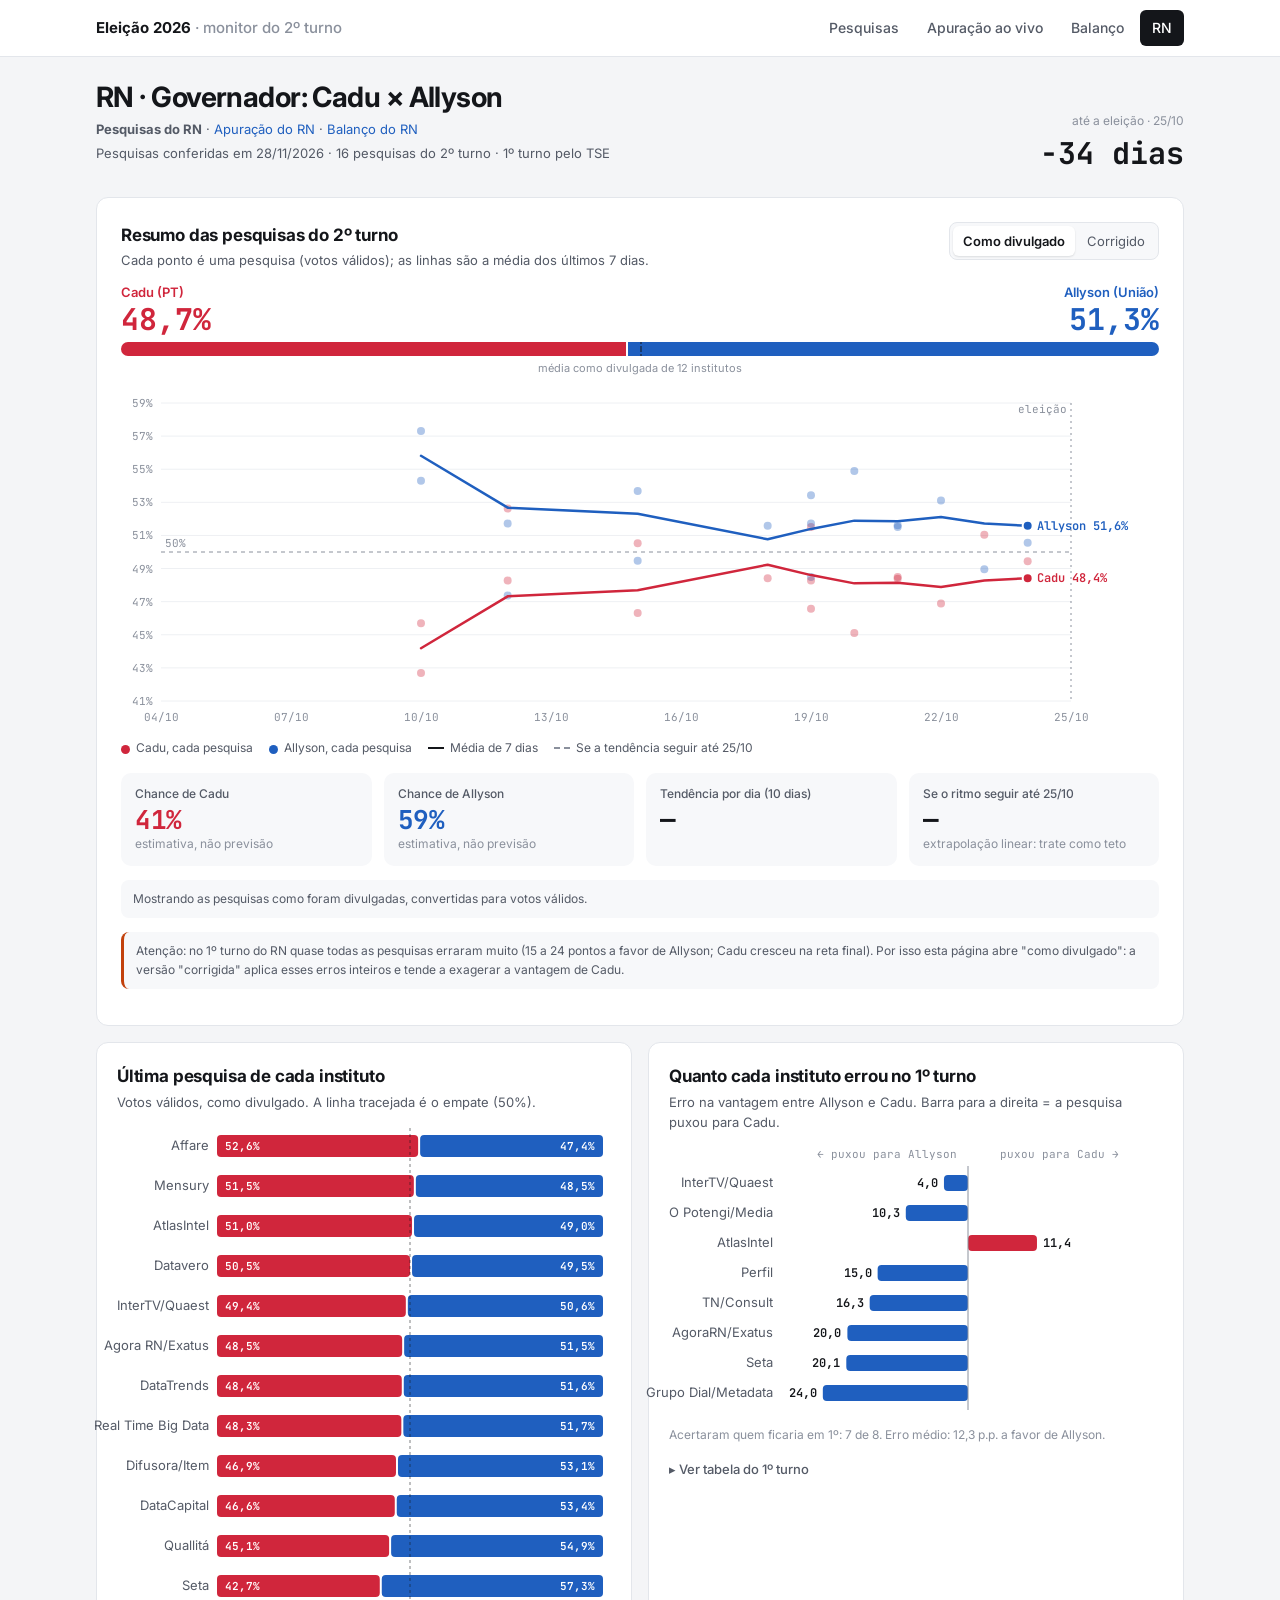
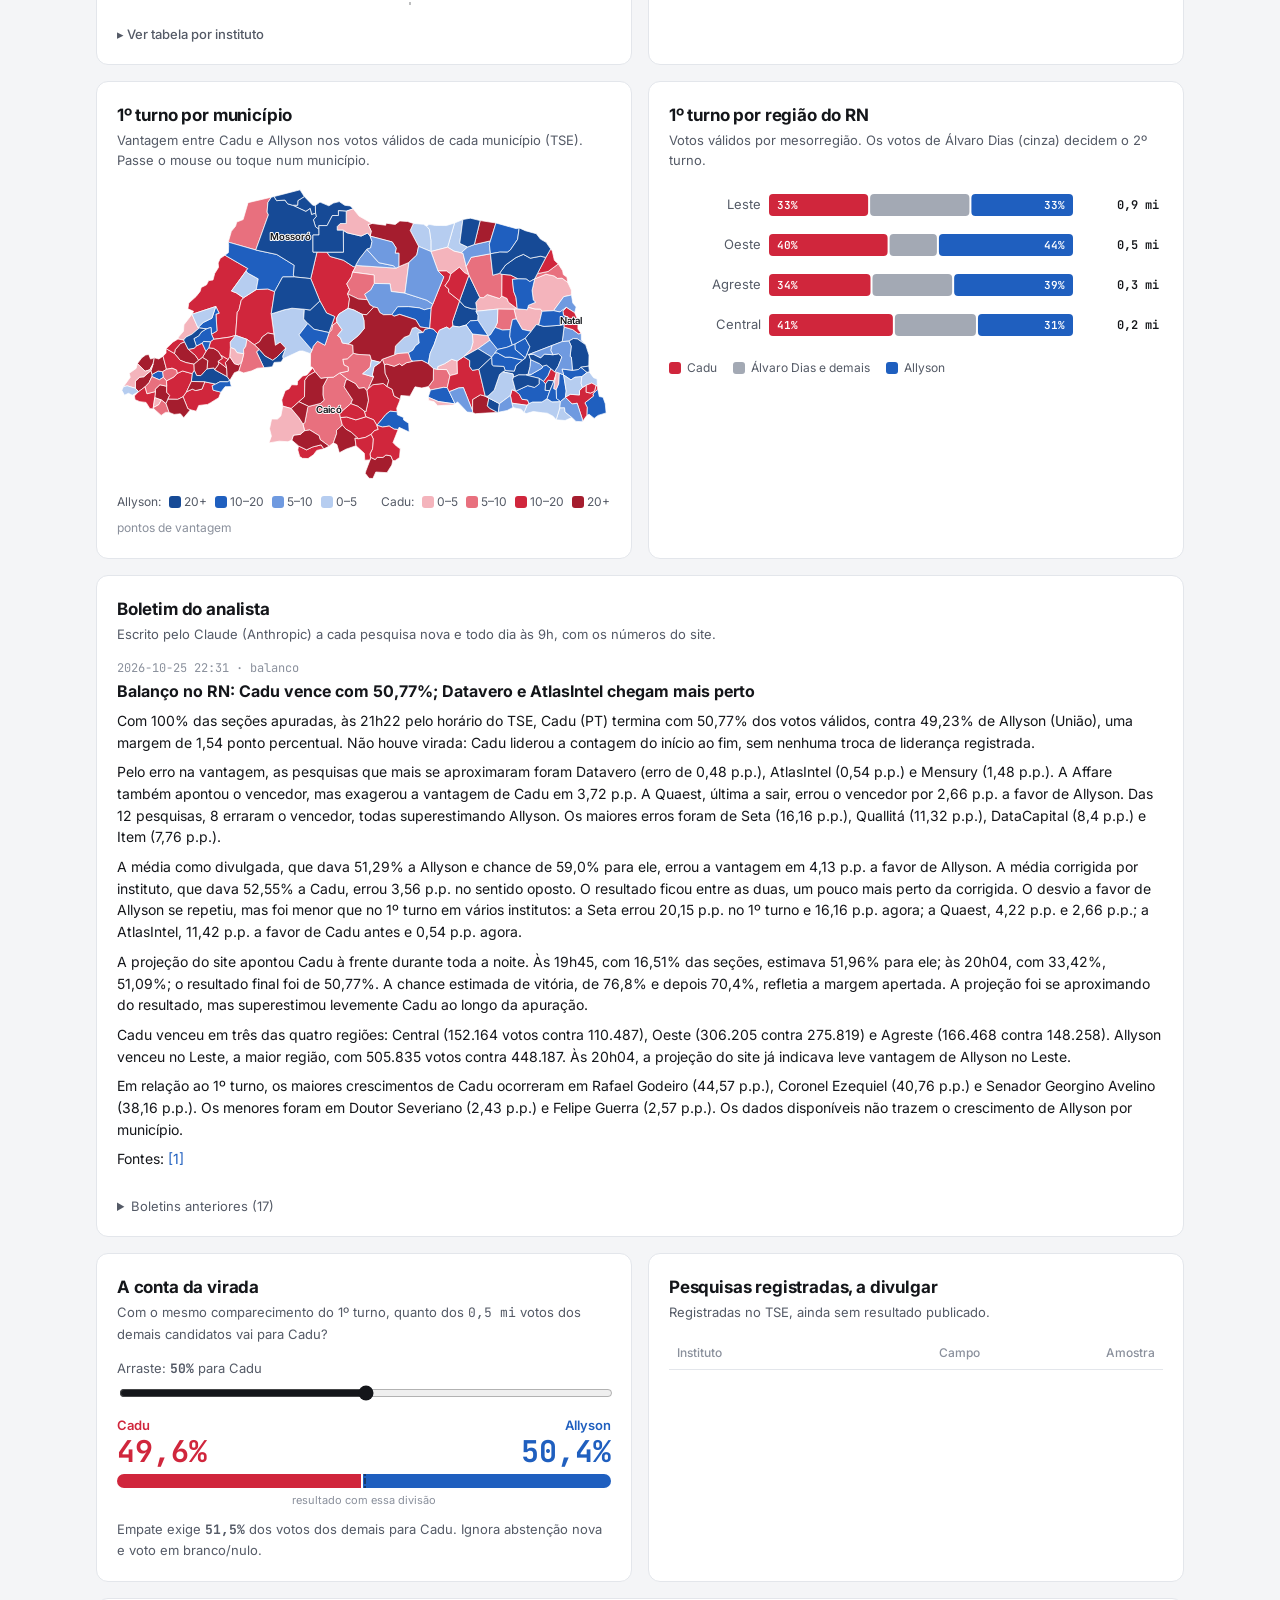
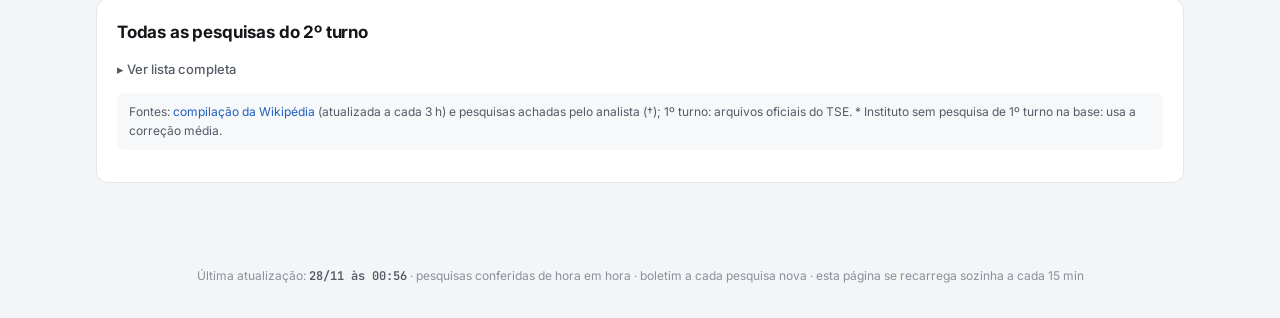
<file: painel/rn.html>
<!doctype html>
<html lang="pt-BR">
<head>
<meta charset="utf-8">
<meta name="viewport" content="width=device-width, initial-scale=1">
<meta name="color-scheme" content="light">
<title>RN · Cadu × Allyson</title>
<link rel="preconnect" href="https://fonts.googleapis.com">
<link href="https://fonts.googleapis.com/css2?family=Inter:wght@400;500;600;700&family=JetBrains+Mono:wght@400;600&display=swap" rel="stylesheet">
<link rel="stylesheet" href="estilo.css?v=13">
</head>
<body>
<nav class="barra-topo"><div class="dentro">
  <a class="marca" href="index.html">Eleição 2026<span> · monitor do 2º turno</span></a>
  <div class="abas"><a href="index.html">Pesquisas</a><a href="apuracao.html">Apuração<span class="longo"> ao vivo</span></a><a href="balanco.html">Balanço</a><a href="rn-apuracao.html" aria-current="page">RN</a></div>
</div></nav>

<main>
  <div class="titulo">
    <div>
      <h1>RN · Governador: Cadu × Allyson</h1>
      <p class="sub" style="margin:0 0 4px"><b>Pesquisas do RN</b> · <a href="rn-apuracao.html">Apuração do RN</a> · <a href="rn-balanco.html">Balanço do RN</a></p>
      <p class="sub" id="atualizado"></p>
    </div>
    <div class="contagem"><div class="mini">até a eleição · 25/10</div><div class="val num" id="dias"></div></div>
  </div>

  <section class="cartao principal">
    <div class="cabeca">
      <div>
        <h2>Resumo das pesquisas do 2º turno</h2>
        <p class="sub" style="margin:0">Cada ponto é uma pesquisa (votos válidos); as linhas são a média dos últimos 7 dias.</p>
      </div>
      <div class="seg" role="group" aria-label="Correção" id="modos">
        <button data-modo="bruta">Como divulgado</button>
        <button data-modo="instituto">Corrigido</button>
      </div>
    </div>
    <div id="duelo"></div>
    <div class="grafico" id="grafResumo" style="margin-top:12px"></div>
    <div class="legenda">
      <span><i class="ponto" style="background:var(--lula)"></i>Cadu, cada pesquisa</span>
      <span><i class="ponto" style="background:var(--flavio)"></i>Allyson, cada pesquisa</span>
      <span><i class="linha" style="border-color:var(--texto)"></i>Média de 7 dias</span>
      <span><i class="tracejada" style="border-color:var(--texto-3)"></i>Se a tendência seguir até 25/10</span>
    </div>
    <div class="kpis" id="kpis" style="margin-top:16px"></div>
    <p class="aviso" id="explicaModo"></p>
    <p class="aviso" style="border-left:3px solid var(--alerta)">Atenção: no 1º turno do RN quase todas as pesquisas erraram muito (15 a 24 pontos a favor de Allyson; Cadu cresceu na reta final). Por isso esta página abre "como divulgado": a versão "corrigida" aplica esses erros inteiros e tende a exagerar a vantagem de Cadu.</p>
  </section>

  <div class="grade">
    <section class="cartao">
      <h2>Última pesquisa de cada instituto</h2>
      <p class="sub" id="subInstitutos">Votos válidos. A linha tracejada é o empate (50%).</p>
      <div class="grafico" id="grafInstitutos"></div>
      <details class="tabela"><summary>Ver tabela por instituto</summary><div class="tabela-rola"><table id="institutos"></table></div></details>
    </section>
    <section class="cartao">
      <h2>Quanto cada instituto errou no 1º turno</h2>
      <p class="sub">Erro na vantagem entre Allyson e Cadu. Barra para a direita = a pesquisa puxou para Cadu.</p>
      <div class="grafico" id="grafErros"></div>
      <p class="mini" id="resumoErros"></p>
      <details class="tabela"><summary>Ver tabela do 1º turno</summary><div class="tabela-rola"><table id="erros1t"></table></div></details>
    </section>
  </div>

  <div class="grade">
    <section class="cartao">
      <h2>1º turno por município</h2>
      <p class="sub">Vantagem entre Cadu e Allyson nos votos válidos de cada município (TSE). Passe o mouse ou toque num município.</p>
      <div class="grafico" id="mapa1t"></div>
      <div id="legMapa1t"></div>
    </section>
    <section class="cartao">
      <h2>1º turno por região do RN</h2>
      <p class="sub">Votos válidos por mesorregião. Os votos de Álvaro Dias (cinza) decidem o 2º turno.</p>
      <div class="grafico" id="grafRegioes"></div>
      <div class="legenda">
        <span><i style="background:var(--lula)"></i>Cadu</span>
        <span><i style="background:var(--neutro)"></i>Álvaro Dias e demais</span>
        <span><i style="background:var(--flavio)"></i>Allyson</span>
      </div>
    </section>
  </div>

  <section class="cartao" id="secBoletins" style="display:none">
    <h2>Boletim do analista</h2>
    <p class="sub">Escrito pelo Claude (Anthropic) a cada pesquisa nova e todo dia às 9h, com os números do site.</p>
    <div id="boletins"></div>
  </section>

  <div class="grade">
    <section class="cartao">
      <h2>A conta da virada</h2>
      <p class="sub">Com o mesmo comparecimento do 1º turno, quanto dos <span class="num" id="outrosVotos"></span> votos dos demais candidatos vai para Cadu?</p>
      <label for="transf" class="sub" style="display:block;margin-bottom:4px">Arraste: <b class="num" id="transfValor"></b> para Cadu</label>
      <input type="range" id="transf" min="0" max="100" step="1" value="50">
      <div id="dueloTransf" style="margin-top:8px"></div>
      <p class="sub" id="empate" style="margin:10px 0 0"></p>
    </section>
    <section class="cartao">
      <h2>Pesquisas registradas, a divulgar</h2>
      <p class="sub">Registradas no TSE, ainda sem resultado publicado.</p>
      <div class="tabela-rola" style="margin-top:0"><table id="agenda"></table></div>
    </section>
  </div>

  <section class="cartao">
    <h2>Todas as pesquisas do 2º turno</h2>
    <details class="tabela"><summary>Ver lista completa</summary><div class="tabela-rola"><table id="lista2t"></table></div></details>
    <p class="aviso" id="fonte"></p>
  </section>
</main>
<footer class="rodape" id="rodape"></footer>

<script src="graficos.js?v=13"></script>
<script src="mapa-rn.js?v=1"></script>
<script>document.write('<script src="dados-rn.js?t=' + Date.now() + '"><\/script>'); /* sempre a versão mais nova dos dados, sem esperar o cache */</script>
<script>
// Adaptador: o motor desta página usa os campos lula/flavio; no RN, lula = Cadu (a) e flavio = Allyson (b).
(() => {
  const R = window.DADOS_RN, conv = p => ({ ...p, lula: p.a, flavio: p.b });
  const est = R.primeiro_turno.estado;
  window.DADOS = {
    pesquisas: { ...R.pesquisas, segundo_turno_a_divulgar: [],
      primeiro_turno_ultima_por_instituto: R.pesquisas.primeiro_turno_ultima_por_instituto.map(conv),
      segundo_turno: R.pesquisas.segundo_turno.map(conv) },
    primeiro_turno: { br: { ...est, lula: est.a, flavio: est.b, totalizado_em: "" },
      ...Object.fromEntries(Object.entries(R.primeiro_turno.municipios).map(([cd, m]) => [cd, { ...m, lula: m.a, flavio: m.b }])) },
    boletins: R.boletins || [],
  };
})();
</script>
<script>
(() => {
  const D = window.DADOS, P = D.pesquisas, BR = D.primeiro_turno.br;
  const fmt = (n, c = 1) => n.toLocaleString("pt-BR", { minimumFractionDigits: c, maximumFractionDigits: c });
  const sinal = (n, c = 1) => (n > 0 ? "+" : n < 0 ? "−" : "") + fmt(Math.abs(n), c);
  const milhoes = n => fmt(n / 1e6, 1) + " mi";
  const dataBR = s => s.slice(8, 10) + "/" + s.slice(5, 7);
  const dias = (a, b) => (new Date(b + "T12:00:00") - new Date(a + "T12:00:00")) / 864e5;
  const el = id => document.getElementById(id);
  const esc = G.esc;
  const HOJE = P.atualizado_em, ELEICAO = "2026-10-25";

  // Resultado real do 1º turno em % dos válidos (fonte: TSE).
  const real = { lula: 100 * BR.lula / BR.validos, flavio: 100 * BR.flavio / BR.validos };
  const margemReal = real.flavio - real.lula;

  // Pesquisa → votos válidos. Sem 'indecisos', o instituto já divulga válidos; com ele, a base é o que sobra.
  const validos1t = p => { const base = p.indecisos == null ? 100 : 100 - p.indecisos; return { lula: 100 * p.lula / base, flavio: 100 * p.flavio / base }; };
  const validos2t = p => ({ lula: 100 * p.lula / (p.lula + p.flavio), flavio: 100 * p.flavio / (p.lula + p.flavio) });

  // Erro de cada instituto no 1º turno, na vantagem Allyson − Cadu.
  const erros = P.primeiro_turno_ultima_por_instituto.map(p => {
    const v = validos1t(p);
    return { ...p, v, erroMargem: (v.flavio - v.lula) - margemReal };
  }).sort((a, b) => a.erroMargem - b.erroMargem);
  const erroDe = Object.fromEntries(erros.map(e => [e.instituto, e.erroMargem]));
  const erroMedio = erros.reduce((s, e) => s + e.erroMargem, 0) / erros.length;
  const desvio = Math.sqrt(erros.reduce((s, e) => s + (e.erroMargem - erroMedio) ** 2, 0) / (erros.length - 1));

  // Correção: se o instituto subestimou Allyson em X pontos no 1º turno, devolve X ao 2º.
  const correcao = (inst, modo) => modo === "bruta" ? 0 : -(erroDe[inst] ?? erroMedio);
  const p2 = P.segundo_turno.map(p => ({ ...p, v: validos2t(p), margem: validos2t(p).flavio - validos2t(p).lula }))
    .sort((a, b) => b.fim.localeCompare(a.fim));
  const ultimas = {}; for (const p of p2) if (!ultimas[p.instituto]) ultimas[p.instituto] = p;

  function media(modo) {
    let soma = 0, pesos = 0;
    for (const p of Object.values(ultimas)) {
      const peso = Math.sqrt(Math.min(p.amostra, 5000)) * Math.exp(-dias(p.fim, HOJE) / 7);
      soma += peso * (p.margem + correcao(p.instituto, modo)); pesos += peso;
    }
    return { margem: soma / pesos, n: Object.keys(ultimas).length };
  }
  function tendencia(modo) {
    const pts = p2.filter(p => dias(p.fim, HOJE) <= 10).map(p => ({ x: -dias(p.fim, HOJE), y: p.margem + correcao(p.instituto, modo) }));
    if (pts.length < 4) return null;
    const mx = pts.reduce((a, p) => a + p.x, 0) / pts.length, my = pts.reduce((a, p) => a + p.y, 0) / pts.length;
    const sxx = pts.reduce((a, p) => a + (p.x - mx) ** 2, 0);
    const b = pts.reduce((a, p) => a + (p.x - mx) * (p.y - my), 0) / sxx;
    const res = Math.sqrt(pts.reduce((a, p) => a + (p.y - (my + b * (p.x - mx))) ** 2, 0) / (pts.length - 2));
    return { b, ic: 1.96 * res / Math.sqrt(sxx), hoje: my - b * mx, dia25: my + b * (dias(HOJE, ELEICAO) - mx), n: pts.length };
  }
  const phi = x => { const t = 1 / (1 + .2316419 * Math.abs(x)); const d = .3989423 * Math.exp(-x * x / 2);
    const p = d * t * (.3193815 + t * (-.3565638 + t * (1.781478 + t * (-1.821256 + t * 1.330274)))); return x > 0 ? 1 - p : p; };
  const kpi = (rot, val, det = "", cls = "") => `<div class="kpi"><div class="rot">${rot}</div><div class="val num ${cls}">${val}</div><div class="det">${det}</div></div>`;

  el("atualizado").textContent = `Pesquisas conferidas em ${dataBR(HOJE)}/2026 · ${p2.length} pesquisas do 2º turno · 1º turno pelo TSE`;
  el("dias").textContent = Math.round(dias(HOJE, ELEICAO)) + " dias";

  // ------------------------------------------------ resumo principal
  let modo = "bruta";
  function desenhaResumo() {
    document.querySelectorAll("#modos button").forEach(b => b.setAttribute("aria-pressed", b.dataset.modo === modo));
    const m = media(modo), t = tendencia(modo);
    const lula = 50 - m.margem / 2, flavio = 50 + m.margem / 2;
    const chanceF = phi(m.margem / desvio);
    G.duelo(el("duelo"), lula, flavio, "Cadu (PT)", "Allyson (União)", `média ${modo === "bruta" ? "como divulgada" : "corrigida"} de ${m.n} institutos`);

    const pontoL = p => 50 - (p.margem + correcao(p.instituto, modo)) / 2;
    // Média móvel de 7 dias em cada data de término, com só a pesquisa mais recente de cada instituto na janela.
    const datas = [...new Set(p2.map(p => p.fim))].sort();
    const mediaEm = dt => { const janela = {}; for (const p of p2) if (dias(p.fim, dt) >= 0 && dias(p.fim, dt) < 7 && !janela[p.instituto]) janela[p.instituto] = p;
      const v = Object.values(janela); return v.reduce((a, p) => a + pontoL(p), 0) / v.length; };
    const serieL = datas.map(dt => [dt, mediaEm(dt)]);
    const vals = p2.map(pontoL);
    const lim = Math.max(8, Math.ceil(Math.max(...vals.map(v => Math.abs(v - 50))) + 1));
    const series = [
      { nome: "Cadu", cor: "var(--lula)", pontos: serieL },
      { nome: "Allyson", cor: "var(--flavio)", pontos: serieL.map(([d, v]) => [d, 100 - v]) },
    ];
    if (t) {
      const ultimo = serieL.at(-1)[0];
      const fimL = 50 - t.dia25 / 2, iniL = serieL.at(-1)[1];
      series.push({ nome: "", cor: "var(--lula)", pontos: [[ultimo, iniL], [ELEICAO, fimL]], tracejada: true, largura: 1.5, opacidade: .45, rotulo: false });
      series.push({ nome: "", cor: "var(--flavio)", pontos: [[ultimo, 100 - iniL], [ELEICAO, 100 - fimL]], tracejada: true, largura: 1.5, opacidade: .45, rotulo: false });
    }
    G.linhas(el("grafResumo"), {
      rotulo: "Cadu e Allyson nas pesquisas do 2º turno",
      x: { min: "2026-10-04", max: ELEICAO },
      y: { min: 50 - lim, max: 50 + lim, passo: lim > 10 ? 4 : 2, fmt: v => v + "%", fmtValor: v => fmt(v) + "%" },
      series,
      pontos: p2.flatMap(p => [{ x: p.fim, y: pontoL(p), cor: "var(--lula)" }, { x: p.fim, y: 100 - pontoL(p), cor: "var(--flavio)" }]),
      refY: [{ y: 50, rotulo: "50%" }],
      refX: [{ x: HOJE, rotulo: "hoje" }, { x: ELEICAO, rotulo: "eleição" }],
      dicaX: dt => {
        const doDia = p2.filter(p => p.fim === dt);
        const mm = serieL.find(s => s[0] === dt);
        return `<b>${dataBR(dt)}</b>` + (mm ? `<br>Média: <span class="q" style="background:var(--lula)"></span>${fmt(mm[1])}% × <span class="q" style="background:var(--flavio)"></span>${fmt(100 - mm[1])}%` : "") +
          doDia.map(p => `<br>${esc(p.instituto)}: ${fmt(pontoL(p))}% × ${fmt(100 - pontoL(p))}%`).join("");
      },
    });

    const tTexto = t ? `${t.b === 0 ? "estável" : (t.b > 0 ? "Allyson" : "Cadu") + " +" + fmt(Math.abs(t.b), 2)}` : "—";
    el("kpis").innerHTML =
      kpi("Chance de Cadu", fmt(100 * (1 - chanceF), 0) + "%", "estimativa, não previsão", "lula") +
      kpi("Chance de Allyson", fmt(100 * chanceF, 0) + "%", "estimativa, não previsão", "flavio") +
      kpi("Tendência por dia (10 dias)", tTexto, t ? (Math.abs(t.b) < t.ic ? "não dá para distinguir de estabilidade" : `±${fmt(t.ic, 2)} por dia (95%)`) : "") +
      kpi("Se o ritmo seguir até 25/10", t ? (t.dia25 >= 0 ? "Allyson " : "Cadu ") + sinal(Math.abs(t.dia25)) : "—", "extrapolação linear: trate como teto");
    el("explicaModo").innerHTML = modo === "bruta"
      ? "Mostrando as pesquisas como foram divulgadas, convertidas para votos válidos."
      : `Mostrando as pesquisas corrigidas: cada instituto recebe de volta o erro que teve no 1º turno. Em média, as pesquisas do 1º turno puxaram ${fmt(Math.abs(erroMedio))} ponto(s) para ${erroMedio < 0 ? "Cadu" : "Allyson"} na vantagem. A chance usa como incerteza a dispersão desses erros (${fmt(desvio)} p.p.).`;
    desenhaInstitutos();
  }
  document.querySelectorAll("#modos button").forEach(b => b.addEventListener("click", () => { modo = b.dataset.modo; desenhaResumo(); }));

  // ------------------------------------------------ última pesquisa de cada instituto
  function desenhaInstitutos() {
    // Uma barra Cadu × Allyson por instituto, no mesmo modo (divulgado ou corrigido) do gráfico principal.
    const lista = Object.values(ultimas).map(p => { const L = 50 - (p.margem + correcao(p.instituto, modo)) / 2; return { p, L, F: 100 - L }; })
      .sort((a, b) => b.L - a.L);
    el("subInstitutos").textContent = `Votos válidos, ${modo === "bruta" ? "como divulgado" : "corrigido pelo erro de cada instituto no 1º turno"}. A linha tracejada é o empate (50%).`;
    G.empilhadas(el("grafInstitutos"), {
      direita: true, meio: true, larguraDireita: 112, direitaCelular: false,
      itens: lista.map(l => {
        const v = Math.abs(l.L - l.F), quem = l.L > l.F ? "Cadu" : l.F > l.L ? "Allyson" : "Empate";
        return {
          rotulo: l.p.instituto,
          partes: [{ valor: l.L, cor: "var(--lula)", texto: fmt(l.L) + "%" }, { valor: l.F, cor: "var(--flavio)", texto: fmt(l.F) + "%" }],
          direita: quem === "Empate" ? "empate" : `${quem} +${fmt(v)}`, corDireita: quem === "Cadu" ? "var(--lula)" : quem === "Allyson" ? "var(--flavio)" : null,
          dica: `<b>${esc(l.p.instituto)}</b> · campo ${dataBR(l.p.inicio)}–${dataBR(l.p.fim)}<br>Divulgado (válidos): Cadu ${fmt(l.p.v.lula)}% × Allyson ${fmt(l.p.v.flavio)}%` +
            (modo === "bruta" ? "" : `<br>Corrigido: Cadu ${fmt(l.L)}% × Allyson ${fmt(l.F)}%${erroDe[l.p.instituto] == null ? " (erro médio)" : ""}`) +
            `<br>Amostra ${l.p.amostra.toLocaleString("pt-BR")}`,
        };
      }),
    });
  }

  // ------------------------------------------------ erros do 1º turno
  const maxErro = Math.ceil(Math.max(...erros.map(e => Math.abs(e.erroMargem))));
  G.barras(el("grafErros"), {
    divergente: true, max: maxErro, rotuloNeg: "← puxou para Allyson", rotuloPos: "puxou para Cadu →",
    itens: [...erros].sort((a, b) => Math.abs(a.erroMargem) - Math.abs(b.erroMargem)).map(e => ({
      rotulo: e.instituto, valor: -e.erroMargem, cor: e.erroMargem < 0 ? "var(--lula)" : "var(--flavio)",
      texto: fmt(Math.abs(e.erroMargem)),
      dica: `<b>${esc(e.instituto)}</b> · ${dataBR(e.fim)}<br>Pesquisa: Cadu ${fmt(e.v.lula)}% × Allyson ${fmt(e.v.flavio)}%<br>Urna: Cadu ${fmt(real.lula)}% × Allyson ${fmt(real.flavio)}%<br>Líder certo? ${e.v.flavio > e.v.lula ? "sim" : "não"}`,
    })),
  });
  const acertaram = erros.filter(e => e.v.flavio > e.v.lula).length;
  el("resumoErros").textContent = `Acertaram quem ficaria em 1º: ${acertaram} de ${erros.length}. Erro médio: ${fmt(Math.abs(erroMedio))} p.p. a favor de ${erroMedio < 0 ? "Cadu" : "Allyson"}.`;
  el("erros1t").innerHTML = `<tr><th>Instituto</th><th>Data</th><th>Cadu</th><th>Allyson</th><th>Erro vantagem</th><th>Líder certo?</th></tr>` +
    `<tr class="destaque"><td>Resultado TSE</td><td class="num">04/10</td><td class="num">${fmt(real.lula)}</td><td class="num">${fmt(real.flavio)}</td><td></td><td></td></tr>` +
    [...erros].sort((a, b) => Math.abs(a.erroMargem) - Math.abs(b.erroMargem)).map(e => `<tr><td>${esc(e.instituto)}</td><td class="num">${dataBR(e.fim)}</td><td class="num">${fmt(e.v.lula)}</td><td class="num">${fmt(e.v.flavio)}</td><td class="num">${sinal(e.erroMargem)}</td><td>${e.v.flavio > e.v.lula ? "sim" : "não"}</td></tr>`).join("");

  // ------------------------------------------------ tabela por instituto (2º turno)
  el("institutos").innerHTML = `<tr><th>Instituto</th><th>Nº</th><th>Cadu 1ª → última</th><th>Variação</th><th>Erro 1º turno</th></tr>` +
    [...new Set(p2.map(p => p.instituto))].map(nome => {
      const meus = p2.filter(p => p.instituto === nome).sort((a, b) => a.fim.localeCompare(b.fim));
      const d = meus.at(-1).v.lula - meus[0].v.lula;
      return `<tr><td>${esc(nome)}</td><td class="num">${meus.length}</td><td class="num">${fmt(meus[0].v.lula)} → ${fmt(meus.at(-1).v.lula)}</td><td class="num">${meus.length > 1 ? sinal(d) : "—"}</td><td class="num">${erroDe[nome] == null ? "—" : sinal(erroDe[nome])}</td></tr>`;
    }).join("");

  // ------------------------------------------------ conta da virada
  el("outrosVotos").textContent = milhoes(BR.outros);
  const empate = (BR.flavio - BR.lula + BR.outros) / (2 * BR.outros);
  function desenhaTransf() {
    const t = +el("transf").value / 100;
    el("transfValor").textContent = fmt(100 * t, 0) + "%";
    G.duelo(el("dueloTransf"), BR.lula + t * BR.outros, BR.flavio + (1 - t) * BR.outros, "Cadu", "Allyson", "resultado com essa divisão");
    el("empate").innerHTML = `Empate exige <b class="num">${fmt(100 * empate)}%</b> dos votos dos demais para Cadu. Ignora abstenção nova e voto em branco/nulo.`;
  }
  el("transf").addEventListener("input", desenhaTransf);
  desenhaTransf();

  // ------------------------------------------------ regiões (1º turno)
  const nomes = { Leste: "Leste", Agreste: "Agreste", Central: "Central", Oeste: "Oeste" };
  const reg = {};
  for (const [uf, r] of Object.entries(D.primeiro_turno)) { if (uf === "br") continue;
    const g = reg[r.regiao] ??= { lula: 0, flavio: 0, outros: 0, validos: 0 }; g.lula += r.lula; g.flavio += r.flavio; g.outros += r.outros; g.validos += r.validos; }
  G.empilhadas(el("grafRegioes"), {
    direita: true,
    itens: Object.entries(reg).filter(([k]) => k !== "EX").sort((a, b) => b[1].validos - a[1].validos).map(([k, g]) => ({
      rotulo: nomes[k], direita: milhoes(g.validos),
      partes: [{ valor: g.lula, cor: "var(--lula)", texto: fmt(100 * g.lula / g.validos, 0) + "%" }, { valor: g.outros, cor: "var(--neutro)" },
               { valor: g.flavio, cor: "var(--flavio)", texto: fmt(100 * g.flavio / g.validos, 0) + "%" }],
      dica: `<b>${nomes[k]}</b> · ${milhoes(g.validos)} válidos<br>Cadu ${fmt(100 * g.lula / g.validos)}% · Allyson ${fmt(100 * g.flavio / g.validos)}% · demais ${fmt(100 * g.outros / g.validos)}%<br>Saldo: ${g.lula > g.flavio ? "Cadu" : "Allyson"} +${milhoes(Math.abs(g.lula - g.flavio))}`,
    })),
  });

  // ------------------------------------------------ mapa do 1º turno (municípios)
  const valores1t = {}, rotulos = {};
  // Só três rótulos, espaçados: a região metropolitana de Natal é pequena demais para mais nomes.
  const maiores = Object.values(DADOS_RN.primeiro_turno.municipios).filter(m => ["Natal", "Mossoró", "Caicó"].includes(m.nome));
  for (const m of Object.values(DADOS_RN.primeiro_turno.municipios)) {
    const l = 100 * m.a / m.validos, f = 100 * m.b / m.validos, t = 100 * m.terceiro / m.validos, mg = l - f;
    valores1t[m.ibge] = { cor: G.corMargem(mg),
      dica: `<b>${esc(m.nome)}</b> · ${esc(m.regiao)}<br>Cadu ${fmt(l)}% · Allyson ${fmt(f)}% · Álvaro ${fmt(t)}%<br>Vantagem: ${mg >= 0 ? "Cadu" : "Allyson"} +${fmt(Math.abs(mg))} · ${m.validos.toLocaleString("pt-BR")} válidos` };
  }
  for (const m of maiores) rotulos[m.ibge] = m.nome;
  G.mapa(el("mapa1t"), { base: window.MAPA_RN, valores: valores1t, rotulos, alturaMax: 460, rotulo: "Resultado do 1º turno por município do RN" });
  el("legMapa1t").innerHTML = G.legendaMapa("Cadu", "Allyson");

  // ------------------------------------------------ boletins
  const bol = D.boletins || [];
  if (bol.length) {
    el("secBoletins").style.display = "block";
    const bloco = b => `<div class="boletim"><div class="quando num">${esc(b.quando).replace("T", " ").slice(0, 16)} · ${esc(b.tipo)}</div>` +
      `<h3>${esc(b.titulo)}</h3>${(b.paragrafos || []).map(t => `<p>${esc(t)}</p>`).join("")}` +
      `${(b.fontes || []).length ? `<p class="mini">Fontes: ${b.fontes.map((u, i) => `<a href="${esc(u)}" rel="noopener">[${i + 1}]</a>`).join(" ")}</p>` : ""}</div>`;
    el("boletins").innerHTML = bloco(bol[0]) + (bol.length > 1 ? `<details class="anteriores"><summary>Boletins anteriores (${bol.length - 1})</summary>${bol.slice(1).map(bloco).join("")}</details>` : "");
  }

  // ------------------------------------------------ agenda e lista completa
  el("agenda").innerHTML = `<tr><th>Instituto</th><th>Campo</th><th>Amostra</th></tr>` +
    [...P.segundo_turno_a_divulgar].sort((a, b) => a.fim.localeCompare(b.fim)).map(p =>
      `<tr class="pend"><td>${esc(p.instituto)}</td><td class="num">${dataBR(p.inicio)}–${dataBR(p.fim)}</td><td class="num">${p.amostra.toLocaleString("pt-BR")}</td></tr>`).join("") ||
    `<tr><td colspan="3" class="sub">Nenhuma no momento.</td></tr>`;
  el("lista2t").innerHTML = `<tr><th>Instituto</th><th>Campo</th><th>Amostra</th><th>Divulgado L × F</th><th>Válidos Cadu</th><th>Válidos Allyson</th><th>Corrigida</th></tr>` +
    p2.map(p => { const c = p.margem + correcao(p.instituto, "instituto");
      return `<tr><td>${esc(p.instituto)}${p.fonte === "extra" ? " †" : ""}</td><td class="num">${dataBR(p.inicio)}–${dataBR(p.fim)}</td><td class="num">${p.amostra.toLocaleString("pt-BR")}</td>` +
        `<td class="num">${fmt(p.lula)} × ${fmt(p.flavio)}</td><td class="num">${fmt(p.v.lula)}</td><td class="num">${fmt(p.v.flavio)}</td>` +
        `<td class="num">${c >= 0 ? "F" : "L"} +${fmt(Math.abs(c))}${erroDe[p.instituto] == null ? "*" : ""}</td></tr>`; }).join("");
  el("fonte").innerHTML = `Fontes: <a href="${P.fonte}">compilação da Wikipédia</a> (atualizada a cada 3 h) e pesquisas achadas pelo analista (†); 1º turno: arquivos oficiais do TSE. * Instituto sem pesquisa de 1º turno na base: usa a correção média.`;

  // Rodapé: quando o robô conferiu as pesquisas pela última vez e o ritmo de cada atualização.
  const conf = P.conferido_em || P.atualizado_em;
  const quando = conf.length > 10 ? `${dataBR(conf)} às ${conf.slice(11, 16)}` : dataBR(conf);
  el("rodape").innerHTML = `Última atualização: <b class="num">${quando}</b> · pesquisas conferidas de hora em hora · boletim a cada pesquisa nova · esta página se recarrega sozinha a cada 15 min`;

  desenhaResumo();
  // O robô atualiza as pesquisas a cada 3 h; a página se recarrega a cada 15 min para pegar a versão nova.
  setTimeout(() => location.reload(), 15 * 60 * 1000);
})();
</script>
</body>
</html>
</file>
<file: painel/estilo.css>
/* Tema claro único das três páginas. Sem modo escuro de propósito: o site é lido de dia e de noite
   no mesmo visual, e os gráficos foram calibrados contra este fundo. */
:root {
  color-scheme: light;
  --fundo: #f4f5f7;
  --cartao: #ffffff;
  --texto: #14161a;
  --texto-2: #545a66;
  --texto-3: #8a909c;
  --linha: #e3e6eb;
  --grade: #eef0f3;
  --lula: #d0263c;
  --lula-claro: #f9dde1;
  --flavio: #1f5fbf;
  --flavio-claro: #dbe6f7;
  --neutro: #a3a9b4;
  --destaque: #f7f8fa;
  --alerta: #c2410c;
  --marca: #14161a;
}

* { box-sizing: border-box; }
html { background: var(--fundo); }
body { margin: 0; background: var(--fundo); color: var(--texto); font: 15px/1.55 Inter, system-ui, -apple-system, "Segoe UI", sans-serif; -webkit-font-smoothing: antialiased; }
a { color: var(--flavio); text-decoration: none; }
a:hover { text-decoration: underline; }
.num { font-family: "JetBrains Mono", ui-monospace, monospace; font-variant-numeric: tabular-nums; }
.lula { color: var(--lula); }
.flavio { color: var(--flavio); }

/* Barra de navegação */
.barra-topo { background: var(--cartao); border-bottom: 1px solid var(--linha); position: sticky; top: 0; z-index: 10; }
.barra-topo .dentro { max-width: 1120px; margin: 0 auto; padding: 0 16px; display: flex; align-items: center; gap: 20px; height: 56px; overflow-x: auto; }
.marca { font-weight: 700; font-size: 15px; white-space: nowrap; color: var(--texto); }
.marca span { color: var(--texto-3); font-weight: 500; }
.abas { display: flex; gap: 4px; margin-left: auto; }
.abas a { color: var(--texto-2); padding: 7px 12px; border-radius: 6px; font-size: 14px; font-weight: 500; white-space: nowrap; }
.abas a:hover { background: var(--destaque); text-decoration: none; }
.abas a[aria-current="page"] { background: var(--texto); color: #fff; }

main { max-width: 1120px; margin: 0 auto; padding: 24px 16px 64px; }
.titulo { display: flex; justify-content: space-between; align-items: flex-end; gap: 16px; flex-wrap: wrap; margin-bottom: 20px; }
h1 { font-size: 28px; line-height: 1.2; margin: 0 0 4px; letter-spacing: -.02em; }
h2 { font-size: 17px; margin: 0 0 2px; letter-spacing: -.01em; }
.sub { color: var(--texto-2); font-size: 13px; margin: 0 0 14px; }
.mini { color: var(--texto-3); font-size: 12px; }

.cartao { background: var(--cartao); border: 1px solid var(--linha); border-radius: 12px; padding: 20px; margin-bottom: 16px; }
.cartao.principal { padding: 24px; }
.grade { display: grid; gap: 16px; grid-template-columns: repeat(auto-fit, minmax(320px, 1fr)); margin-bottom: 16px; }
.grade > .cartao { margin-bottom: 0; }
.cabeca { display: flex; justify-content: space-between; align-items: flex-start; gap: 12px; flex-wrap: wrap; margin-bottom: 12px; }

/* Números de destaque */
.kpis { display: grid; gap: 12px; grid-template-columns: repeat(auto-fit, minmax(160px, 1fr)); }
.kpi { background: var(--destaque); border-radius: 10px; padding: 12px 14px; }
.kpi .rot { font-size: 12px; color: var(--texto-2); font-weight: 500; }
.kpi .val { font-size: 26px; font-weight: 700; line-height: 1.2; letter-spacing: -.01em; }
.kpi .det { font-size: 12px; color: var(--texto-3); }
.contagem { text-align: right; }
.contagem .val { font-size: 30px; font-weight: 700; }

/* Barra dividida Lula × Flávio */
.duelo { margin: 6px 0 4px; }
.duelo .nomes { display: flex; justify-content: space-between; font-size: 13px; font-weight: 600; margin-bottom: 6px; }
.duelo .nomes b { font-size: 30px; font-weight: 700; display: block; line-height: 1.1; }
.duelo .trilho { position: relative; display: flex; height: 14px; border-radius: 7px; overflow: hidden; gap: 2px; background: var(--cartao); }
.duelo .trilho span { display: block; height: 100%; }
.duelo .trilho::after { content: ""; position: absolute; left: 50%; top: -4px; bottom: -4px; border-left: 2px dashed var(--texto); opacity: .5; }
.duelo .legenda-meio { text-align: center; font-size: 11px; color: var(--texto-3); margin-top: 4px; }

/* Controles */
.seg { display: inline-flex; background: var(--destaque); border: 1px solid var(--linha); border-radius: 8px; padding: 3px; gap: 2px; }
.seg button { border: 0; background: transparent; color: var(--texto-2); padding: 5px 10px; font: inherit; font-size: 13px; border-radius: 6px; cursor: pointer; white-space: nowrap; }
.seg button[aria-pressed="true"] { background: var(--cartao); color: var(--texto); font-weight: 600; box-shadow: 0 1px 2px rgba(20, 22, 26, .12); }
input[type=range] { width: 100%; accent-color: var(--texto); }

/* Gráficos */
.grafico { position: relative; width: 100%; }
.grafico svg { display: block; width: 100%; height: auto; overflow: visible; }
.grafico text { fill: var(--texto-3); font: 11px "JetBrains Mono", ui-monospace, monospace; }
.grafico .rotulo-dado { fill: var(--texto); font-weight: 600; font-size: 12px; }
.grafico .rotulo-cat { fill: var(--texto-2); font: 13px Inter, system-ui, sans-serif; }
.grafico .grade-l { stroke: var(--grade); }
.grafico .eixo-zero { stroke: var(--texto-3); }
.legenda { display: flex; gap: 16px; flex-wrap: wrap; font-size: 12px; color: var(--texto-2); margin-top: 10px; }
.legenda i { display: inline-block; width: 12px; height: 12px; border-radius: 3px; vertical-align: -2px; margin-right: 6px; }
.legenda i.linha { height: 0; border-top: 2px solid; border-radius: 0; width: 16px; vertical-align: middle; }
.legenda i.tracejada { height: 0; border-top: 2px dashed; border-radius: 0; width: 16px; vertical-align: middle; }
.legenda i.ponto { width: 9px; height: 9px; border-radius: 50%; }
.dica { position: absolute; pointer-events: none; background: var(--texto); color: #fff; font-size: 12px; line-height: 1.45; padding: 8px 10px; border-radius: 8px; white-space: nowrap; z-index: 5; opacity: 0; transition: opacity .1s; }
.dica b { font-weight: 600; }
.dica .q { display: inline-block; width: 8px; height: 8px; border-radius: 2px; margin-right: 6px; }

/* Tabelas (sempre recolhidas atrás dos gráficos) */
details.tabela { margin-top: 14px; }
details.tabela > summary { cursor: pointer; color: var(--texto-2); font-size: 13px; font-weight: 500; list-style: none; }
details.tabela > summary::before { content: "▸ "; }
details.tabela[open] > summary::before { content: "▾ "; }
.tabela-rola { overflow-x: auto; margin-top: 10px; }
table { width: 100%; border-collapse: collapse; font-size: 13px; }
th, td { padding: 7px 8px; border-bottom: 1px solid var(--linha); text-align: right; white-space: nowrap; }
th:first-child, td:first-child { text-align: left; }
th { color: var(--texto-3); font-weight: 500; font-size: 12px; }
tr.destaque td { font-weight: 600; background: var(--destaque); }
.pend td { color: var(--texto-2); }

.aviso { font-size: 12px; color: var(--texto-2); background: var(--destaque); border-radius: 8px; padding: 10px 12px; margin-top: 14px; }
.faixa { color: #fff; font-weight: 600; padding: 10px 14px; border-radius: 10px; margin-bottom: 16px; display: none; }

/* Boletins */
.boletim { padding: 0 0 4px; margin: 0 0 14px; }
.boletim h3 { font-size: 16px; margin: 2px 0 6px; }
.boletim p { margin: 0 0 8px; font-size: 14px; color: var(--texto); }
.boletim .quando { font-size: 12px; color: var(--texto-3); }
details.anteriores summary { cursor: pointer; color: var(--texto-2); font-size: 13px; }

/* Rodapé discreto com a última atualização */
.rodape { max-width: 1120px; margin: 0 auto; padding: 4px 16px 32px; color: var(--texto-3); font-size: 12px; text-align: center; }
.rodape b { font-weight: 600; color: var(--texto-2); }

@media (max-width: 560px) {
  h1 { font-size: 23px; }
  .cartao, .cartao.principal { padding: 16px; }
  .duelo .nomes b { font-size: 24px; }
  .kpi .val { font-size: 22px; }
  .marca span, .abas .longo { display: none; }
  .barra-topo .dentro { gap: 10px; }
  .abas a { padding: 7px 9px; }
}
</file>
